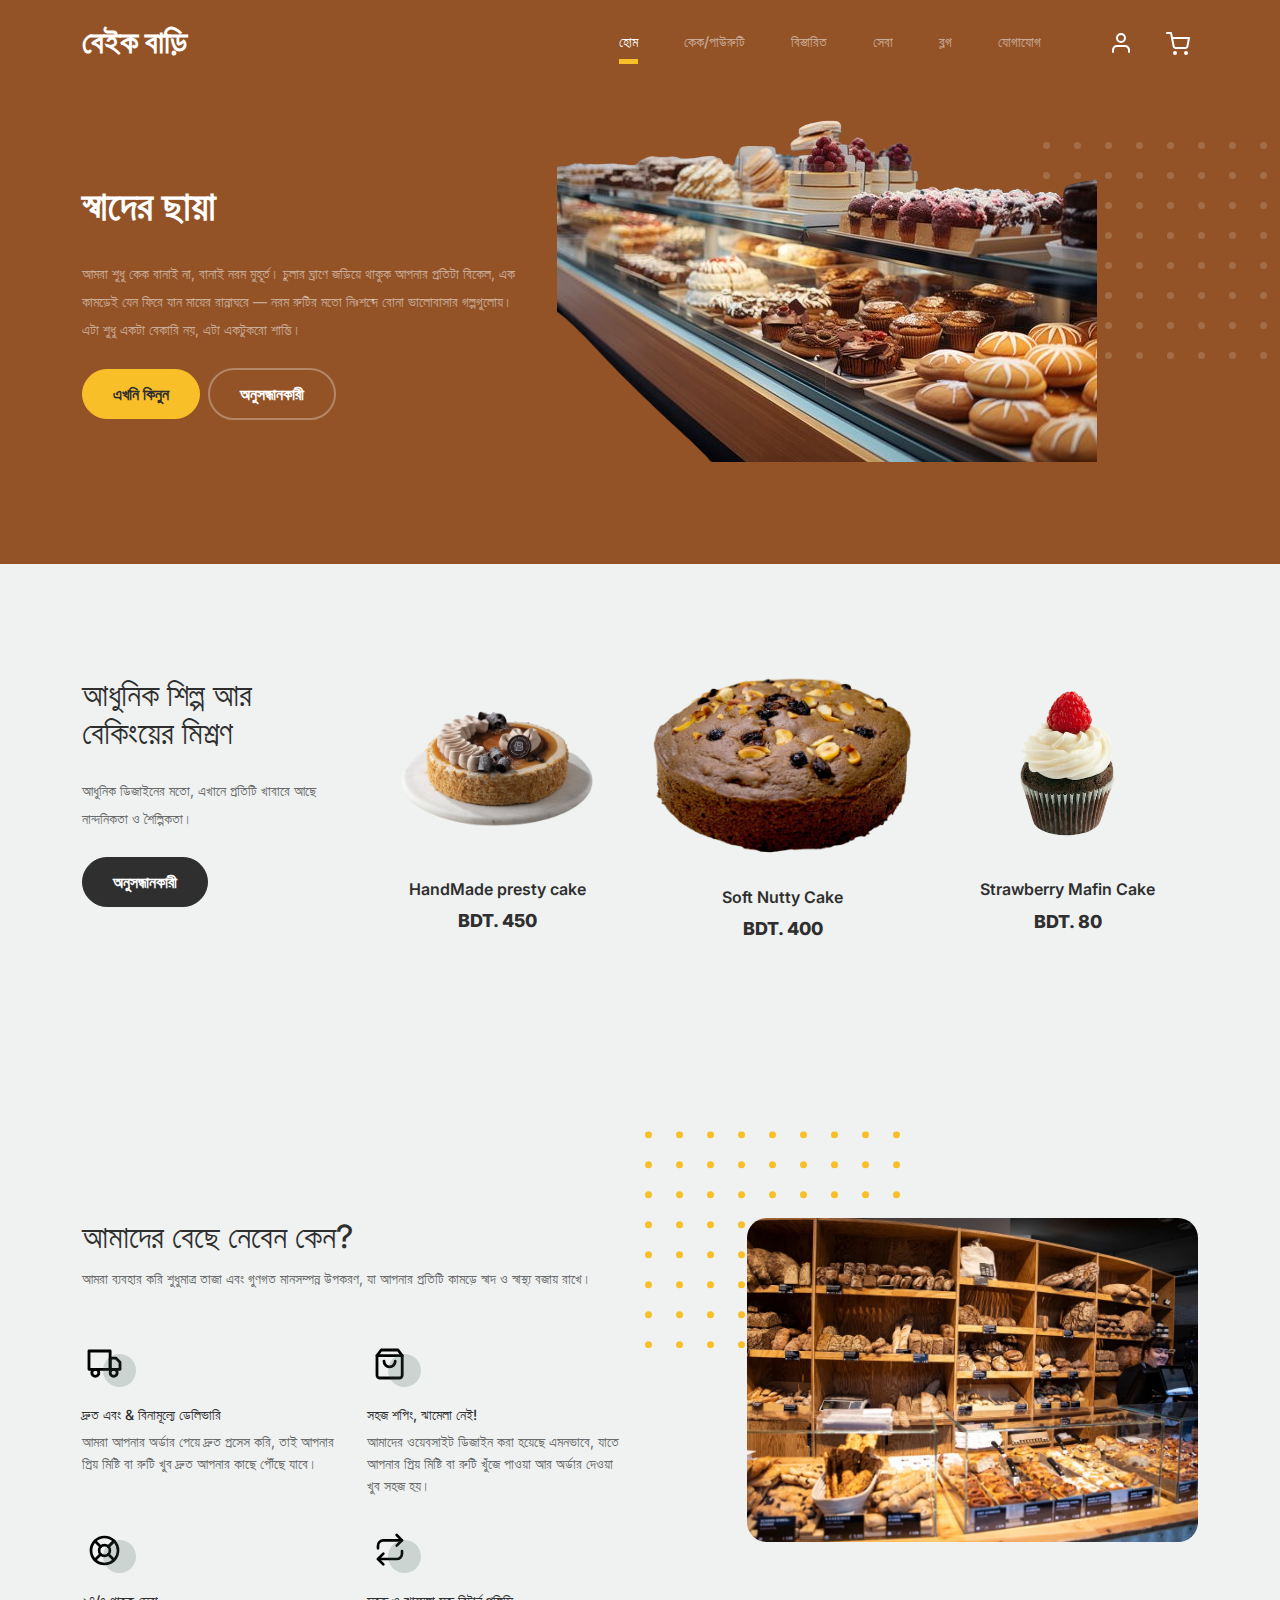
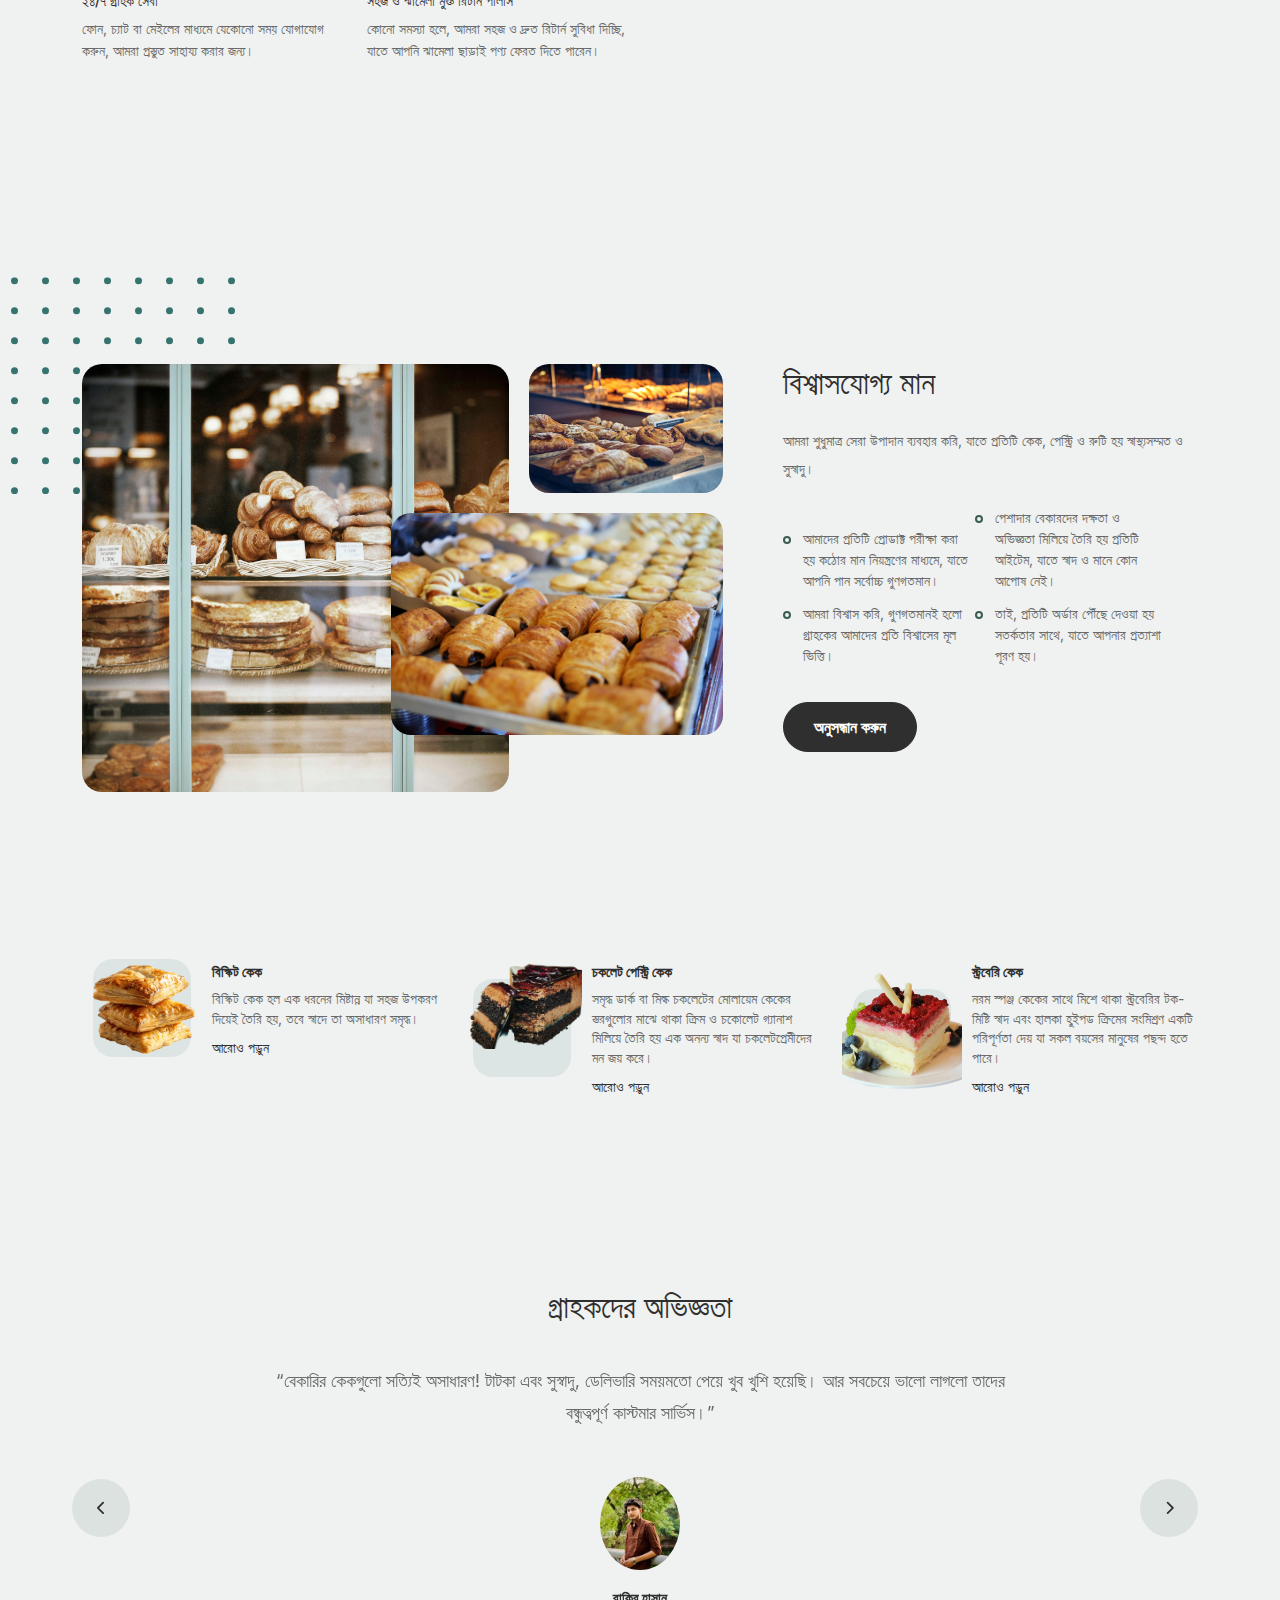
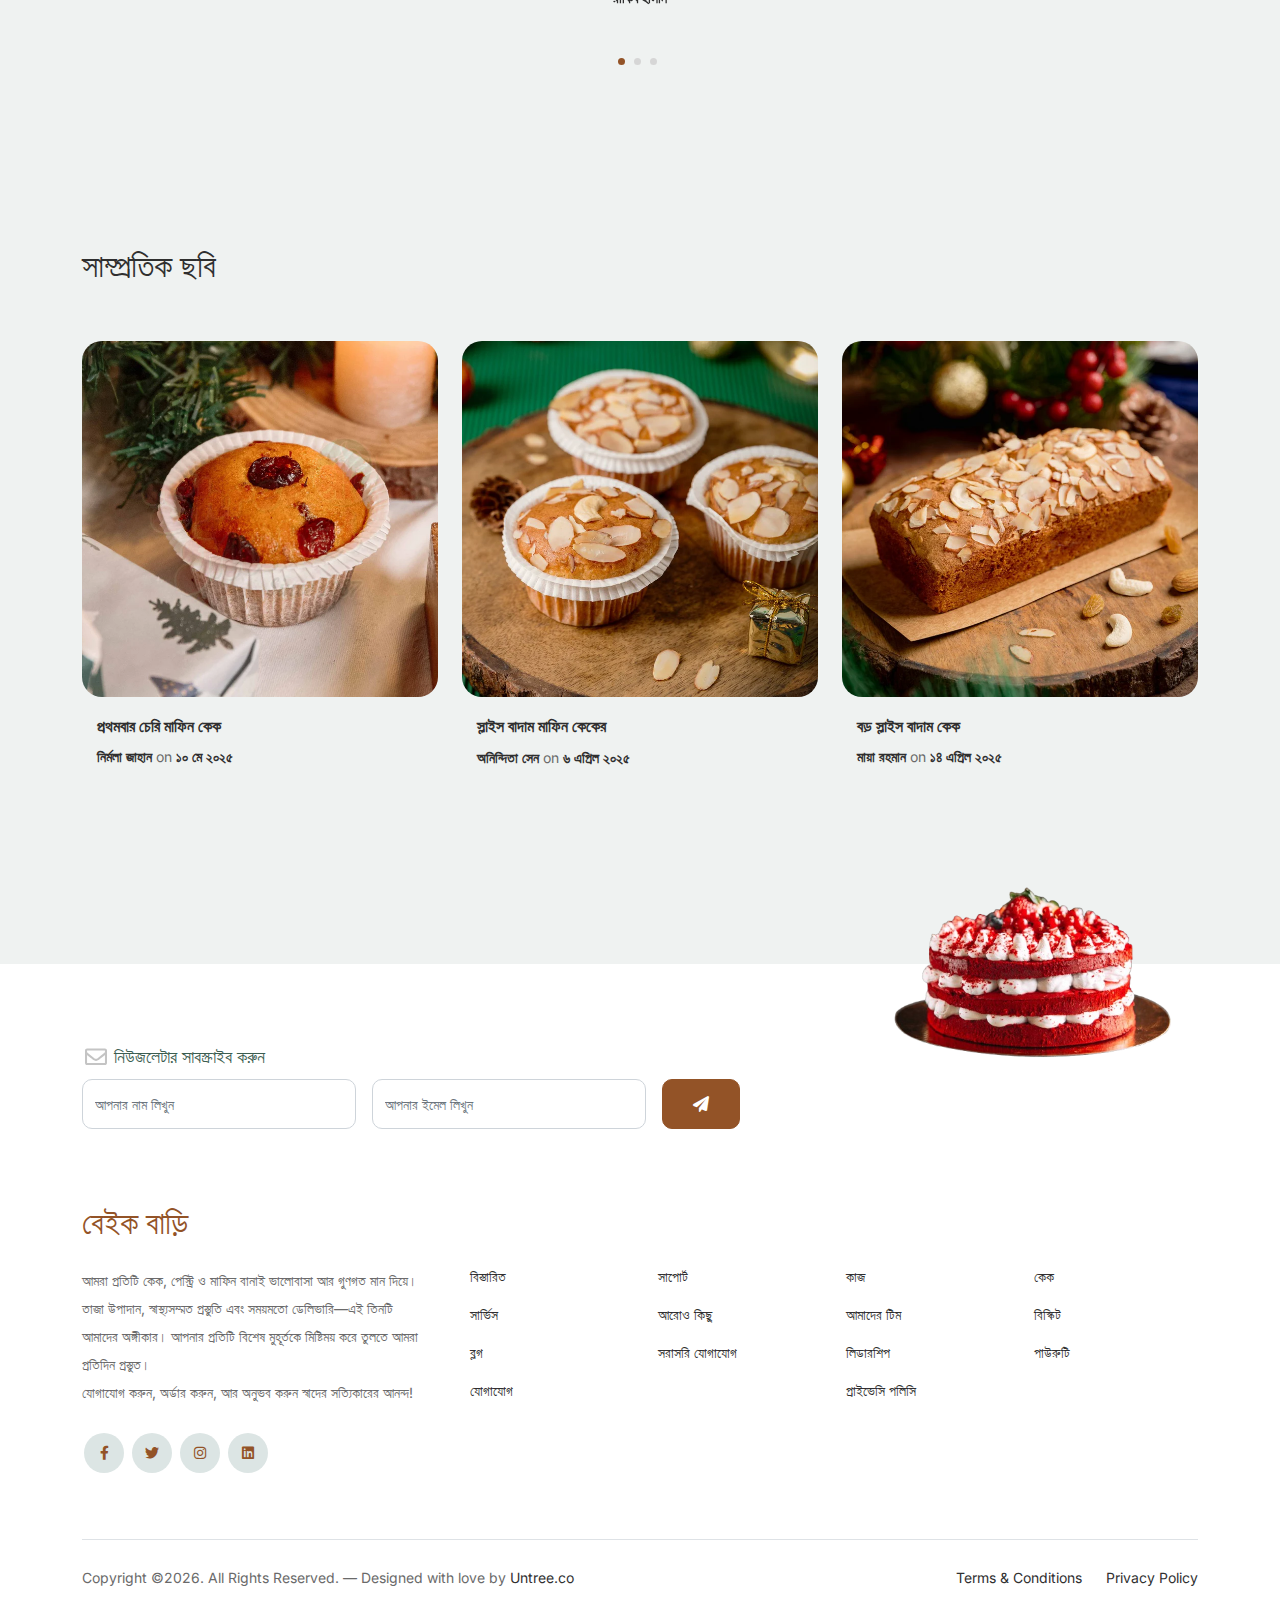
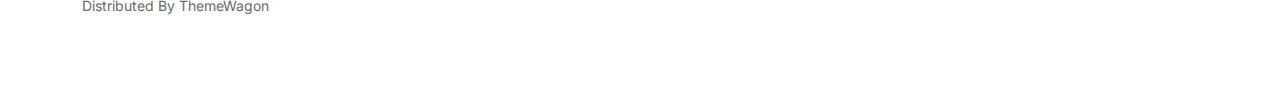
<file: index.html>
<!-- /*
* Bootstrap 5
* Template Name: Furni
* Template Author: Untree.co
* Template URI: https://untree.co/
* License: https://creativecommons.org/licenses/by/3.0/
*/ -->
<!doctype html>
<html lang="en">
<head>
  <meta charset="utf-8">
  <meta name="viewport" content="width=device-width, initial-scale=1, shrink-to-fit=no">
  <meta name="author" content="Untree.co">
  <link rel="shortcut icon" href="favicon.webp">

  <meta name="description" content="" />
  <meta name="keywords" content="bootstrap, bootstrap4" />

		<!-- Bootstrap CSS -->
		<link href="css/bootstrap.min.css" rel="stylesheet">
		<link href="https://cdnjs.cloudflare.com/ajax/libs/font-awesome/6.0.0-beta3/css/all.min.css" rel="stylesheet">
		<link href="css/tiny-slider.css" rel="stylesheet">
		<link href="css/style.css" rel="stylesheet">
		<title>বেইক বাড়ি </title>
	</head>

	<body>

		<!-- Start Header/Navigation -->
		<nav class="custom-navbar navbar navbar navbar-expand-md navbar-dark bg-dark" arial-label="Furni navigation bar">

			<div class="container">
				<a class="navbar-brand" href="index.html">বেইক বাড়ি<span></span></a>

				<button class="navbar-toggler" type="button" data-bs-toggle="collapse" data-bs-target="#navbarsFurni" aria-controls="navbarsFurni" aria-expanded="false" aria-label="Toggle navigation">
					<span class="navbar-toggler-icon"></span>
				</button>

				<div class="collapse navbar-collapse" id="navbarsFurni">
					<ul class="custom-navbar-nav navbar-nav ms-auto mb-2 mb-md-0">
						<li class="nav-item active">
							<a class="nav-link" href="index.html">হোম</a>
						</li>
						<li><a class="nav-link" href="shop.html">কেক/পাউরুটি</a></li>
						<li><a class="nav-link" href="about.html">বিস্তারিত</a></li>
						<li><a class="nav-link" href="services.html">সেবা</a></li>
						<li><a class="nav-link" href="blog.html">ব্লগ</a></li>
						<li><a class="nav-link" href="contact.html">যোগাযোগ</a></li>
					</ul>

					<ul class="custom-navbar-cta navbar-nav mb-2 mb-md-0 ms-5">
						<li><a class="nav-link" href="#"><img src="images/user.svg"></a></li>
						<li><a class="nav-link" href="cart.html"><img src="images/cart.svg"></a></li>
					</ul>
				</div>
			</div>
				
		</nav>
		<!-- End Header/Navigation -->

		<!-- Start Hero Section -->
			<div class="hero">
				<div class="container">
					<div class="row justify-content-between">
						<div class="col-lg-5">
							<div class="intro-excerpt">
								<h1>স্বাদের ছায়া  <span clsas="d-block"></span></h1>
								<p class="mb-4">আমরা শুধু কেক বানাই না, বানাই নরম মুহূর্ত।
চুলার ঘ্রাণে জড়িয়ে থাকুক আপনার প্রতিটা বিকেল,
এক কামড়েই যেন ফিরে যান মায়ের রান্নাঘরে —
নরম রুটির মতো নিঃশব্দে বোনা ভালোবাসার গল্পগুলোয়।
এটা শুধু একটা বেকারি নয়, এটা একটুকরো শান্তি।</p>
								<p><a href="" class="btn btn-secondary me-2">এখনি কিনুন</a><a href="#" class="btn btn-white-outline">অনুসন্ধানকারী</a></p>
							</div>
						</div>
						<div class="col-lg-7">
							<div class="hero-img-wrap">
								<img src="images/360_F_651107015_abLKrMusaJvqfk7lRa2XlS9cvP2V44pt-removebg-preview.png" class="img-fluid">
							</div>
						</div>
					</div>
				</div>
			</div>
		<!-- End Hero Section -->

		<!-- Start Product Section -->
		<div class="product-section">
			<div class="container">
				<div class="row">

					<!-- Start Column 1 -->
					<div class="col-md-12 col-lg-3 mb-5 mb-lg-0">
						<h2 class="mb-4 section-title">আধুনিক শিল্প আর বেকিংয়ের মিশ্রণ</h2>
						<p class="mb-4">আধুনিক ডিজাইনের মতো, এখানে প্রতিটি খাবারে আছে নান্দনিকতা ও শৈল্পিকতা। </p>
						<p><a href="shop.html" class="btn">অনুসন্ধানকারী</a></p>
					</div> 
					<!-- End Column 1 -->

					<!-- Start Column 2 -->
					<div class="col-12 col-md-4 col-lg-3 mb-5 mb-md-0">
						<a class="product-item" href="cart.html">
							<img src="images/product-1 (2).png" class="img-fluid product-thumbnail">
							<h3 class="product-title">HandMade presty cake</h3>
							<strong class="product-price">BDT. 450</strong>

							<span class="icon-cross">
								<img src="images/cross.svg" class="img-fluid">
							</span>
						</a>
					</div> 
					<!-- End Column 2 -->

					<!-- Start Column 3 -->
					<div class="col-12 col-md-4 col-lg-3 mb-5 mb-md-0">
						<a class="product-item" href="cart.html">
							<img src="images/product-2 (2).png" class="img-fluid product-thumbnail">
							<h3 class="product-title">Soft Nutty Cake</h3>
							<strong class="product-price">BDT. 400</strong>

							<span class="icon-cross">
								<img src="images/cross.svg" class="img-fluid">
							</span>
						</a>
					</div>
					<!-- End Column 3 -->

					<!-- Start Column 4 -->
					<div class="col-12 col-md-4 col-lg-3 mb-5 mb-md-0">
						<a class="product-item" href="cart.html">
							<img src="images/product-3 (2).png" class="img-fluid product-thumbnail">
							<h3 class="product-title">Strawberry Mafin Cake</h3>
							<strong class="product-price">BDT. 80</strong>

							<span class="icon-cross">
								<img src="images/cross.svg" class="img-fluid">
							</span>
						</a>
					</div>
					<!-- End Column 4 -->

				</div>
			</div>
		</div>
		<!-- End Product Section -->

		<!-- Start Why Choose Us Section -->
		<div class="why-choose-section">
			<div class="container">
				<div class="row justify-content-between">
					<div class="col-lg-6">
						<h2 class="section-title">আমাদের বেছে নেবেন কেন?</h2>
						<p>আমরা ব্যবহার করি শুধুমাত্র তাজা এবং গুণগত মানসম্পন্ন উপকরণ, যা আপনার প্রতিটি কামড়ে স্বাদ ও স্বাস্থ্য বজায় রাখে।</p>

						<div class="row my-5">
							<div class="col-6 col-md-6">
								<div class="feature">
									<div class="icon">
										<img src="images/truck.svg" alt="Image" class="imf-fluid">
									</div>
									<h3>দ্রুত এবং  &amp; বিনামূল্যে ডেলিভারি</h3>
									<p>আমরা আপনার অর্ডার পেয়ে দ্রুত প্রসেস করি, তাই আপনার প্রিয় মিষ্টি বা রুটি খুব দ্রুত আপনার কাছে পৌঁছে যাবে।</p>
								</div>
							</div>

							<div class="col-6 col-md-6">
								<div class="feature">
									<div class="icon">
										<img src="images/bag.svg" alt="Image" class="imf-fluid">
									</div>
									<h3>সহজ শপিং, ঝামেলা নেই!</h3>
									<p>আমাদের ওয়েবসাইট ডিজাইন করা হয়েছে এমনভাবে, যাতে আপনার প্রিয় মিষ্টি বা রুটি খুঁজে পাওয়া আর অর্ডার দেওয়া খুব সহজ হয়।</p>
								</div>
							</div>

							<div class="col-6 col-md-6">
								<div class="feature">
									<div class="icon">
										<img src="images/support.svg" alt="Image" class="imf-fluid">
									</div>
									<h3>২৪/৭ গ্রাহক সেবা</h3>
									<p>ফোন, চ্যাট বা মেইলের মাধ্যমে যেকোনো সময় যোগাযোগ করুন, আমরা প্রস্তুত সাহায্য করার জন্য।</p>
								</div>
							</div>

							<div class="col-6 col-md-6">
								<div class="feature">
									<div class="icon">
										<img src="images/return.svg" alt="Image" class="imf-fluid">
									</div>
									<h3> সহজ ও ঝামেলা মুক্ত রিটার্ন পলিসি</h3>
									<p>কোনো সমস্যা হলে, আমরা সহজ ও দ্রুত রিটার্ন সুবিধা দিচ্ছি, যাতে আপনি ঝামেলা ছাড়াই পণ্য ফেরত দিতে পারেন।</p>
								</div>
							</div>

						</div>
					</div>

					<div class="col-lg-5">
						<div class="img-wrap">
							<img src="images/why-choose-us.webp" alt="Image" class="img-fluid">
						</div>
					</div>

				</div>
			</div>
		</div>
		<!-- End Why Choose Us Section -->

		<!-- Start We Help Section -->
		<div class="we-help-section">
			<div class="container">
				<div class="row justify-content-between">
					<div class="col-lg-7 mb-5 mb-lg-0">
						<div class="imgs-grid">
							<div class="grid grid-1"><img src="images/img-grid-1.jpeg" alt="Untree.co"></div>
							<div class="grid grid-2"><img src="images/img-grid-2.jpg" alt="Untree.co"></div>
							<div class="grid grid-3"><img src="images/img-grid-3.jpeg" alt="Untree.co"></div>
						</div>
					</div>
					<div class="col-lg-5 ps-lg-5">
						<h2 class="section-title mb-4">বিশ্বাসযোগ্য মান</h2>
						<p>আমরা শুধুমাত্র সেরা উপাদান ব্যবহার করি, যাতে প্রতিটি কেক, পেস্ট্রি ও রুটি হয় স্বাস্থ্যসম্মত ও সুস্বাদু।</p>

						<ul class="list-unstyled custom-list my-4">
							<li>আমাদের প্রতিটি প্রোডাক্ট পরীক্ষা করা হয় কঠোর মান নিয়ন্ত্রণের মাধ্যমে, যাতে আপনি পান সর্বোচ্চ গুণগতমান।</li>
							<li>পেশাদার বেকারদের দক্ষতা ও অভিজ্ঞতা মিলিয়ে তৈরি হয় প্রতিটি আইটেম, যাতে স্বাদ ও মানে কোন আপোষ নেই।</li>
							<li>আমরা বিশ্বাস করি, গুণগতমানই হলো গ্রাহকের আমাদের প্রতি বিশ্বাসের মূল ভিত্তি।</li>
							<li>তাই, প্রতিটি অর্ডার পৌঁছে দেওয়া হয় সতর্কতার সাথে, যাতে আপনার প্রত্যাশা পূরণ হয়।</li>
						</ul>
						<p><a herf="#" class="btn">অনুসন্ধান করুন</a></p>
					</div>
				</div>
			</div>
		</div>
		<!-- End We Help Section -->

		<!-- Start Popular Product -->
		<div class="popular-product">
			<div class="container">
				<div class="row">

					<div class="col-12 col-md-6 col-lg-4 mb-4 mb-lg-0">
						<div class="product-item-sm d-flex">
							<div class="thumbnail">
								<img src="images/product-1.png" alt="Image" class="img-fluid">
							</div>
							<div class="pt-3">
								<h3> বিস্কিট কেক </h3>
								<p>বিস্কিট কেক হল এক ধরনের মিষ্টান্ন যা সহজ উপকরণ দিয়েই তৈরি হয়, তবে স্বাদে তা অসাধারণ সমৃদ্ধ। </p>
								<p><a href="#">আরোও পড়ুন</a></p>
							</div>
						</div>
					</div>

					<div class="col-12 col-md-6 col-lg-4 mb-4 mb-lg-0">
						<div class="product-item-sm d-flex">
							<div class="thumbnail">
								<img src="images/product-2.png" alt="Image" class="img-fluid">
							</div>
							<div class="pt-3">
								<h3>চকলেট পেস্ট্রি কেক</h3>
								<p>সমৃদ্ধ ডার্ক বা মিল্ক চকলেটের মোলায়েম কেকের স্তরগুলোর মাঝে থাকা ক্রিম ও চকোলেট গ্যানাশ মিলিয়ে তৈরি হয় এক অনন্য স্বাদ যা চকলেটপ্রেমীদের মন জয় করে।</p>
								<p><a href="#">আরোও পড়ুন</a></p>
							</div>
						</div>
					</div>

					<div class="col-12 col-md-6 col-lg-4 mb-4 mb-lg-0">
						<div class="product-item-sm d-flex">
							<div class="thumbnail">
								<img src="images/product-3.png" alt="Image" class="img-fluid">
							</div>
							<div class="pt-3">
								<h3>স্ট্রবেরি কেক </h3>
								<p>নরম স্পঞ্জ কেকের সাথে মিশে থাকা স্ট্রবেরির টক-মিষ্টি স্বাদ এবং হালকা হুইপড ক্রিমের সংমিশ্রণ একটি পরিপূর্ণতা দেয় যা সকল বয়সের মানুষের পছন্দ হতে পারে।</p>
								<p><a href="#">আরোও পড়ুন</a></p>
							</div>
						</div>
					</div>

				</div>
			</div>
		</div>
		<!-- End Popular Product -->

		<!-- Start Testimonial Slider -->
		<div class="testimonial-section">
			<div class="container">
				<div class="row">
					<div class="col-lg-7 mx-auto text-center">
						<h2 class="section-title">গ্রাহকদের অভিজ্ঞতা</h2>
					</div>
				</div>

				<div class="row justify-content-center">
					<div class="col-lg-12">
						<div class="testimonial-slider-wrap text-center">

							<div id="testimonial-nav">
								<span class="prev" data-controls="prev"><span class="fa fa-chevron-left"></span></span>
								<span class="next" data-controls="next"><span class="fa fa-chevron-right"></span></span>
							</div>

							<div class="testimonial-slider">
								
								<div class="item">
									<div class="row justify-content-center">
										<div class="col-lg-8 mx-auto">

											<div class="testimonial-block text-center">
												<blockquote class="mb-5">
													<p>&ldquo;বেকারির কেকগুলো সত্যিই অসাধারণ! টাটকা এবং সুস্বাদু, ডেলিভারি সময়মতো পেয়ে খুব খুশি হয়েছি। আর সবচেয়ে ভালো লাগলো তাদের বন্ধুত্বপূর্ণ কাস্টমার সার্ভিস।&rdquo;</p>
												</blockquote>

												<div class="author-info">
													<div class="author-pic">
														<img src="images/person-1.jpeg" alt="Maria Jones" class="img-fluid">
													</div>
													<h3 class="font-weight-bold"> রাকিব হাসান</h3>
													<span class="position d-block mb-3"></span>
												</div>
											</div>

										</div>
									</div>
								</div> 
								<!-- END item -->

								<div class="item">
									<div class="row justify-content-center">
										<div class="col-lg-8 mx-auto">

											<div class="testimonial-block text-center">
												<blockquote class="mb-5">
													<p>&ldquo;আমি স্ট্রবেরি কেক অর্ডার দিয়েছিলাম, স্বাদে এতটা মোলায়েম ও তাজা কাটা ফল কখনো পাইনি। এটা আমার পরিবারের সবাই পছন্দ করেছে।&rdquo;</p>
												</blockquote>

												<div class="author-info">
													<div class="author-pic">
														<img src="images/person-2.jpeg" alt="Maria Jones" class="img-fluid">
													</div>
													<h3 class="font-weight-bold">মেহজাবীন আক্তার</h3>
													<span class="position d-block mb-3"></span>
												</div>
											</div>

										</div>
									</div>
								</div> 
								<!-- END item -->

								<div class="item">
									<div class="row justify-content-center">
										<div class="col-lg-8 mx-auto">

											<div class="testimonial-block text-center">
												<blockquote class="mb-5">
													<p>&ldquo;বিস্কিট কেকটি আমার ছোট বোনের জন্মদিনে দিয়েছিলাম, সবাই প্রশংসা করেছে। সহজেই অর্ডার ও ডেলিভারি হওয়ায় অনেক সুবিধা হয়েছে।&rdquo;</p>
												</blockquote>

												<div class="author-info">
													<div class="author-pic">
														<img src="images/person-3.jpeg" alt="Maria Jones" class="img-fluid">
													</div>
													<h3 class="font-weight-bold">সাইফুল ইসলাম</h3>
													<span class="position d-block mb-3"></span>
												</div>
											</div>

										</div>
									</div>
								</div> 
								<!-- END item -->

							</div>

						</div>
					</div>
				</div>
			</div>
		</div>
		<!-- End Testimonial Slider -->

		<!-- Start Blog Section -->
		<div class="blog-section">
			<div class="container">
				<div class="row mb-5">
					<div class="col-md-6">
						<h2 class="section-title">সাম্প্রতিক ছবি</h2>
					</div>
					<div class="col-md-6 text-start text-md-end">
					
					</div>
				</div>

				<div class="row">

					<div class="col-12 col-sm-6 col-md-4 mb-4 mb-md-0">
						<div class="post-entry">
							<a href="#" class="post-thumbnail"><img src="images/post-1 (1).webp" alt="Image" class="img-fluid"></a>
							<div class="post-content-entry">
								<h3><a href="#">প্রথমবার চেরি মাফিন কেক</a></h3>
								<div class="meta">
									<span> <a href="#">নির্মলা জাহান</a></span> <span>on <a href="#">১০ মে ২০২৫</a></span>
								</div>
							</div>
						</div>
					</div>

					<div class="col-12 col-sm-6 col-md-4 mb-4 mb-md-0">
						<div class="post-entry">
							<a href="#" class="post-thumbnail"><img src="images/post-1 (2).webp" alt="Image" class="img-fluid"></a>
							<div class="post-content-entry">
								<h3><a href="#">স্লাইস বাদাম মাফিন কেকের</a></h3>
								<div class="meta">
									<span> <a href="#">অনিন্দিতা সেন</a></span> <span>on <a href="#">৬ এপ্রিল ২০২৫</a></span>
								</div>
							</div>
						</div>
					</div>

					<div class="col-12 col-sm-6 col-md-4 mb-4 mb-md-0">
						<div class="post-entry">
							<a href="#" class="post-thumbnail"><img src="images/post-1 (3).webp" alt="Image" class="img-fluid"></a>
							<div class="post-content-entry">
								<h3><a href="#">বড় স্লাইস বাদাম কেক </a></h3>
								<div class="meta">
									<span> <a href="#">মায়া রহমান</a></span> <span>on <a href="#">১৪ এপ্রিল ২০২৫</a></span>
								</div>
							</div>
						</div>
					</div>

				</div>
			</div>
		</div>
		<!-- End Blog Section -->	

		<!-- Start Footer Section -->
		<footer class="footer-section">
			<div class="container relative">

				<div class="sofa-img">
					<img src="images/dyud-listing-removebg-preview.png" alt="Image" class="img-fluid">
				</div>

				<div class="row">
					<div class="col-lg-8">
						<div class="subscription-form">
							<h3 class="d-flex align-items-center"><span class="me-1"><img src="images/envelope-outline.svg" alt="Image" class="img-fluid"></span><span>নিউজলেটার সাবস্ক্রাইব করুন</span></h3>

							<form action="#" class="row g-3">
								<div class="col-auto">
									<input type="text" class="form-control" placeholder="আপনার নাম লিখুন">
								</div>
								<div class="col-auto">
									<input type="email" class="form-control" placeholder="আপনার ইমেল লিখুন">
								</div>
								<div class="col-auto">
									<button class="btn btn-primary">
										<span class="fa fa-paper-plane"></span>
									</button>
								</div>
							</form>

						</div>
					</div>
				</div>

				<div class="row g-5 mb-5">
					<div class="col-lg-4">
						<div class="mb-4 footer-logo-wrap"><a href="#" class="footer-logo">বেইক বাড়ি<span></span></a></div>
						<p class="mb-4">আমরা প্রতিটি কেক, পেস্ট্রি ও মাফিন বানাই ভালোবাসা আর গুণগত মান দিয়ে। তাজা উপাদান, স্বাস্থ্যসম্মত প্রস্তুতি এবং সময়মতো ডেলিভারি—এই তিনটি আমাদের অঙ্গীকার। আপনার প্রতিটি বিশেষ মুহূর্তকে মিষ্টিময় করে তুলতে আমরা প্রতিদিন প্রস্তুত।<br>
যোগাযোগ করুন, অর্ডার করুন, আর অনুভব করুন স্বাদের সত্যিকারের আনন্দ!</p>

						<ul class="list-unstyled custom-social">
							<li><a href="#"><span class="fa fa-brands fa-facebook-f"></span></a></li>
							<li><a href="#"><span class="fa fa-brands fa-twitter"></span></a></li>
							<li><a href="#"><span class="fa fa-brands fa-instagram"></span></a></li>
							<li><a href="#"><span class="fa fa-brands fa-linkedin"></span></a></li>
						</ul>
					</div>

					<div class="col-lg-8">
						<div class="row links-wrap">
							<div class="col-6 col-sm-6 col-md-3">
								<ul class="list-unstyled">
									<li><a href="#">বিস্তারিত</a></li>
									<li><a href="#">সার্ভিস</a></li>
									<li><a href="#">ব্লগ</a></li>
									<li><a href="#">যোগাযোগ</a></li>
								</ul>
							</div>

							<div class="col-6 col-sm-6 col-md-3">
								<ul class="list-unstyled">
									<li><a href="#">সাপোর্ট</a></li>
									<li><a href="#">আরোও কিছু</a></li>
									<li><a href="#">সরাসরি যোগাযোগ</a></li>
								</ul>
							</div>

							<div class="col-6 col-sm-6 col-md-3">
								<ul class="list-unstyled">
									<li><a href="#">কাজ</a></li>
									<li><a href="#">আমাদের টিম</a></li>
									<li><a href="#">লিডারশিপ</a></li>
									<li><a href="#">প্রাইভেসি পলিসি</a></li>
								</ul>
							</div>

							<div class="col-6 col-sm-6 col-md-3">
								<ul class="list-unstyled">
									<li><a href="#">কেক</a></li>
									<li><a href="#">বিস্কিট</a></li>
									<li><a href="#">পাউরুটি</a></li>
								</ul>
							</div>
						</div>
					</div>

				</div>

				<div class="border-top copyright">
					<div class="row pt-4">
						<div class="col-lg-6">
							<p class="mb-2 text-center text-lg-start">Copyright &copy;<script>document.write(new Date().getFullYear());</script>. All Rights Reserved. &mdash; Designed with love by <a href="https://untree.co">Untree.co</a> Distributed By <a hreff="https://themewagon.com">ThemeWagon</a>  <!-- License information: https://untree.co/license/ -->
            </p>
						</div>

						<div class="col-lg-6 text-center text-lg-end">
							<ul class="list-unstyled d-inline-flex ms-auto">
								<li class="me-4"><a href="#">Terms &amp; Conditions</a></li>
								<li><a href="#">Privacy Policy</a></li>
							</ul>
						</div>

					</div>
				</div>

			</div>
		</footer>
		<!-- End Footer Section -->	


		<script src="js/bootstrap.bundle.min.js"></script>
		<script src="js/tiny-slider.js"></script>
		<script src="js/custom.js"></script>
	</body>

</html>
</file>
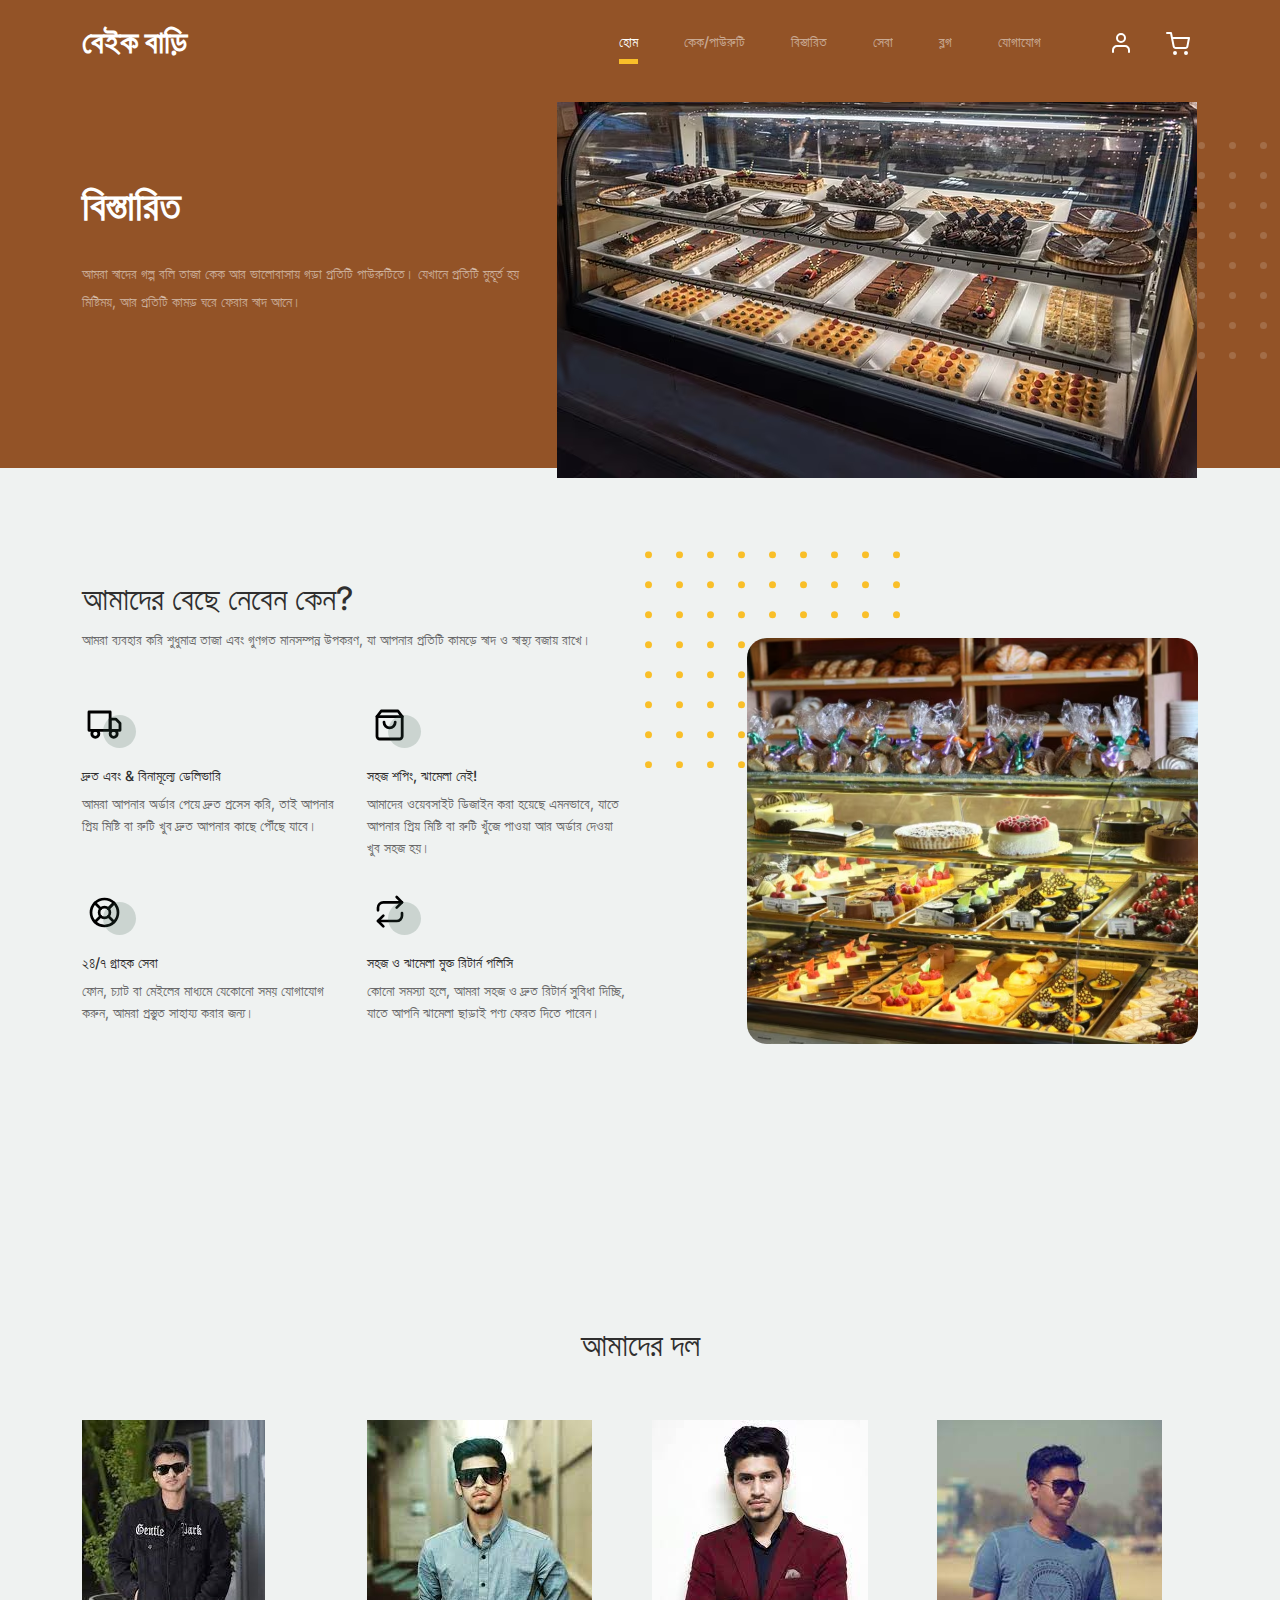
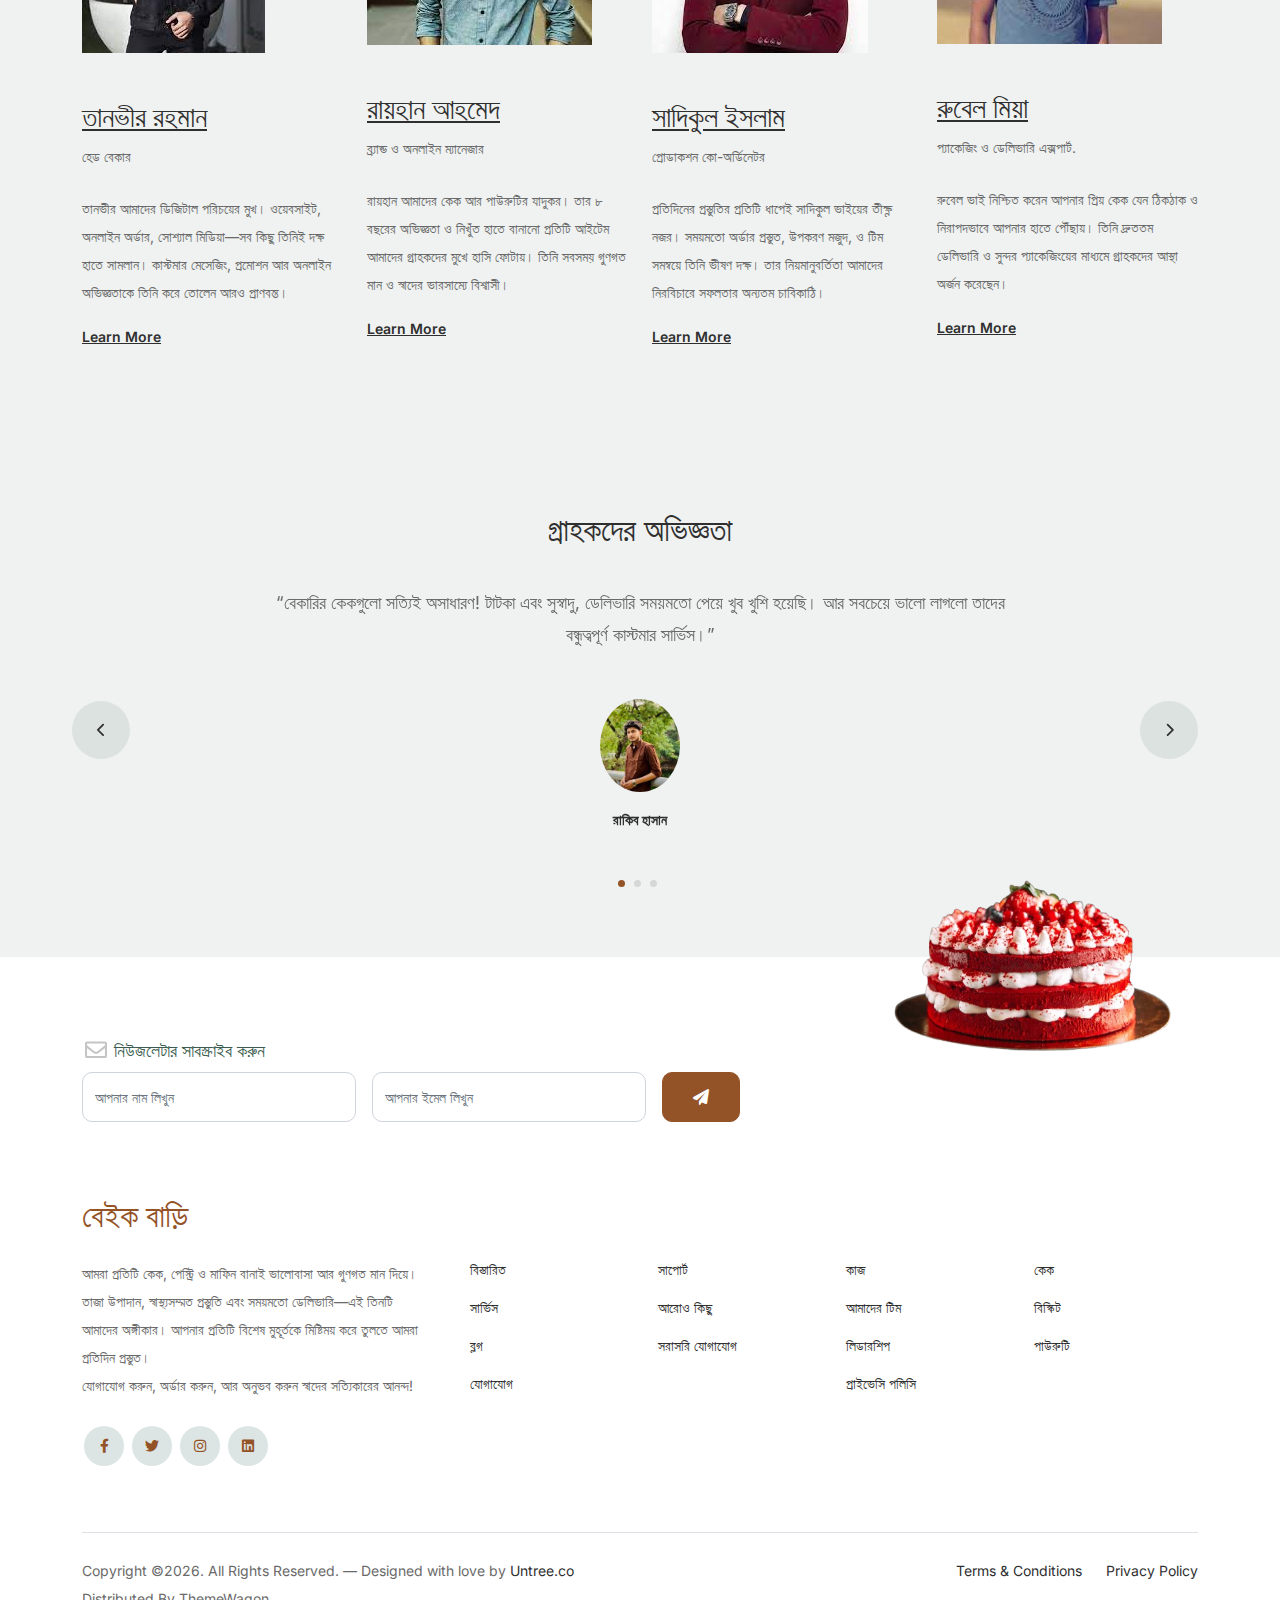
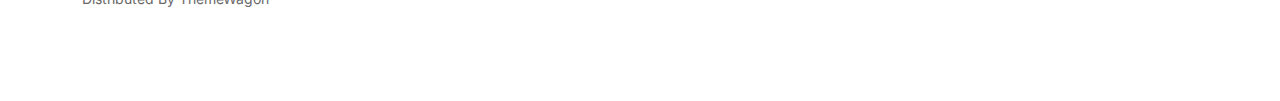
<file: about.html>
<!-- /*
* Bootstrap 5
* Template Name: Furni
* Template Author: Untree.co
* Template URI: https://untree.co/
* License: https://creativecommons.org/licenses/by/3.0/
*/ -->
<!doctype html>
<html lang="en">
<head>
  <meta charset="utf-8">
  <meta name="viewport" content="width=device-width, initial-scale=1, shrink-to-fit=no">
  <meta name="author" content="Untree.co">
  <link rel="shortcut icon" href="favicon.webp">

  <meta name="description" content="" />
  <meta name="keywords" content="bootstrap, bootstrap4" />

		<!-- Bootstrap CSS -->
		<link href="css/bootstrap.min.css" rel="stylesheet">
		<link href="https://cdnjs.cloudflare.com/ajax/libs/font-awesome/6.0.0-beta3/css/all.min.css" rel="stylesheet">
		<link href="css/tiny-slider.css" rel="stylesheet">
		<link href="css/style.css" rel="stylesheet">
		<title>বেইক বাড়ি</title>
	</head>

	<body>

		<!-- Start Header/Navigation -->
		<nav class="custom-navbar navbar navbar navbar-expand-md navbar-dark bg-dark" arial-label="Furni navigation bar">

			<div class="container">
				<a class="navbar-brand" href="index.html">বেইক বাড়ি<span></span></a>

				<button class="navbar-toggler" type="button" data-bs-toggle="collapse" data-bs-target="#navbarsFurni" aria-controls="navbarsFurni" aria-expanded="false" aria-label="Toggle navigation">
					<span class="navbar-toggler-icon"></span>
				</button>

				<div class="collapse navbar-collapse" id="navbarsFurni">
					<ul class="custom-navbar-nav navbar-nav ms-auto mb-2 mb-md-0">
						<li class="nav-item active">
							<a class="nav-link" href="index.html">হোম</a>
						</li>
						<li><a class="nav-link" href="shop.html">কেক/পাউরুটি</a></li>
						<li><a class="nav-link" href="about.html">বিস্তারিত</a></li>
						<li><a class="nav-link" href="services.html">সেবা</a></li>
						<li><a class="nav-link" href="blog.html">ব্লগ</a></li>
						<li><a class="nav-link" href="contact.html">যোগাযোগ</a></li>
					</ul>

					<ul class="custom-navbar-cta navbar-nav mb-2 mb-md-0 ms-5">
						<li><a class="nav-link" href="#"><img src="images/user.svg"></a></li>
						<li><a class="nav-link" href="cart.html"><img src="images/cart.svg"></a></li>
					</ul>
				</div>
			</div>
				
		</nav>
		<!-- End Header/Navigation -->

		<!-- Start Hero Section -->
			<div class="hero">
				<div class="container">
					<div class="row justify-content-between">
						<div class="col-lg-5">
							<div class="intro-excerpt">
								<h1>বিস্তারিত</h1>
								<p class="mb-4">আমরা স্বাদের গল্প বলি তাজা কেক আর ভালোবাসায় গড়া প্রতিটি পাউরুটিতে।
যেখানে প্রতিটি মুহূর্ত হয় মিষ্টিময়, আর প্রতিটি কামড় ঘরে ফেরার স্বাদ আনে।

</p>
							
							</div>
						</div>
						<div class="col-lg-7">
							<div class="hero-img-wrap">
								<img src="images/HERO-1.avif" class="img-fluid">
							</div>
						</div>
					</div>
				</div>
			</div>
		<!-- End Hero Section -->

		

		<!-- Start Why Choose Us Section -->
		<div class="why-choose-section">
			<div class="container">
				<div class="row justify-content-between align-items-center">
					<div class="col-lg-6">
						<h2 class="section-title">আমাদের বেছে নেবেন কেন?</h2>
						<p>আমরা ব্যবহার করি শুধুমাত্র তাজা এবং গুণগত মানসম্পন্ন উপকরণ, যা আপনার প্রতিটি কামড়ে স্বাদ ও স্বাস্থ্য বজায় রাখে।</p>

						<div class="row my-5">
							<div class="col-6 col-md-6">
								<div class="feature">
									<div class="icon">
										<img src="images/truck.svg" alt="Image" class="imf-fluid">
									</div>
									<h3>দ্রুত এবং  &amp; বিনামূল্যে ডেলিভারি</h3>
									<p>আমরা আপনার অর্ডার পেয়ে দ্রুত প্রসেস করি, তাই আপনার প্রিয় মিষ্টি বা রুটি খুব দ্রুত আপনার কাছে পৌঁছে যাবে।</p>
								</div>
							</div>

							<div class="col-6 col-md-6">
								<div class="feature">
									<div class="icon">
										<img src="images/bag.svg" alt="Image" class="imf-fluid">
									</div>
									<h3>সহজ শপিং, ঝামেলা নেই!</h3>
									<p>আমাদের ওয়েবসাইট ডিজাইন করা হয়েছে এমনভাবে, যাতে আপনার প্রিয় মিষ্টি বা রুটি খুঁজে পাওয়া আর অর্ডার দেওয়া খুব সহজ হয়।</p>
								</div>
							</div>

							<div class="col-6 col-md-6">
								<div class="feature">
									<div class="icon">
										<img src="images/support.svg" alt="Image" class="imf-fluid">
									</div>
									<h3>২৪/৭ গ্রাহক সেবা</h3>
									<p>ফোন, চ্যাট বা মেইলের মাধ্যমে যেকোনো সময় যোগাযোগ করুন, আমরা প্রস্তুত সাহায্য করার জন্য।</p>
								</div>
							</div>

							<div class="col-6 col-md-6">
								<div class="feature">
									<div class="icon">
										<img src="images/return.svg" alt="Image" class="imf-fluid">
									</div>
									<h3> সহজ ও ঝামেলা মুক্ত রিটার্ন পলিসি</h3>
									<p>কোনো সমস্যা হলে, আমরা সহজ ও দ্রুত রিটার্ন সুবিধা দিচ্ছি, যাতে আপনি ঝামেলা ছাড়াই পণ্য ফেরত দিতে পারেন।</p>
								</div>
							</div>

						</div>
					</div>

					<div class="col-lg-5">
						<div class="img-wrap">
							<img src="images/coorg-bake-house-bannerghatta-bangalore-cake-shops-eryavnx4eq.avif" alt="Image" class="img-fluid">
						</div>
					</div>

				</div>
			</div>
		</div>
		<!-- End Why Choose Us Section -->

		<!-- Start Team Section -->
		<div class="untree_co-section">
			<div class="container">

				<div class="row mb-5">
					<div class="col-lg-5 mx-auto text-center">
						<h2 class="section-title">আমাদের দল</h2>
					</div>
				</div>

				<div class="row">

					<!-- Start Column 1 -->
					<div class="col-12 col-md-6 col-lg-3 mb-5 mb-md-0">
						<img src="images/TEAM-1 (3).jpeg" class="img-fluid mb-5">
						<h3 clas><a href="#"><span class="">তানভীর </span> রহমান</a></h3>
            <span class="d-block position mb-4">হেড বেকার</span>
            <p>তানভীর আমাদের ডিজিটাল পরিচয়ের মুখ। ওয়েবসাইট, অনলাইন অর্ডার, সোশ্যাল মিডিয়া—সব কিছু তিনিই দক্ষ হাতে সামলান। কাস্টমার মেসেজিং, প্রমোশন আর অনলাইন অভিজ্ঞতাকে তিনি করে তোলেন আরও প্রাণবন্ত।</p>
            <p class="mb-0"><a href="#" class="more dark">Learn More <span class="icon-arrow_forward"></span></a></p>
					</div> 
					<!-- End Column 1 -->

					<!-- Start Column 2 -->
					<div class="col-12 col-md-6 col-lg-3 mb-5 mb-md-0">
						<img src="images/TEAM.jpeg" class="img-fluid mb-5">

						<h3 clas><a href="#"><span class="">রায়হান </span> আহমেদ</a></h3>
            <span class="d-block position mb-4">ব্র্যান্ড ও অনলাইন ম্যানেজার</span>
            <p>রায়হান আমাদের কেক আর পাউরুটির যাদুকর। তার ৮ বছরের অভিজ্ঞতা ও নিখুঁত হাতে বানানো প্রতিটি আইটেম আমাদের গ্রাহকদের মুখে হাসি ফোটায়। তিনি সবসময় গুণগত মান ও স্বাদের ভারসাম্যে বিশ্বাসী।</p>
            <p class="mb-0"><a href="#" class="more dark">Learn More <span class="icon-arrow_forward"></span></a></p>

					</div> 
					<!-- End Column 2 -->

					<!-- Start Column 3 -->
					<div class="col-12 col-md-6 col-lg-3 mb-5 mb-md-0">
						<img src="images/TEAM-1 (1).jpeg" class="img-fluid mb-5">
						<h3 clas><a href="#"><span class="">সাদিকুল  </span> ইসলাম</a></h3>
            <span class="d-block position mb-4">প্রোডাকশন কো-অর্ডিনেটর</span>
            <p>প্রতিদিনের প্রস্তুতির প্রতিটি ধাপেই সাদিকুল ভাইয়ের তীক্ষ্ণ নজর। সময়মতো অর্ডার প্রস্তুত, উপকরণ মজুদ, ও টিম সমন্বয়ে তিনি ভীষণ দক্ষ। তার নিয়মানুবর্তিতা আমাদের নিরবিচারে সফলতার অন্যতম চাবিকাঠি।

</p>
            <p class="mb-0"><a href="#" class="more dark">Learn More <span class="icon-arrow_forward"></span></a></p>
					</div> 
					<!-- End Column 3 -->

					<!-- Start Column 4 -->
					<div class="col-12 col-md-6 col-lg-3 mb-5 mb-md-0">
						<img src="images/TEAM-1 (2).jpeg" class="img-fluid mb-5">

						<h3 clas><a href="#"><span class=""> রুবেল   </span>মিয়া</a></h3>
            <span class="d-block position mb-4">প্যাকেজিং ও ডেলিভারি এক্সপার্ট.</span>
            <p>রুবেল ভাই নিশ্চিত করেন আপনার প্রিয় কেক যেন ঠিকঠাক ও নিরাপদভাবে আপনার হাতে পৌঁছায়। তিনি দ্রুততম ডেলিভারি ও সুন্দর প্যাকেজিংয়ের মাধ্যমে গ্রাহকদের আস্থা অর্জন করেছেন।</p>
            <p class="mb-0"><a href="#" class="more dark">Learn More <span class="icon-arrow_forward"></span></a></p>

          
					</div> 
					<!-- End Column 4 -->

					

				</div>
			</div>
		</div>
		<!-- End Team Section -->

		

		<!-- Start Testimonial Slider -->
		<div class="testimonial-section">
			<div class="container">
				<div class="row">
					<div class="col-lg-7 mx-auto text-center">
						<h2 class="section-title">গ্রাহকদের অভিজ্ঞতা</h2>
					</div>
				</div>

				<div class="row justify-content-center">
					<div class="col-lg-12">
						<div class="testimonial-slider-wrap text-center">

							<div id="testimonial-nav">
								<span class="prev" data-controls="prev"><span class="fa fa-chevron-left"></span></span>
								<span class="next" data-controls="next"><span class="fa fa-chevron-right"></span></span>
							</div>

							<div class="testimonial-slider">
								
								<div class="item">
									<div class="row justify-content-center">
										<div class="col-lg-8 mx-auto">

											<div class="testimonial-block text-center">
												<blockquote class="mb-5">
													<p>&ldquo;বেকারির কেকগুলো সত্যিই অসাধারণ! টাটকা এবং সুস্বাদু, ডেলিভারি সময়মতো পেয়ে খুব খুশি হয়েছি। আর সবচেয়ে ভালো লাগলো তাদের বন্ধুত্বপূর্ণ কাস্টমার সার্ভিস।&rdquo;</p>
												</blockquote>

												<div class="author-info">
													<div class="author-pic">
														<img src="images/person-1.jpeg" alt="Maria Jones" class="img-fluid">
													</div>
													<h3 class="font-weight-bold"> রাকিব হাসান</h3>
													<span class="position d-block mb-3"></span>
												</div>
											</div>

										</div>
									</div>
								</div> 
								<!-- END item -->

								<div class="item">
									<div class="row justify-content-center">
										<div class="col-lg-8 mx-auto">

											<div class="testimonial-block text-center">
												<blockquote class="mb-5">
													<p>&ldquo;আমি স্ট্রবেরি কেক অর্ডার দিয়েছিলাম, স্বাদে এতটা মোলায়েম ও তাজা কাটা ফল কখনো পাইনি। এটা আমার পরিবারের সবাই পছন্দ করেছে।&rdquo;</p>
												</blockquote>

												<div class="author-info">
													<div class="author-pic">
														<img src="images/person-2.jpeg" alt="Maria Jones" class="img-fluid">
													</div>
													<h3 class="font-weight-bold">মেহজাবীন আক্তার</h3>
													<span class="position d-block mb-3"></span>
												</div>
											</div>

										</div>
									</div>
								</div> 
								<!-- END item -->

								<div class="item">
									<div class="row justify-content-center">
										<div class="col-lg-8 mx-auto">

											<div class="testimonial-block text-center">
												<blockquote class="mb-5">
													<p>&ldquo;বিস্কিট কেকটি আমার ছোট বোনের জন্মদিনে দিয়েছিলাম, সবাই প্রশংসা করেছে। সহজেই অর্ডার ও ডেলিভারি হওয়ায় অনেক সুবিধা হয়েছে।&rdquo;</p>
												</blockquote>

												<div class="author-info">
													<div class="author-pic">
														<img src="images/person-3.jpeg" alt="Maria Jones" class="img-fluid">
													</div>
													<h3 class="font-weight-bold">সাইফুল ইসলাম</h3>
													<span class="position d-block mb-3"></span>
												</div>
											</div>

										</div>
									</div>
								</div> 
								<!-- END item -->

							</div>

						</div>
					</div>
				</div>
			</div>
		</div>
		<!-- End Testimonial Slider -->

		

		<!-- Start Footer Section -->
		<footer class="footer-section">
			<div class="container relative">

				<div class="sofa-img">
					<img src="images/dyud-listing-removebg-preview.png" alt="Image" class="img-fluid">
				</div>

				<div class="row">
					<div class="col-lg-8">
						<div class="subscription-form">
							<h3 class="d-flex align-items-center"><span class="me-1"><img src="images/envelope-outline.svg" alt="Image" class="img-fluid"></span><span>নিউজলেটার সাবস্ক্রাইব করুন</span></h3>

							<form action="#" class="row g-3">
								<div class="col-auto">
									<input type="text" class="form-control" placeholder="আপনার নাম লিখুন">
								</div>
								<div class="col-auto">
									<input type="email" class="form-control" placeholder="আপনার ইমেল লিখুন">
								</div>
								<div class="col-auto">
									<button class="btn btn-primary">
										<span class="fa fa-paper-plane"></span>
									</button>
								</div>
							</form>

						</div>
					</div>
				</div>

				<div class="row g-5 mb-5">
					<div class="col-lg-4">
						<div class="mb-4 footer-logo-wrap"><a href="#" class="footer-logo">বেইক বাড়ি<span></span></a></div>
						<p class="mb-4">আমরা প্রতিটি কেক, পেস্ট্রি ও মাফিন বানাই ভালোবাসা আর গুণগত মান দিয়ে। তাজা উপাদান, স্বাস্থ্যসম্মত প্রস্তুতি এবং সময়মতো ডেলিভারি—এই তিনটি আমাদের অঙ্গীকার। আপনার প্রতিটি বিশেষ মুহূর্তকে মিষ্টিময় করে তুলতে আমরা প্রতিদিন প্রস্তুত।<br>
যোগাযোগ করুন, অর্ডার করুন, আর অনুভব করুন স্বাদের সত্যিকারের আনন্দ!</p>

						<ul class="list-unstyled custom-social">
							<li><a href="#"><span class="fa fa-brands fa-facebook-f"></span></a></li>
							<li><a href="#"><span class="fa fa-brands fa-twitter"></span></a></li>
							<li><a href="#"><span class="fa fa-brands fa-instagram"></span></a></li>
							<li><a href="#"><span class="fa fa-brands fa-linkedin"></span></a></li>
						</ul>
					</div>

					<div class="col-lg-8">
						<div class="row links-wrap">
							<div class="col-6 col-sm-6 col-md-3">
								<ul class="list-unstyled">
									<li><a href="#">বিস্তারিত</a></li>
									<li><a href="#">সার্ভিস</a></li>
									<li><a href="#">ব্লগ</a></li>
									<li><a href="#">যোগাযোগ</a></li>
								</ul>
							</div>

							<div class="col-6 col-sm-6 col-md-3">
								<ul class="list-unstyled">
									<li><a href="#">সাপোর্ট</a></li>
									<li><a href="#">আরোও কিছু</a></li>
									<li><a href="#">সরাসরি যোগাযোগ</a></li>
								</ul>
							</div>

							<div class="col-6 col-sm-6 col-md-3">
								<ul class="list-unstyled">
									<li><a href="#">কাজ</a></li>
									<li><a href="#">আমাদের টিম</a></li>
									<li><a href="#">লিডারশিপ</a></li>
									<li><a href="#">প্রাইভেসি পলিসি</a></li>
								</ul>
							</div>

							<div class="col-6 col-sm-6 col-md-3">
								<ul class="list-unstyled">
									<li><a href="#">কেক</a></li>
									<li><a href="#">বিস্কিট</a></li>
									<li><a href="#">পাউরুটি</a></li>
								</ul>
							</div>
						</div>
					</div>

				</div>

				<div class="border-top copyright">
					<div class="row pt-4">
						<div class="col-lg-6">
							<p class="mb-2 text-center text-lg-start">Copyright &copy;<script>document.write(new Date().getFullYear());</script>. All Rights Reserved. &mdash; Designed with love by <a href="https://untree.co">Untree.co</a> Distributed By <a hreff="https://themewagon.com">ThemeWagon</a>  <!-- License information: https://untree.co/license/ -->
            </p>
						</div>

						<div class="col-lg-6 text-center text-lg-end">
							<ul class="list-unstyled d-inline-flex ms-auto">
								<li class="me-4"><a href="#">Terms &amp; Conditions</a></li>
								<li><a href="#">Privacy Policy</a></li>
							</ul>
						</div>

					</div>
				</div>

			</div>
		</footer>
		<!-- End Footer Section -->	


		<script src="js/bootstrap.bundle.min.js"></script>
		<script src="js/tiny-slider.js"></script>
		<script src="js/custom.js"></script>
	</body>

</html>
</file>
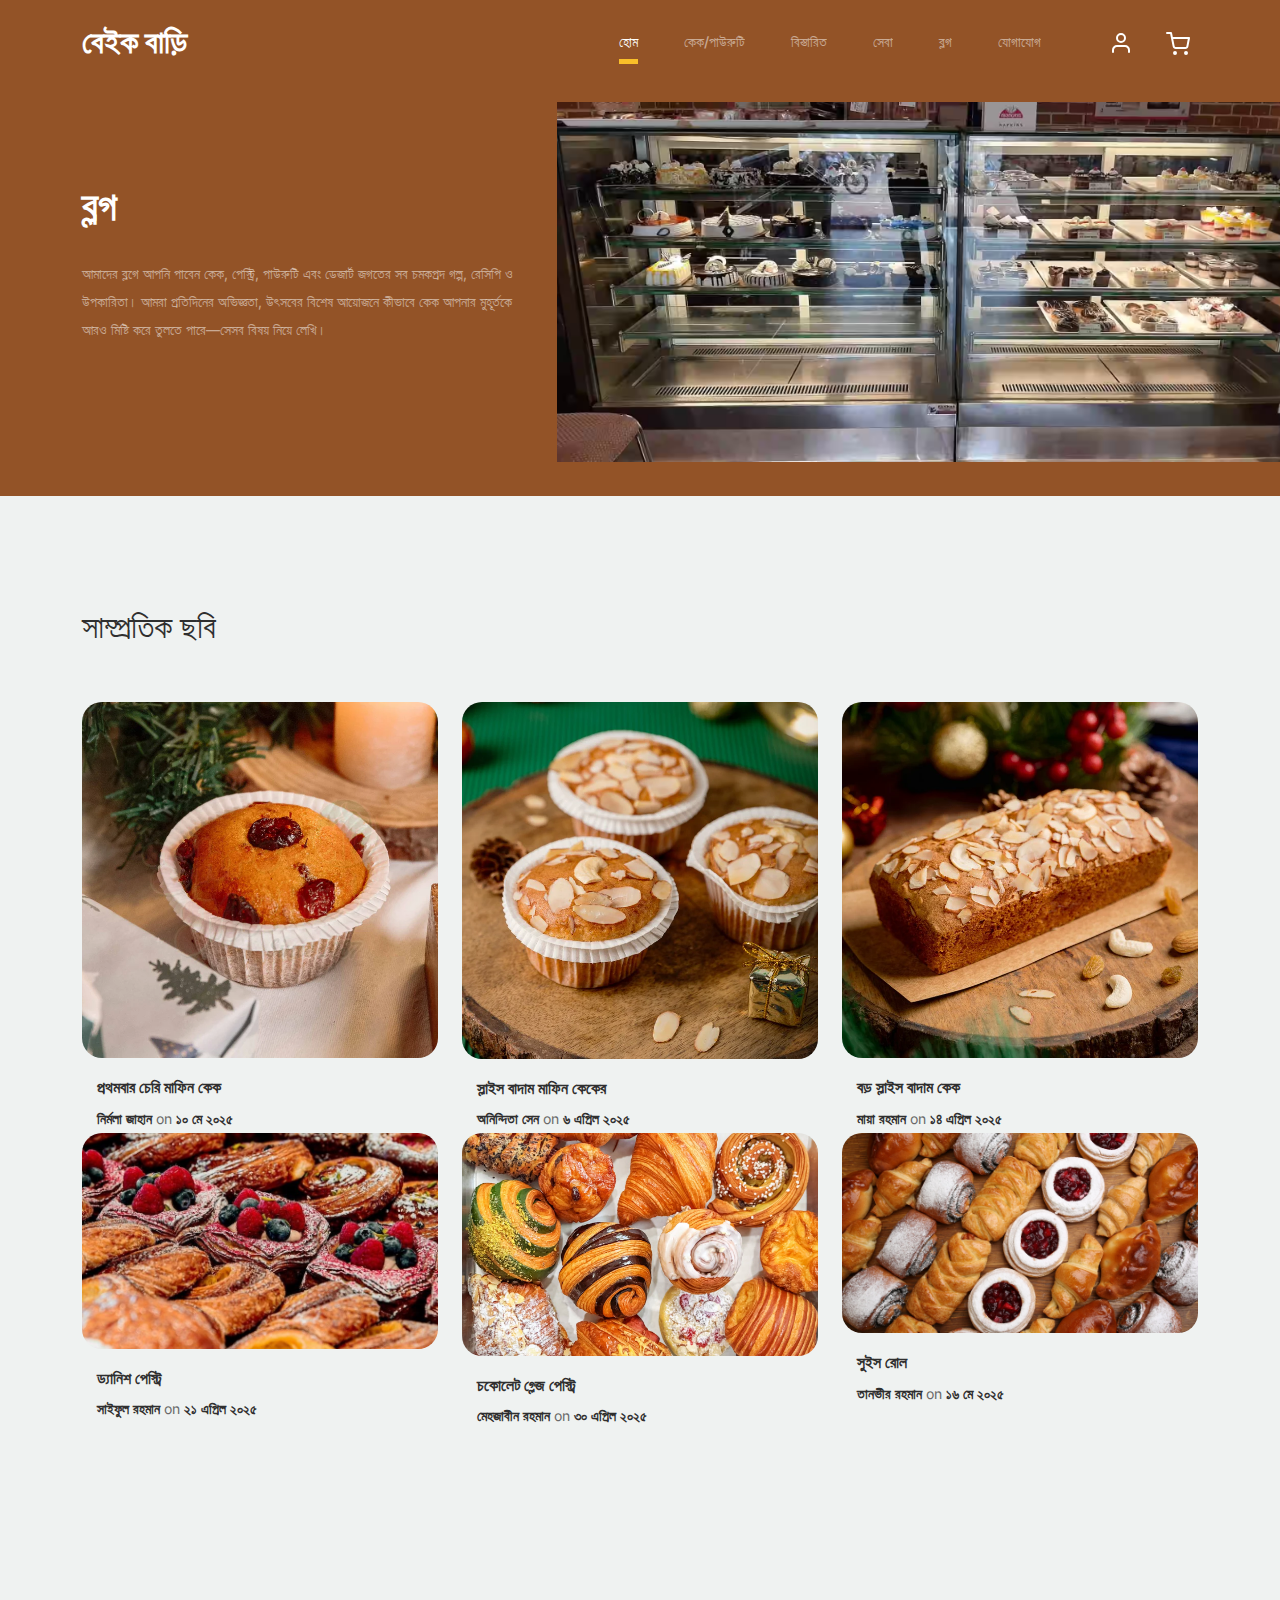
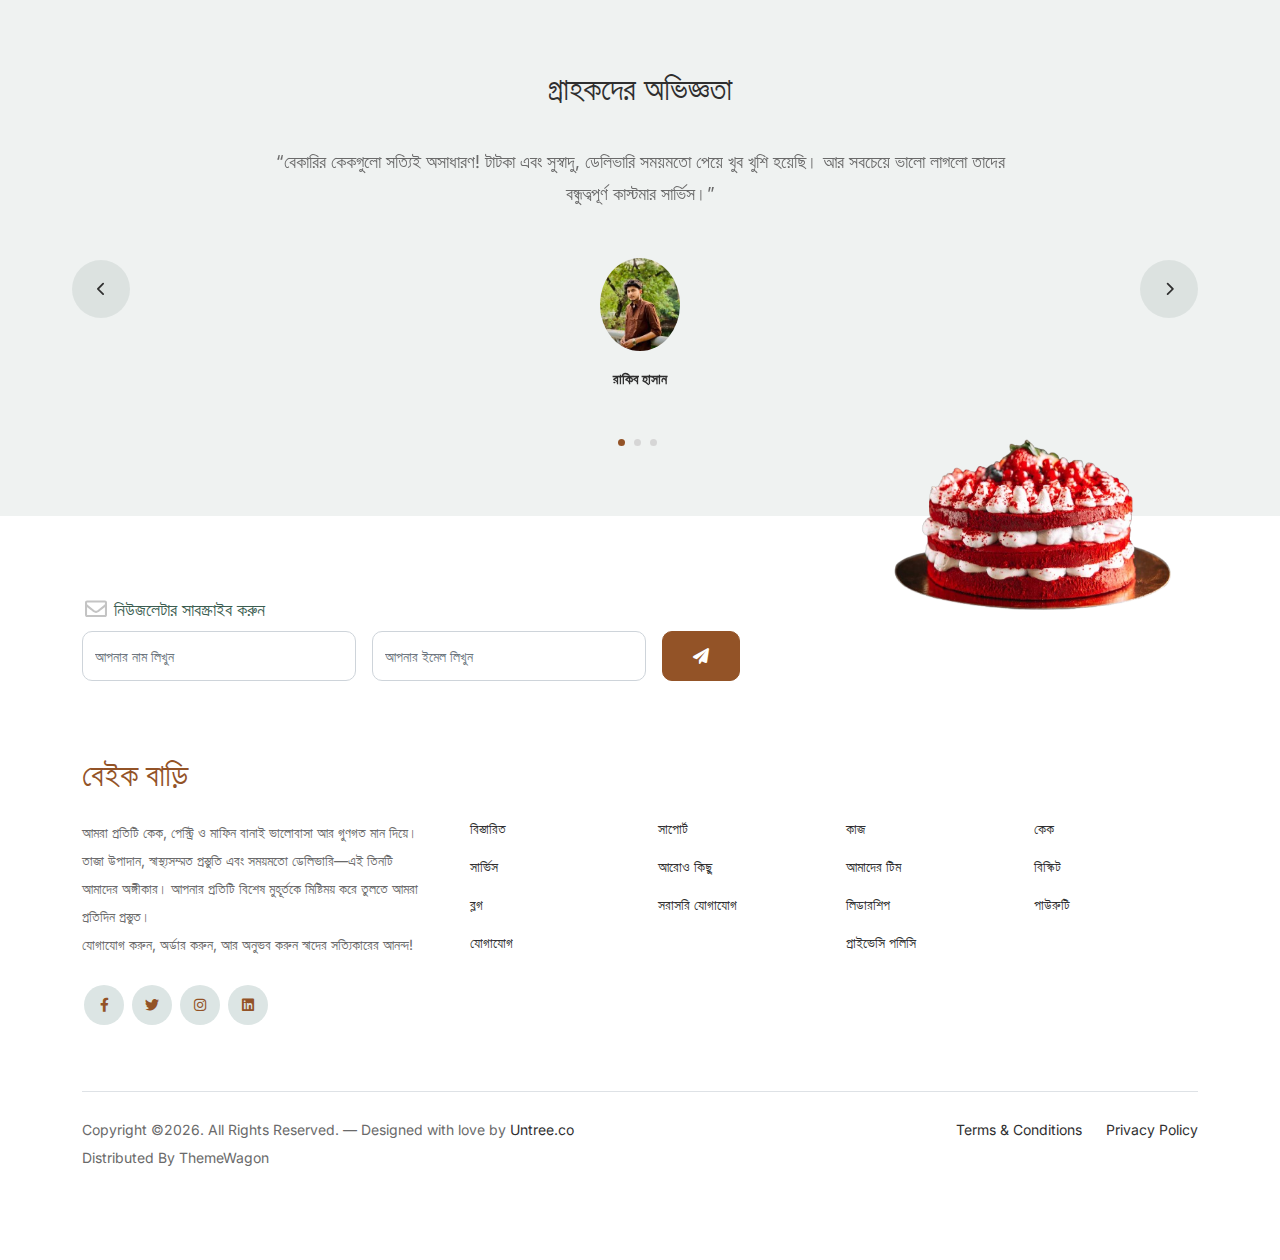
<file: blog.html>
<!-- /*
* Bootstrap 5
* Template Name: Furni
* Template Author: Untree.co
* Template URI: https://untree.co/
* License: https://creativecommons.org/licenses/by/3.0/
*/ -->
<!doctype html>
<html lang="en">
<head>
  <meta charset="utf-8">
  <meta name="viewport" content="width=device-width, initial-scale=1, shrink-to-fit=no">
  <meta name="author" content="Untree.co">
  <link rel="shortcut icon" href="favicon.webp">

  <meta name="description" content="" />
  <meta name="keywords" content="bootstrap, bootstrap4" />

		<!-- Bootstrap CSS -->
		<link href="css/bootstrap.min.css" rel="stylesheet">
		<link href="https://cdnjs.cloudflare.com/ajax/libs/font-awesome/6.0.0-beta3/css/all.min.css" rel="stylesheet">
		<link href="css/tiny-slider.css" rel="stylesheet">
		<link href="css/style.css" rel="stylesheet">
		<title>বেইক বাড়ি </title>
	</head>

	<body>

		<!-- Start Header/Navigation -->
		<nav class="custom-navbar navbar navbar navbar-expand-md navbar-dark bg-dark" arial-label="Furni navigation bar">

			<div class="container">
				<a class="navbar-brand" href="index.html">বেইক বাড়ি<span></span></a>

				<button class="navbar-toggler" type="button" data-bs-toggle="collapse" data-bs-target="#navbarsFurni" aria-controls="navbarsFurni" aria-expanded="false" aria-label="Toggle navigation">
					<span class="navbar-toggler-icon"></span>
				</button>

				<div class="collapse navbar-collapse" id="navbarsFurni">
					<ul class="custom-navbar-nav navbar-nav ms-auto mb-2 mb-md-0">
						<li class="nav-item active">
							<a class="nav-link" href="index.html">হোম</a>
						</li>
						<li><a class="nav-link" href="shop.html">কেক/পাউরুটি</a></li>
						<li><a class="nav-link" href="about.html">বিস্তারিত</a></li>
						<li><a class="nav-link" href="services.html">সেবা</a></li>
						<li><a class="nav-link" href="blog.html">ব্লগ</a></li>
						<li><a class="nav-link" href="contact.html">যোগাযোগ</a></li>
					</ul>

					<ul class="custom-navbar-cta navbar-nav mb-2 mb-md-0 ms-5">
						<li><a class="nav-link" href="#"><img src="images/user.svg"></a></li>
						<li><a class="nav-link" href="cart.html"><img src="images/cart.svg"></a></li>
					</ul>
				</div>
			</div>
				
		</nav>
		<!-- End Header/Navigation -->

		<!-- Start Hero Section -->
			<div class="hero">
				<div class="container">
					<div class="row justify-content-between">
						<div class="col-lg-5">
							<div class="intro-excerpt">
								<h1>ব্লগ</h1>
								<p class="mb-4">আমাদের ব্লগে আপনি পাবেন কেক, পেস্ট্রি, পাউরুটি এবং ডেজার্ট জগতের সব চমকপ্রদ গল্প, রেসিপি ও উপকারিতা।
আমরা প্রতিদিনের অভিজ্ঞতা, উৎসবের বিশেষ আয়োজনে কীভাবে কেক আপনার মুহূর্তকে আরও মিষ্টি করে তুলতে পারে—সেসব বিষয় নিয়ে লেখি।</p>
								
							</div>
						</div>
						<div class="col-lg-7">
							<div class="hero-img-wrap">
								<img src="images/hero-2.avif" class="img-fluid">
							</div>
						</div>
					</div>
				</div>
			</div>
		<!-- End Hero Section -->

		

		<!-- Start Blog Section -->
		<div class="blog-section">
			<div class="container">
				<div class="row mb-5">
					<div class="col-md-6">
						<h2 class="section-title">সাম্প্রতিক ছবি</h2>
					</div>
					<div class="col-md-6 text-start text-md-end">
					
					</div>
				</div>

				<div class="row">

					<div class="col-12 col-sm-6 col-md-4 mb-4 mb-md-0">
						<div class="post-entry">
							<a href="#" class="post-thumbnail"><img src="images/post-1 (1).webp" alt="Image" class="img-fluid"></a>
							<div class="post-content-entry">
								<h3><a href="#">প্রথমবার চেরি মাফিন কেক</a></h3>
								<div class="meta">
									<span> <a href="#">নির্মলা জাহান</a></span> <span>on <a href="#">১০ মে ২০২৫</a></span>
								</div>
							</div>
						</div>
					</div>

					<div class="col-12 col-sm-6 col-md-4 mb-4 mb-md-0">
						<div class="post-entry">
							<a href="#" class="post-thumbnail"><img src="images/post-1 (2).webp" alt="Image" class="img-fluid"></a>
							<div class="post-content-entry">
								<h3><a href="#">স্লাইস বাদাম মাফিন কেকের</a></h3>
								<div class="meta">
									<span> <a href="#">অনিন্দিতা সেন</a></span> <span>on <a href="#">৬ এপ্রিল ২০২৫</a></span>
								</div>
							</div>
						</div>
					</div>

					<div class="col-12 col-sm-6 col-md-4 mb-4 mb-md-0">
						<div class="post-entry">
							<a href="#" class="post-thumbnail"><img src="images/post-1 (3).webp" alt="Image" class="img-fluid"></a>
							<div class="post-content-entry">
								<h3><a href="#">বড় স্লাইস বাদাম কেক </a></h3>
								<div class="meta">
									<span> <a href="#">মায়া রহমান</a></span> <span>on <a href="#">১৪ এপ্রিল ২০২৫</a></span>
								</div>
							</div>
						</div>
					</div><br>

					<div class="col-12 col-sm-6 col-md-4 mb-4 mb-md-0">
						<div class="post-entry">
							<a href="#" class="post-thumbnail"><img src="images/post-4.jpg" alt="Image" class="img-fluid"></a>
							<div class="post-content-entry">
								<h3><a href="#">ড্যানিশ পেস্ট্রি </a></h3>
								<div class="meta">
									<span> <a href="#">সাইফুল রহমান</a></span> <span>on <a href="#">২১ এপ্রিল ২০২৫</a></span>
								</div>
							</div>
						</div>
					</div>

					<div class="col-12 col-sm-6 col-md-4 mb-4 mb-md-0">
						<div class="post-entry">
							<a href="#" class="post-thumbnail"><img src="images/post-5.jpg" alt="Image" class="img-fluid"></a>
							<div class="post-content-entry">
								<h3><a href="#">চকোলেট গ্লেজ পেস্ট্রি </a></h3>
								<div class="meta">
									<span> <a href="#">মেহজাবীন রহমান</a></span> <span>on <a href="#">৩০ এপ্রিল ২০২৫</a></span>
								</div>
							</div>
						</div>
					</div>

					<div class="col-12 col-sm-6 col-md-4 mb-4 mb-md-0">
						<div class="post-entry">
							<a href="#" class="post-thumbnail"><img src="images/post-6.jpg" alt="Image" class="img-fluid"></a>
							<div class="post-content-entry">
								<h3><a href="#">সুইস রোল </a></h3>
								<div class="meta">
									<span> <a href="#">তানভীর রহমান</a></span> <span>on <a href="#">১৬ মে ২০২৫</a></span>
								</div>
							</div>
						</div>
					</div>

				</div>
			</div>
		</div>
		<!-- End Blog Section -->	

		

		<!-- Start Testimonial Slider -->
		<div class="testimonial-section">
			<div class="container">
				<div class="row">
					<div class="col-lg-7 mx-auto text-center">
						<h2 class="section-title">গ্রাহকদের অভিজ্ঞতা</h2>
					</div>
				</div>

				<div class="row justify-content-center">
					<div class="col-lg-12">
						<div class="testimonial-slider-wrap text-center">

							<div id="testimonial-nav">
								<span class="prev" data-controls="prev"><span class="fa fa-chevron-left"></span></span>
								<span class="next" data-controls="next"><span class="fa fa-chevron-right"></span></span>
							</div>

							<div class="testimonial-slider">
								
								<div class="item">
									<div class="row justify-content-center">
										<div class="col-lg-8 mx-auto">

											<div class="testimonial-block text-center">
												<blockquote class="mb-5">
													<p>&ldquo;বেকারির কেকগুলো সত্যিই অসাধারণ! টাটকা এবং সুস্বাদু, ডেলিভারি সময়মতো পেয়ে খুব খুশি হয়েছি। আর সবচেয়ে ভালো লাগলো তাদের বন্ধুত্বপূর্ণ কাস্টমার সার্ভিস।&rdquo;</p>
												</blockquote>

												<div class="author-info">
													<div class="author-pic">
														<img src="images/person-1.jpeg" alt="Maria Jones" class="img-fluid">
													</div>
													<h3 class="font-weight-bold"> রাকিব হাসান</h3>
													<span class="position d-block mb-3"></span>
												</div>
											</div>

										</div>
									</div>
								</div> 
								<!-- END item -->

								<div class="item">
									<div class="row justify-content-center">
										<div class="col-lg-8 mx-auto">

											<div class="testimonial-block text-center">
												<blockquote class="mb-5">
													<p>&ldquo;আমি স্ট্রবেরি কেক অর্ডার দিয়েছিলাম, স্বাদে এতটা মোলায়েম ও তাজা কাটা ফল কখনো পাইনি। এটা আমার পরিবারের সবাই পছন্দ করেছে।&rdquo;</p>
												</blockquote>

												<div class="author-info">
													<div class="author-pic">
														<img src="images/person-2.jpeg" alt="Maria Jones" class="img-fluid">
													</div>
													<h3 class="font-weight-bold">মেহজাবীন আক্তার</h3>
													<span class="position d-block mb-3"></span>
												</div>
											</div>

										</div>
									</div>
								</div> 
								<!-- END item -->

								<div class="item">
									<div class="row justify-content-center">
										<div class="col-lg-8 mx-auto">

											<div class="testimonial-block text-center">
												<blockquote class="mb-5">
													<p>&ldquo;বিস্কিট কেকটি আমার ছোট বোনের জন্মদিনে দিয়েছিলাম, সবাই প্রশংসা করেছে। সহজেই অর্ডার ও ডেলিভারি হওয়ায় অনেক সুবিধা হয়েছে।&rdquo;</p>
												</blockquote>

												<div class="author-info">
													<div class="author-pic">
														<img src="images/person-3.jpeg" alt="Maria Jones" class="img-fluid">
													</div>
													<h3 class="font-weight-bold">সাইফুল ইসলাম</h3>
													<span class="position d-block mb-3"></span>
												</div>
											</div>

										</div>
									</div>
								</div> 
								<!-- END item -->

							</div>

						</div>
					</div>
				</div>
			</div>
		</div>
		<!-- End Testimonial Slider -->

		

		<!-- Start Footer Section -->
		<footer class="footer-section">
			<div class="container relative">

				<div class="sofa-img">
					<img src="images/dyud-listing-removebg-preview.png" alt="Image" class="img-fluid">
				</div>

				<div class="row">
					<div class="col-lg-8">
						<div class="subscription-form">
							<h3 class="d-flex align-items-center"><span class="me-1"><img src="images/envelope-outline.svg" alt="Image" class="img-fluid"></span><span>নিউজলেটার সাবস্ক্রাইব করুন</span></h3>

							<form action="#" class="row g-3">
								<div class="col-auto">
									<input type="text" class="form-control" placeholder="আপনার নাম লিখুন">
								</div>
								<div class="col-auto">
									<input type="email" class="form-control" placeholder="আপনার ইমেল লিখুন">
								</div>
								<div class="col-auto">
									<button class="btn btn-primary">
										<span class="fa fa-paper-plane"></span>
									</button>
								</div>
							</form>

						</div>
					</div>
				</div>

				<div class="row g-5 mb-5">
					<div class="col-lg-4">
						<div class="mb-4 footer-logo-wrap"><a href="#" class="footer-logo">বেইক বাড়ি<span></span></a></div>
						<p class="mb-4">আমরা প্রতিটি কেক, পেস্ট্রি ও মাফিন বানাই ভালোবাসা আর গুণগত মান দিয়ে। তাজা উপাদান, স্বাস্থ্যসম্মত প্রস্তুতি এবং সময়মতো ডেলিভারি—এই তিনটি আমাদের অঙ্গীকার। আপনার প্রতিটি বিশেষ মুহূর্তকে মিষ্টিময় করে তুলতে আমরা প্রতিদিন প্রস্তুত।<br>
যোগাযোগ করুন, অর্ডার করুন, আর অনুভব করুন স্বাদের সত্যিকারের আনন্দ!</p>

						<ul class="list-unstyled custom-social">
							<li><a href="#"><span class="fa fa-brands fa-facebook-f"></span></a></li>
							<li><a href="#"><span class="fa fa-brands fa-twitter"></span></a></li>
							<li><a href="#"><span class="fa fa-brands fa-instagram"></span></a></li>
							<li><a href="#"><span class="fa fa-brands fa-linkedin"></span></a></li>
						</ul>
					</div>

					<div class="col-lg-8">
						<div class="row links-wrap">
							<div class="col-6 col-sm-6 col-md-3">
								<ul class="list-unstyled">
									<li><a href="#">বিস্তারিত</a></li>
									<li><a href="#">সার্ভিস</a></li>
									<li><a href="#">ব্লগ</a></li>
									<li><a href="#">যোগাযোগ</a></li>
								</ul>
							</div>

							<div class="col-6 col-sm-6 col-md-3">
								<ul class="list-unstyled">
									<li><a href="#">সাপোর্ট</a></li>
									<li><a href="#">আরোও কিছু</a></li>
									<li><a href="#">সরাসরি যোগাযোগ</a></li>
								</ul>
							</div>

							<div class="col-6 col-sm-6 col-md-3">
								<ul class="list-unstyled">
									<li><a href="#">কাজ</a></li>
									<li><a href="#">আমাদের টিম</a></li>
									<li><a href="#">লিডারশিপ</a></li>
									<li><a href="#">প্রাইভেসি পলিসি</a></li>
								</ul>
							</div>

							<div class="col-6 col-sm-6 col-md-3">
								<ul class="list-unstyled">
									<li><a href="#">কেক</a></li>
									<li><a href="#">বিস্কিট</a></li>
									<li><a href="#">পাউরুটি</a></li>
								</ul>
							</div>
						</div>
					</div>

				</div>

				<div class="border-top copyright">
					<div class="row pt-4">
						<div class="col-lg-6">
							<p class="mb-2 text-center text-lg-start">Copyright &copy;<script>document.write(new Date().getFullYear());</script>. All Rights Reserved. &mdash; Designed with love by <a href="https://untree.co">Untree.co</a> Distributed By <a hreff="https://themewagon.com">ThemeWagon</a>  <!-- License information: https://untree.co/license/ -->
            </p>
						</div>

						<div class="col-lg-6 text-center text-lg-end">
							<ul class="list-unstyled d-inline-flex ms-auto">
								<li class="me-4"><a href="#">Terms &amp; Conditions</a></li>
								<li><a href="#">Privacy Policy</a></li>
							</ul>
						</div>

					</div>
				</div>

			</div>
		</footer>
		<!-- End Footer Section -->	


		<script src="js/bootstrap.bundle.min.js"></script>
		<script src="js/tiny-slider.js"></script>
		<script src="js/custom.js"></script>
	</body>

</html>
</file>
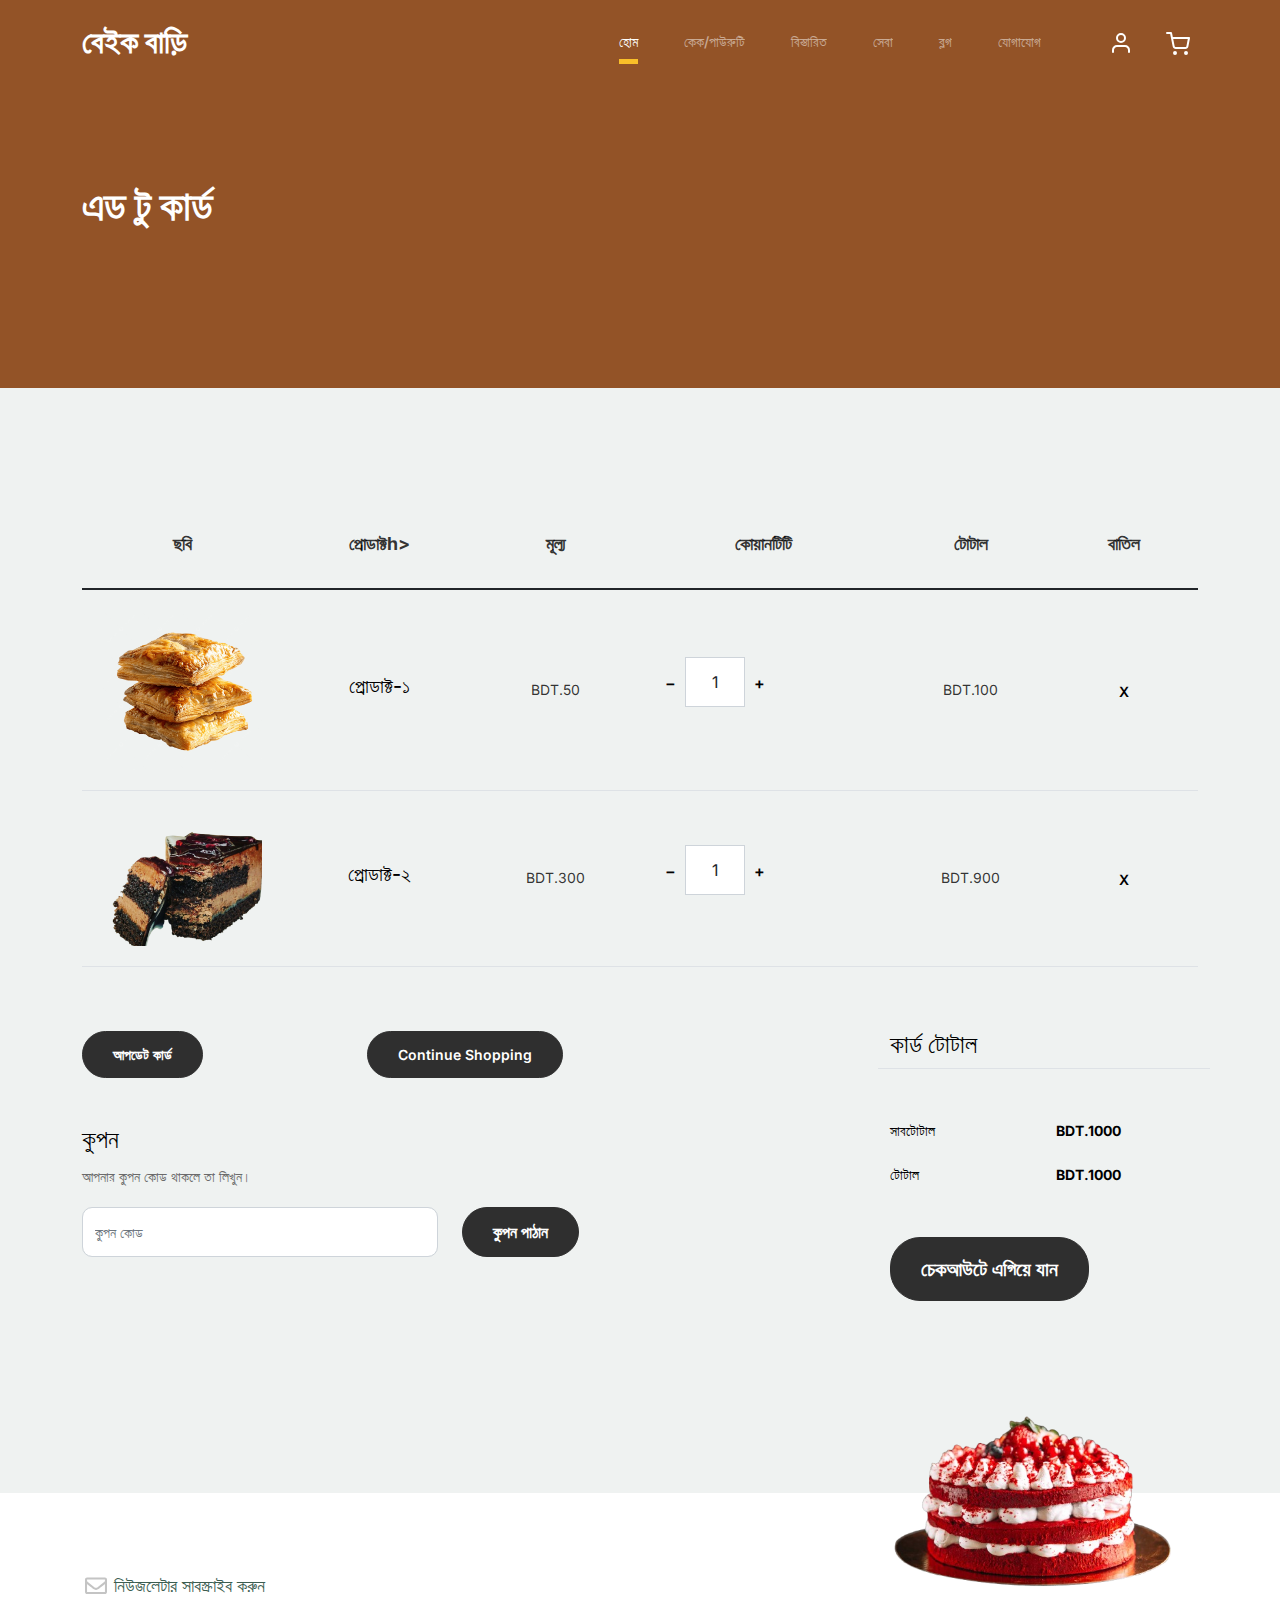
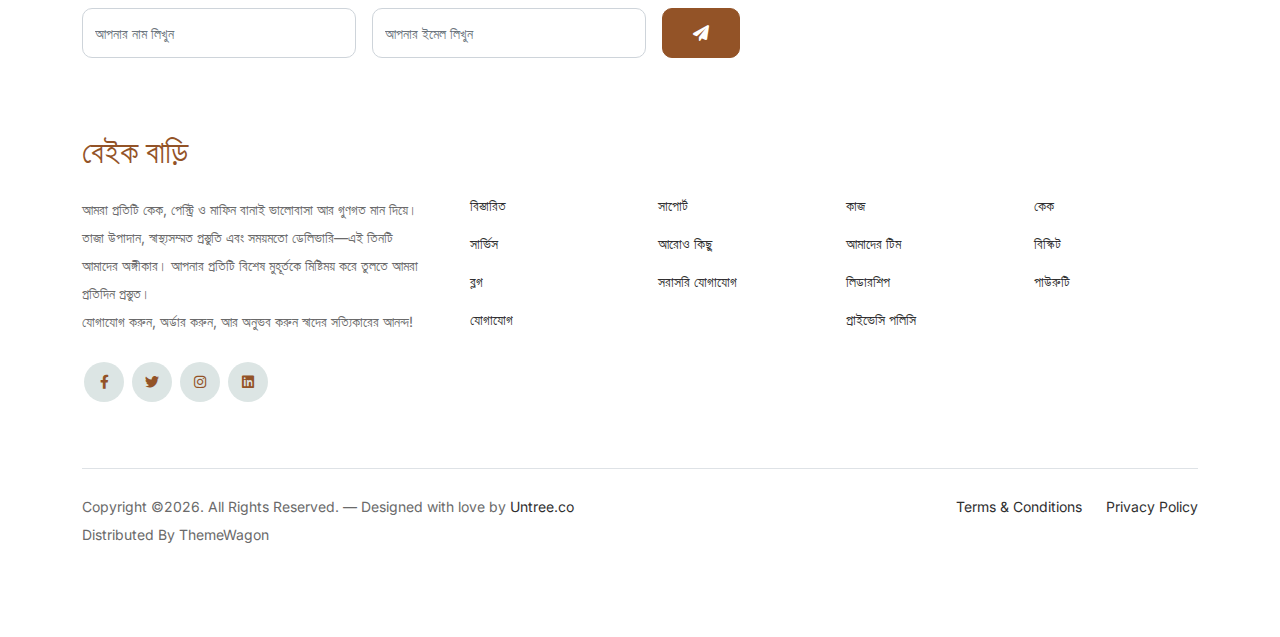
<file: cart.html>
<!-- /*
* Bootstrap 5
* Template Name: Furni
* Template Author: Untree.co
* Template URI: https://untree.co/
* License: https://creativecommons.org/licenses/by/3.0/
*/ -->
<!doctype html>
<html lang="en">
<head>
  <meta charset="utf-8">
  <meta name="viewport" content="width=device-width, initial-scale=1, shrink-to-fit=no">
  <meta name="author" content="Untree.co">
  <link rel="shortcut icon" href="favicon.webp">

  <meta name="description" content="" />
  <meta name="keywords" content="bootstrap, bootstrap4" />

		<!-- Bootstrap CSS -->
		<link href="css/bootstrap.min.css" rel="stylesheet">
		<link href="https://cdnjs.cloudflare.com/ajax/libs/font-awesome/6.0.0-beta3/css/all.min.css" rel="stylesheet">
		<link href="css/tiny-slider.css" rel="stylesheet">
		<link href="css/style.css" rel="stylesheet">
		<title>বেইক বাড়ি </title>
	</head>

	<body>

		<!-- Start Header/Navigation -->
		<nav class="custom-navbar navbar navbar navbar-expand-md navbar-dark bg-dark" arial-label="Furni navigation bar">

			<div class="container">
				<a class="navbar-brand" href="index.html">বেইক বাড়ি<span></span></a>

				<button class="navbar-toggler" type="button" data-bs-toggle="collapse" data-bs-target="#navbarsFurni" aria-controls="navbarsFurni" aria-expanded="false" aria-label="Toggle navigation">
					<span class="navbar-toggler-icon"></span>
				</button>

				<div class="collapse navbar-collapse" id="navbarsFurni">
					<ul class="custom-navbar-nav navbar-nav ms-auto mb-2 mb-md-0">
						<li class="nav-item active">
							<a class="nav-link" href="index.html">হোম</a>
						</li>
						<li><a class="nav-link" href="shop.html">কেক/পাউরুটি</a></li>
						<li><a class="nav-link" href="about.html">বিস্তারিত</a></li>
						<li><a class="nav-link" href="services.html">সেবা</a></li>
						<li><a class="nav-link" href="blog.html">ব্লগ</a></li>
						<li><a class="nav-link" href="contact.html">যোগাযোগ</a></li>
					</ul>

					<ul class="custom-navbar-cta navbar-nav mb-2 mb-md-0 ms-5">
						<li><a class="nav-link" href="#"><img src="images/user.svg"></a></li>
						<li><a class="nav-link" href="cart.html"><img src="images/cart.svg"></a></li>
					</ul>
				</div>
			</div>
				
		</nav>
		<!-- End Header/Navigation -->

		<!-- Start Hero Section -->
			<div class="hero">
				<div class="container">
					<div class="row justify-content-between">
						<div class="col-lg-5">
							<div class="intro-excerpt">
								<h1>এড টু কার্ড</h1>
							</div>
						</div>
						<div class="col-lg-7">
							
						</div>
					</div>
				</div>
			</div>
		<!-- End Hero Section -->

		

		<div class="untree_co-section before-footer-section">
            <div class="container">
              <div class="row mb-5">
                <form class="col-md-12" method="post">
                  <div class="site-blocks-table">
                    <table class="table">
                      <thead>
                        <tr>
                          <th class="product-thumbnail">ছবি</th>
                          <th class="product-name">প্রোডাক্টh>
                          <th class="product-price">মূল্য</th>
                          <th class="product-quantity">কোয়ানটিটি</th>
                          <th class="product-total">টোটাল</th>
                          <th class="product-remove">বাতিল</th>
                        </tr>
                      </thead>
                      <tbody>
                        <tr>
                          <td class="product-thumbnail">
                            <img src="images/product-1.png" alt="Image" class="img-fluid">
                          </td>
                          <td class="product-name">
                            <h2 class="h5 text-black">প্রোডাক্ট-১</h2>
                          </td>
                          <td>BDT.50</td>
                          <td>
                            <div class="input-group mb-3 d-flex align-items-center quantity-container" style="max-width: 120px;">
                              <div class="input-group-prepend">
                                <button class="btn btn-outline-black decrease" type="button">&minus;</button>
                              </div>
                              <input type="text" class="form-control text-center quantity-amount" value="1" placeholder="" aria-label="Example text with button addon" aria-describedby="button-addon1">
                              <div class="input-group-append">
                                <button class="btn btn-outline-black increase" type="button">&plus;</button>
                              </div>
                            </div>
        
                          </td>
                          <td>BDT.100</td>
                          <td><a href="#" class="btn btn-black btn-sm">X</a></td>
                        </tr>
        
                        <tr>
                          <td class="product-thumbnail">
                            <img src="images/product-2.png" alt="Image" class="img-fluid">
                          </td>
                          <td class="product-name">
                            <h2 class="h5 text-black">প্রোডাক্ট-২</h2>
                          </td>
                          <td>BDT.300</td>
                          <td>
                            <div class="input-group mb-3 d-flex align-items-center quantity-container" style="max-width: 120px;">
                              <div class="input-group-prepend">
                                <button class="btn btn-outline-black decrease" type="button">&minus;</button>
                              </div>
                              <input type="text" class="form-control text-center quantity-amount" value="1" placeholder="" aria-label="Example text with button addon" aria-describedby="button-addon1">
                              <div class="input-group-append">
                                <button class="btn btn-outline-black increase" type="button">&plus;</button>
                              </div>
                            </div>
        
                          </td>
                          <td>BDT.900</td>
                          <td><a href="#" class="btn btn-black btn-sm">X</a></td>
                        </tr>
                      </tbody>
                    </table>
                  </div>
                </form>
              </div>
        
              <div class="row">
                <div class="col-md-6">
                  <div class="row mb-5">
                    <div class="col-md-6 mb-3 mb-md-0">
                      <button class="btn btn-black btn-sm btn-block">আপডেট কার্ড</button>
                    </div>
                    <div class="col-md-6">
                      <button class="btn btn-outline-black btn-sm btn-block">Continue Shopping</button>
                    </div>
                  </div>
                  <div class="row">
                    <div class="col-md-12">
                      <label class="text-black h4" for="coupon">কুপন</label>
                      <p>আপনার কুপন কোড থাকলে তা লিখুন।</p>
                    </div>
                    <div class="col-md-8 mb-3 mb-md-0">
                      <input type="text" class="form-control py-3" id="coupon" placeholder="কুপন কোড">
                    </div>
                    <div class="col-md-4">
                      <button class="btn btn-black">কুপন পাঠান</button>
                    </div>
                  </div>
                </div>
                <div class="col-md-6 pl-5">
                  <div class="row justify-content-end">
                    <div class="col-md-7">
                      <div class="row">
                        <div class="col-md-12 text-right border-bottom mb-5">
                          <h3 class="text-black h4 text-uppercase">কার্ড টোটাল</h3>
                        </div>
                      </div>
                      <div class="row mb-3">
                        <div class="col-md-6">
                          <span class="text-black">সাবটোটাল</span>
                        </div>
                        <div class="col-md-6 text-right">
                          <strong class="text-black">BDT.1000</strong>
                        </div>
                      </div>
                      <div class="row mb-5">
                        <div class="col-md-6">
                          <span class="text-black">টোটাল</span>
                        </div>
                        <div class="col-md-6 text-right">
                          <strong class="text-black">BDT.1000</strong>
                        </div>
                      </div>
        
                      <div class="row">
                        <div class="col-md-12">
                          <button class="btn btn-black btn-lg py-3 btn-block" onclick="window.location='checkout.html'">চেকআউটে এগিয়ে যান</button>
                        </div>
                      </div>
                    </div>
                  </div>
                </div>
              </div>
            </div>
          </div>
		

		<!-- Start Footer Section -->
		<footer class="footer-section">
			<div class="container relative">

				<div class="sofa-img">
					<img src="images/dyud-listing-removebg-preview.png" alt="Image" class="img-fluid">
				</div>

				<div class="row">
					<div class="col-lg-8">
						<div class="subscription-form">
							<h3 class="d-flex align-items-center"><span class="me-1"><img src="images/envelope-outline.svg" alt="Image" class="img-fluid"></span><span>নিউজলেটার সাবস্ক্রাইব করুন</span></h3>

							<form action="#" class="row g-3">
								<div class="col-auto">
									<input type="text" class="form-control" placeholder="আপনার নাম লিখুন">
								</div>
								<div class="col-auto">
									<input type="email" class="form-control" placeholder="আপনার ইমেল লিখুন">
								</div>
								<div class="col-auto">
									<button class="btn btn-primary">
										<span class="fa fa-paper-plane"></span>
									</button>
								</div>
							</form>

						</div>
					</div>
				</div>

				<div class="row g-5 mb-5">
					<div class="col-lg-4">
						<div class="mb-4 footer-logo-wrap"><a href="#" class="footer-logo">বেইক বাড়ি<span></span></a></div>
						<p class="mb-4">আমরা প্রতিটি কেক, পেস্ট্রি ও মাফিন বানাই ভালোবাসা আর গুণগত মান দিয়ে। তাজা উপাদান, স্বাস্থ্যসম্মত প্রস্তুতি এবং সময়মতো ডেলিভারি—এই তিনটি আমাদের অঙ্গীকার। আপনার প্রতিটি বিশেষ মুহূর্তকে মিষ্টিময় করে তুলতে আমরা প্রতিদিন প্রস্তুত।<br>
যোগাযোগ করুন, অর্ডার করুন, আর অনুভব করুন স্বাদের সত্যিকারের আনন্দ!</p>

						<ul class="list-unstyled custom-social">
							<li><a href="#"><span class="fa fa-brands fa-facebook-f"></span></a></li>
							<li><a href="#"><span class="fa fa-brands fa-twitter"></span></a></li>
							<li><a href="#"><span class="fa fa-brands fa-instagram"></span></a></li>
							<li><a href="#"><span class="fa fa-brands fa-linkedin"></span></a></li>
						</ul>
					</div>

					<div class="col-lg-8">
						<div class="row links-wrap">
							<div class="col-6 col-sm-6 col-md-3">
								<ul class="list-unstyled">
									<li><a href="#">বিস্তারিত</a></li>
									<li><a href="#">সার্ভিস</a></li>
									<li><a href="#">ব্লগ</a></li>
									<li><a href="#">যোগাযোগ</a></li>
								</ul>
							</div>

							<div class="col-6 col-sm-6 col-md-3">
								<ul class="list-unstyled">
									<li><a href="#">সাপোর্ট</a></li>
									<li><a href="#">আরোও কিছু</a></li>
									<li><a href="#">সরাসরি যোগাযোগ</a></li>
								</ul>
							</div>

							<div class="col-6 col-sm-6 col-md-3">
								<ul class="list-unstyled">
									<li><a href="#">কাজ</a></li>
									<li><a href="#">আমাদের টিম</a></li>
									<li><a href="#">লিডারশিপ</a></li>
									<li><a href="#">প্রাইভেসি পলিসি</a></li>
								</ul>
							</div>

							<div class="col-6 col-sm-6 col-md-3">
								<ul class="list-unstyled">
									<li><a href="#">কেক</a></li>
									<li><a href="#">বিস্কিট</a></li>
									<li><a href="#">পাউরুটি</a></li>
								</ul>
							</div>
						</div>
					</div>

				</div>

				<div class="border-top copyright">
					<div class="row pt-4">
						<div class="col-lg-6">
							<p class="mb-2 text-center text-lg-start">Copyright &copy;<script>document.write(new Date().getFullYear());</script>. All Rights Reserved. &mdash; Designed with love by <a href="https://untree.co">Untree.co</a> Distributed By <a hreff="https://themewagon.com">ThemeWagon</a>  <!-- License information: https://untree.co/license/ -->
            </p>
						</div>

						<div class="col-lg-6 text-center text-lg-end">
							<ul class="list-unstyled d-inline-flex ms-auto">
								<li class="me-4"><a href="#">Terms &amp; Conditions</a></li>
								<li><a href="#">Privacy Policy</a></li>
							</ul>
						</div>

					</div>
				</div>

			</div>
		</footer>
		<!-- End Footer Section -->	


		<script src="js/bootstrap.bundle.min.js"></script>
		<script src="js/tiny-slider.js"></script>
		<script src="js/custom.js"></script>
	</body>

</html>
</file>
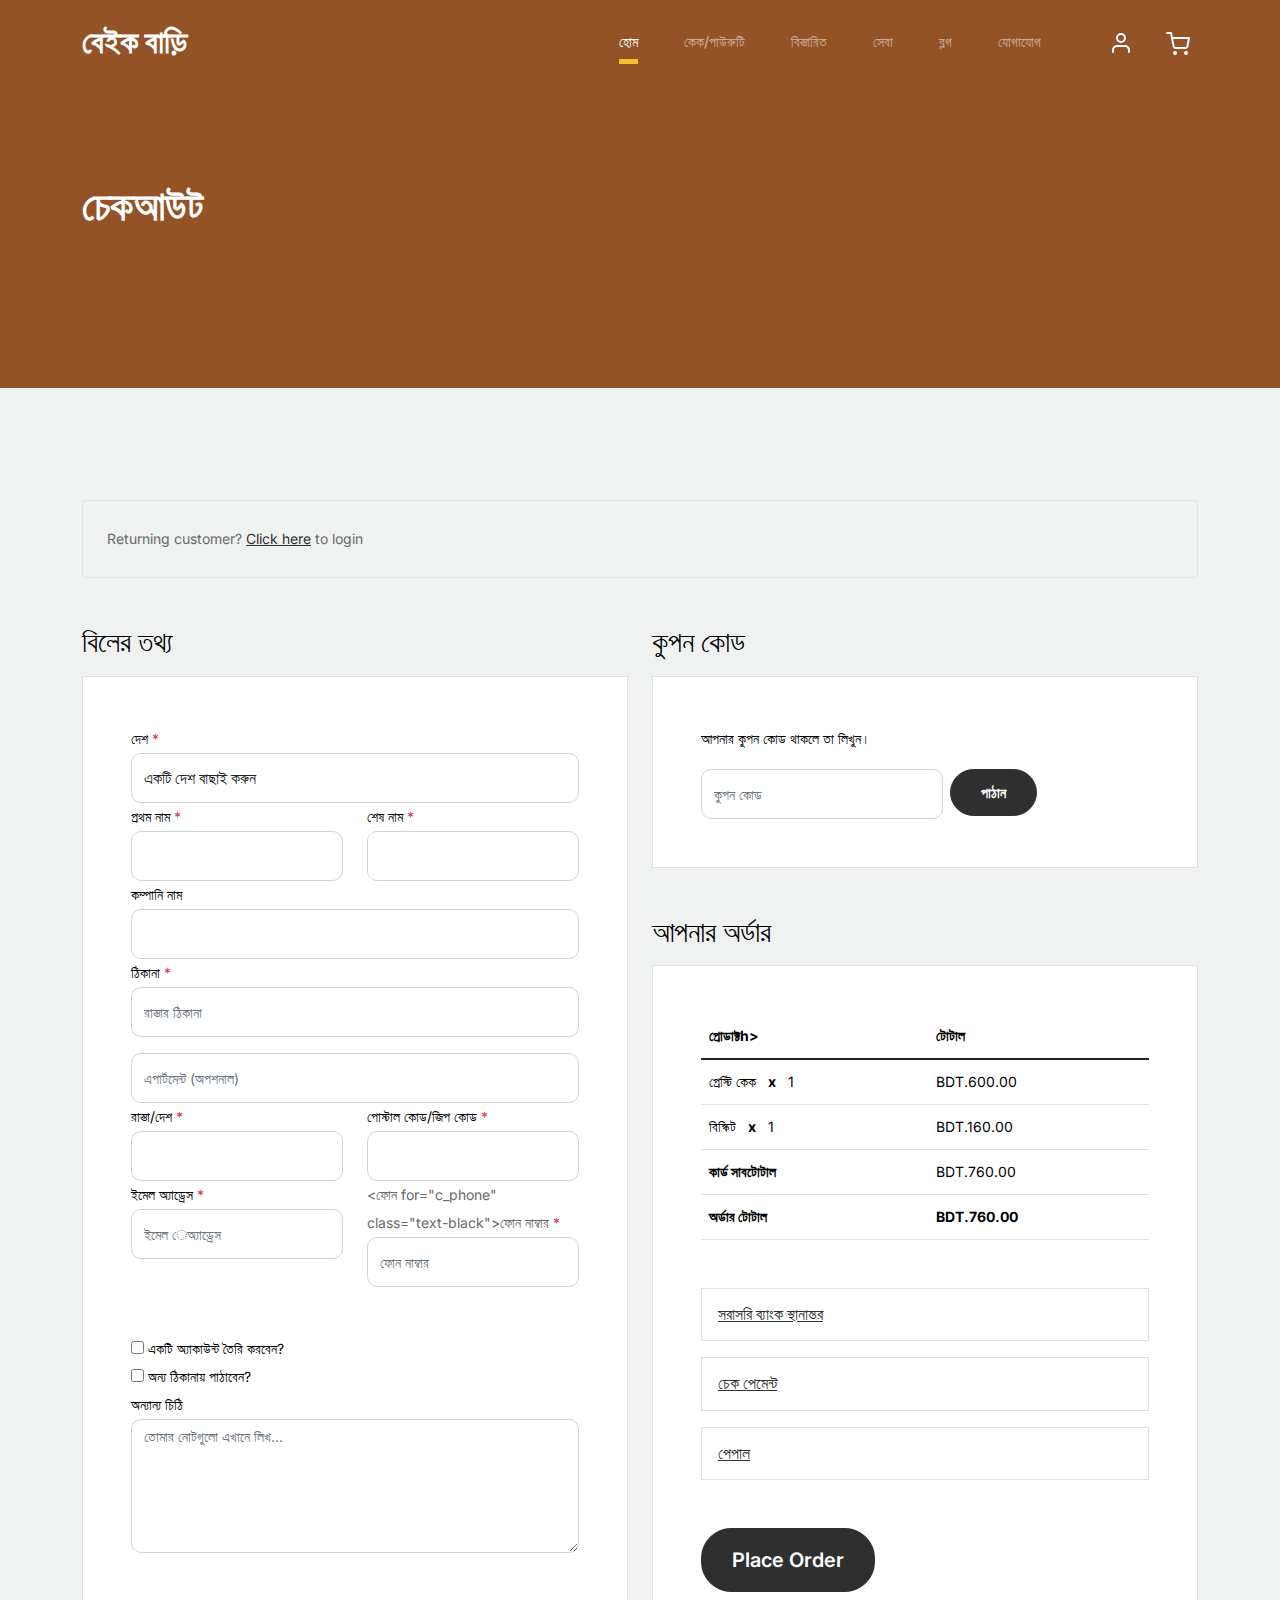
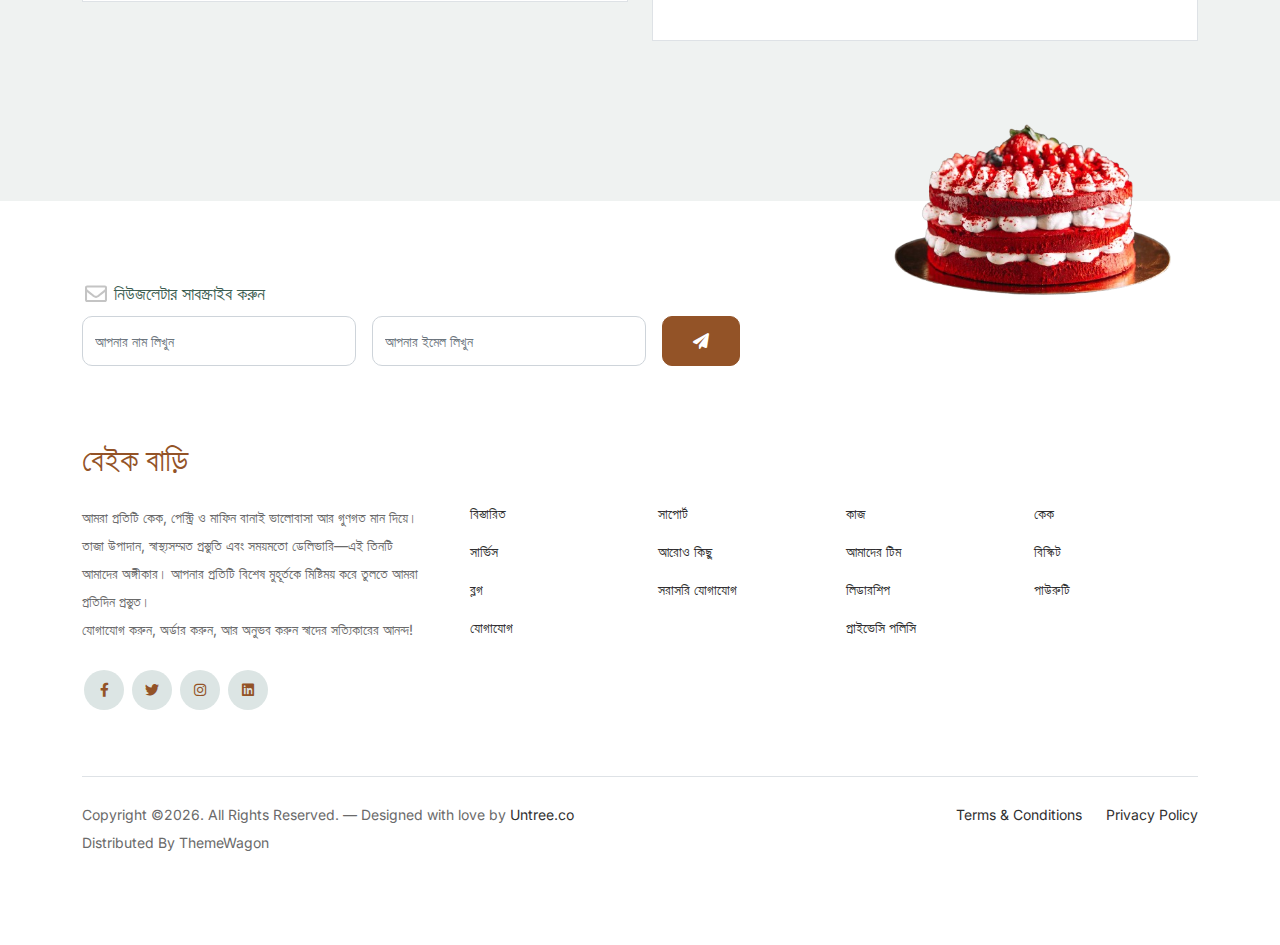
<file: checkout.html>
<!-- /*
* Bootstrap 5
* Template Name: Furni
* Template Author: Untree.co
* Template URI: https://untree.co/
* License: https://creativecommons.org/licenses/by/3.0/
*/ -->
<!doctype html>
<html lang="en">
<head>
  <meta charset="utf-8">
  <meta name="viewport" content="width=device-width, initial-scale=1, shrink-to-fit=no">
  <meta name="author" content="Untree.co">
  <link rel="shortcut icon" href="favicon.webp">

  <meta name="description" content="" />
  <meta name="keywords" content="bootstrap, bootstrap4" />

		<!-- Bootstrap CSS -->
		<link href="css/bootstrap.min.css" rel="stylesheet">
		<link href="https://cdnjs.cloudflare.com/ajax/libs/font-awesome/6.0.0-beta3/css/all.min.css" rel="stylesheet">
		<link href="css/tiny-slider.css" rel="stylesheet">
		<link href="css/style.css" rel="stylesheet">
		<title>বেইক বাড়ি </title>
	</head>

	<body>

		<!-- Start Header/Navigation -->
		<nav class="custom-navbar navbar navbar navbar-expand-md navbar-dark bg-dark" arial-label="Furni navigation bar">

			<div class="container">
				<a class="navbar-brand" href="index.html">বেইক বাড়ি<span></span></a>

				<button class="navbar-toggler" type="button" data-bs-toggle="collapse" data-bs-target="#navbarsFurni" aria-controls="navbarsFurni" aria-expanded="false" aria-label="Toggle navigation">
					<span class="navbar-toggler-icon"></span>
				</button>

				<div class="collapse navbar-collapse" id="navbarsFurni">
					<ul class="custom-navbar-nav navbar-nav ms-auto mb-2 mb-md-0">
						<li class="nav-item active">
							<a class="nav-link" href="index.html">হোম</a>
						</li>
						<li><a class="nav-link" href="shop.html">কেক/পাউরুটি</a></li>
						<li><a class="nav-link" href="about.html">বিস্তারিত</a></li>
						<li><a class="nav-link" href="services.html">সেবা</a></li>
						<li><a class="nav-link" href="blog.html">ব্লগ</a></li>
						<li><a class="nav-link" href="contact.html">যোগাযোগ</a></li>
					</ul>

					<ul class="custom-navbar-cta navbar-nav mb-2 mb-md-0 ms-5">
						<li><a class="nav-link" href="#"><img src="images/user.svg"></a></li>
						<li><a class="nav-link" href="cart.html"><img src="images/cart.svg"></a></li>
					</ul>
				</div>
			</div>
				
		</nav>
		<!-- End Header/Navigation -->

		<!-- Start Hero Section -->
			<div class="hero">
				<div class="container">
					<div class="row justify-content-between">
						<div class="col-lg-5">
							<div class="intro-excerpt">
								<h1>চেকআউট</h1>
							</div>
						</div>
						<div class="col-lg-7">
							
						</div>
					</div>
				</div>
			</div>
		<!-- End Hero Section -->

		<div class="untree_co-section">
		    <div class="container">
		      <div class="row mb-5">
		        <div class="col-md-12">
		          <div class="border p-4 rounded" role="alert">
		            Returning customer? <a href="#">Click here</a> to login
		          </div>
		        </div>
		      </div>
		      <div class="row">
		        <div class="col-md-6 mb-5 mb-md-0">
		          <h2 class="h3 mb-3 text-black">বিলের তথ্য</h2>
		          <div class="p-3 p-lg-5 border bg-white">
		            <div class="form-group">
		              <label for="c_country" class="text-black">দেশ <span class="text-danger">*</span></label>
		              <select id="c_country" class="form-control">
		                <option value="1">একটি দেশ বাছাই করুন</option>    
		                <option value="2">বাংলাদেশ</option>    
		                <option value="3">আলগিরা</option>    
		                <option value="4">আফগানিস্তান</option>    
		                <option value="5">ঘনা</option>    
		                <option value="6">আলবেনিয়া</option>    
		                <option value="7">বাহরাইন</option>    
		                <option value="8">কলোম্বিয়া</option>    
		                <option value="9">ডোমেশিয়ার রিপাবলিক</option>    
		              </select>
		            </div>
		            <div class="form-group row">
		              <div class="col-md-6">
		                <label for="c_fname" class="text-black">প্রথম নাম <span class="text-danger">*</span></label>
		                <input type="text" class="form-control" id="c_fname" name="c_fname">
		              </div>
		              <div class="col-md-6">
		                <label for="c_lname" class="text-black">শেষ নাম <span class="text-danger">*</span></label>
		                <input type="text" class="form-control" id="c_lname" name="c_lname">
		              </div>
		            </div>

		            <div class="form-group row">
		              <div class="col-md-12">
		                <label for="c_companyname" class="text-black">কম্পানি নাম </label>
		                <input type="text" class="form-control" id="c_companyname" name="c_companyname">
		              </div>
		            </div>

		            <div class="form-group row">
		              <div class="col-md-12">
		                <label for="c_address" class="text-black">ঠিকানা <span class="text-danger">*</span></label>
		                <input type="text" class="form-control" id="c_address" name="c_address" placeholder="রাস্তার ঠিকানা">
		              </div>
		            </div>

		            <div class="form-group mt-3">
		              <input type="text" class="form-control" placeholder="এপার্টমেন্ট (অপশনাল)">
		            </div>

		            <div class="form-group row">
		              <div class="col-md-6">
		                <label for="c_state_country" class="text-black">রাস্তা/দেশ <span class="text-danger">*</span></label>
		                <input type="text" class="form-control" id="c_state_country" name="c_state_country">
		              </div>
		              <div class="col-md-6">
		                <label for="c_postal_zip" class="text-black">পোস্টাল কোড/জিপ কোড <span class="text-danger">*</span></label>
		                <input type="text" class="form-control" id="c_postal_zip" name="c_postal_zip">
		              </div>
		            </div>

		            <div class="form-group row mb-5">
		              <div class="col-md-6">
		                <label for="c_email_address" class="text-black">ইমেল অ্যাড্রেস <span class="text-danger">*</span></label>
		                <input type="text" class="form-control" id="c_email_address" name="c_email_address" placeholder="ইমেল েঅ্যাড্রেস">
		              </div>
		              <div class="col-md-6">
		                <ফোন for="c_phone" class="text-black">ফোন নাম্বার <span class="text-danger">*</span></label>
		                <input type="text" class="form-control" id="c_phone" name="c_phone" placeholder="ফোন নাম্বার">
		              </div>
		            </div>

		            <div class="form-group">
		              <label for="c_create_account" class="text-black" data-bs-toggle="collapse" href="#create_an_account" role="button" aria-expanded="false" aria-controls="create_an_account"><input type="checkbox" value="1" id="c_create_account"> একটি অ্যাকাউন্ট তৈরি করবেন?</label>
		              <div class="collapse" id="create_an_account">
		                <div class="py-2 mb-4">
		                  <p class="mb-3">নীচের তথ্য প্রবেশ করে একটি অ্যাকাউন্ট তৈরি করুন। আপনি যদি একজন প্রত্যাবর্তনকারী গ্রাহক হন তবে দয়া করে পৃষ্ঠার শীর্ষে লগইন করুন।</p>
		                  <div class="form-group">
		                    <label for="c_account_password" class="text-black">Account Password</label>
		                    <input type="email" class="form-control" id="c_account_password" name="c_account_password" placeholder="">
		                  </div>
		                </div>
		              </div>
		            </div>


		            <div class="form-group">
		              <label for="c_ship_different_address" class="text-black" data-bs-toggle="collapse" href="#ship_different_address" role="button" aria-expanded="false" aria-controls="ship_different_address"><input type="checkbox" value="1" id="c_ship_different_address"> অন্য ঠিকানায় পাঠাবেন?</label>
		              <div class="collapse" id="ship_different_address">
		                <div class="py-2">

		                  <div class="form-group">
		                    <label for="c_diff_country" class="text-black">দেশ <span class="text-danger">*</span></label>
		                    <select id="c_diff_country" class="form-control">
		                     <option value="1">একটি দেশ বাছাই করুন</option>    
		                <option value="2">বাংলাদেশ</option>    
		                <option value="3">আলগিরা</option>    
		                <option value="4">আফগানিস্তান</option>    
		                <option value="5">ঘনা</option>    
		                <option value="6">আলবেনিয়া</option>    
		                <option value="7">বাহরাইন</option>    
		                <option value="8">কলোম্বিয়া</option>    
		                <option value="9">ডোমেশিয়ার রিপাবলিক</option>      
		                    </select>
		                  </div>


		                  <div class="form-group row">
		                    <div class="col-md-6">
		                      <label for="c_diff_fname" class="text-black">প্রথম নাম <span class="text-danger">*</span></label>
		                      <input type="text" class="form-control" id="c_diff_fname" name="c_diff_fname">
		                    </div>
		                    <div class="col-md-6">
		                      <label for="c_diff_lname" class="text-black">শেষ নাম <span class="text-danger">*</span></label>
		                      <input type="text" class="form-control" id="c_diff_lname" name="c_diff_lname">
		                    </div>
		                  </div>

		                  <div class="form-group row">
		                    <div class="col-md-12">
		                      <label for="c_diff_companyname" class="text-black">কম্পানির নাম </label>
		                      <input type="text" class="form-control" id="c_diff_companyname" name="c_diff_companyname">
		                    </div>
		                  </div>

		                  <div class="form-group row  mb-3">
		                    <div class="col-md-12">
		                      <label for="c_diff_address" class="text-black">ঠিকানা <span class="text-danger">*</span></label>
		                      <input type="text" class="form-control" id="c_diff_address" name="c_diff_address" placeholder="রাস্তার নাম">
		                    </div>
		                  </div>

		                  <div class="form-group">
		                    <input type="text" class="form-control" placeholder="এপার্টমেন্ট (অপশনাল)">
		                  </div>

		                  <div class="form-group row">
		                    <div class="col-md-6">
		                      <label for="c_diff_state_country" class="text-black">রাস্তা/দেশ <span class="text-danger">*</span></label>
		                      <input type="text" class="form-control" id="c_diff_state_country" name="c_diff_state_country">
		                    </div>
		                    <div class="col-md-6">
		                      <label for="c_diff_postal_zip" class="text-black">পোস্টাল কোড/জিপ কোড<span class="text-danger">*</span></label>
		                      <input type="text" class="form-control" id="c_diff_postal_zip" name="c_diff_postal_zip">
		                    </div>
		                  </div>

		                  <div class="form-group row mb-5">
		                    <div class="col-md-6">
		                      <label for="c_diff_email_address" class="text-black">ইমেল অ্যাড্রেস <span class="text-danger">*</span></label>
		                      <input type="text" class="form-control" id="c_diff_email_address" name="c_diff_email_address" placeholder="ইমেল অ্যাড্রেস">
		                    </div>
		                    <div class="col-md-6">
		                      <label for="c_diff_phone" class="text-black">ফোন নম্বর <span class="text-danger">*</span></label>
		                      <input type="text" class="form-control" id="c_diff_phone" name="c_diff_phone" placeholder="ফোন নম্বর">
		                    </div>
		                  </div>

		                </div>

		              </div>
		            </div>

		            <div class="form-group">
		              <label for="c_order_notes" class="text-black">অন্যান্য চিঠি</label>
		              <textarea name="c_order_notes" id="c_order_notes" cols="30" rows="5" class="form-control" placeholder="তোমার নোটগুলো এখানে লিখ..."></textarea>
		            </div>

		          </div>
		        </div>
		        <div class="col-md-6">

		          <div class="row mb-5">
		            <div class="col-md-12">
		              <h2 class="h3 mb-3 text-black">কুপন কোড</h2>
		              <div class="p-3 p-lg-5 border bg-white">

		                <label for="c_code" class="text-black mb-3">আপনার কুপন কোড থাকলে তা লিখুন।</label>
		                <div class="input-group w-75 couponcode-wrap">
		                  <input type="text" class="form-control me-2" id="c_code" placeholder="কুপন কোড" aria-label="Coupon Code" aria-describedby="button-addon2">
		                  <div class="input-group-append">
		                    <button class="btn btn-black btn-sm" type="button" id="button-addon2">পাঠান</button>
		                  </div>
		                </div>

		              </div>
		            </div>
		          </div>

		          <div class="row mb-5">
		            <div class="col-md-12">
		              <h2 class="h3 mb-3 text-black">আপনার অর্ডার</h2>
		              <div class="p-3 p-lg-5 border bg-white">
		                <table class="table site-block-order-table mb-5">
		                  <thead>
		                    <th>প্রোডাক্টh>
		                    <th>টোটাল</th>
		                  </thead>
		                  <tbody>
		                    <tr>
		                      <td>প্রেস্টি কেক <strong class="mx-2">x</strong> 1</td>
		                      <td>BDT.600.00</td>
		                    </tr>
		                    <tr>
		                      <td>বিস্কিট <strong class="mx-2">x</strong>   1</td>
		                      <td>BDT.160.00</td>
		                    </tr>
		                    <tr>
		                      <td class="text-black font-weight-bold"><strong>কার্ড সাবটোটাল</strong></td>
		                      <td class="text-black">BDT.760.00</td>
		                    </tr>
		                    <tr>
		                      <td class="text-black font-weight-bold"><strong>অর্ডার টোটাল</strong></td>
		                      <td class="text-black font-weight-bold"><strong>BDT.760.00</strong></td>
		                    </tr>
		                  </tbody>
		                </table>

		                <div class="border p-3 mb-3">
		                  <h3 class="h6 mb-0"><a class="d-block" data-bs-toggle="collapse" href="#collapsebank" role="button" aria-expanded="false" aria-controls="collapsebank">সরাসরি ব্যাংক স্থানান্তর</a></h3>

		                  <div class="collapse" id="collapsebank">
		                    <div class="py-2">
		                      <p class="mb-0">আপনার পেমেন্ট সরাসরি আমাদের ব্যাংক অ্যাকাউন্টে করুন। অনুগ্রহ করে আপনার অর্ডার আইডি পেমেন্ট রেফারেন্স হিসেবে ব্যবহার করুন। আমাদের অ্যাকাউন্টে টাকা জমা না হওয়া পর্যন্ত আপনার অর্ডার পাঠানো হবে না।

সরাসরি আমাদের ব্যাংক অ্যাকাউন্টে টাকা জমা না হওয়া পর্যন্ত আপনার অর্ডার পাঠানো হবে না।

সরাসরি আমাদের ব্যাংক অ্যাকাউন্টে টাকা জমা না হওয়া পর্যন্ত আপনার অর্ডার পাঠানো হবে না।

পেমেন্ট সরাসরি আমাদের ব্যাংক অ্যাকাউন্টে করুন। পেমেন্ট রেফারেন্স হিসেবে আপনার অর্ডার আইডি ব্যবহার করুন। আমাদের অ্যাকাউন্টে টাকা জমা না হওয়া পর্যন্ত আপনার অর্ডার পাঠানো হবে না।</p>
		                    </div>
		                  </div>
		                </div>

		                <div class="border p-3 mb-3">
		                  <h3 class="h6 mb-0"><a class="d-block" data-bs-toggle="collapse" href="#collapsecheque" role="button" aria-expanded="false" aria-controls="collapsecheque">চেক পেমেন্ট</a></h3>

		                  <div class="collapse" id="collapsecheque">
		                    <div class="py-2">
		                      <p class="mb-0">আপনার পেমেন্ট সরাসরি আমাদের ব্যাংক অ্যাকাউন্টে করুন। অনুগ্রহ করে আপনার অর্ডার আইডি পেমেন্ট রেফারেন্স হিসেবে ব্যবহার করুন। আমাদের অ্যাকাউন্টে টাকা জমা না হওয়া পর্যন্ত আপনার অর্ডার পাঠানো হবে না।

সরাসরি আমাদের ব্যাংক অ্যাকাউন্টে টাকা জমা না হওয়া পর্যন্ত আপনার অর্ডার পাঠানো হবে না।

সরাসরি আমাদের ব্যাংক অ্যাকাউন্টে টাকা জমা না হওয়া পর্যন্ত আপনার অর্ডার পাঠানো হবে না।

পেমেন্ট সরাসরি আমাদের ব্যাংক অ্যাকাউন্টে করুন। পেমেন্ট রেফারেন্স হিসেবে আপনার অর্ডার আইডি ব্যবহার করুন। আমাদের অ্যাকাউন্টে টাকা জমা না হওয়া পর্যন্ত আপনার অর্ডার পাঠানো হবে না।</p>
		                    </div>
		                  </div>
		                </div>

		                <div class="border p-3 mb-5">
		                  <h3 class="h6 mb-0"><a class="d-block" data-bs-toggle="collapse" href="#collapsepaypal" role="button" aria-expanded="false" aria-controls="collapsepaypal">পেপাল</a></h3>

		                  <div class="collapse" id="collapsepaypal">
		                    <div class="py-2">
		                      <p class="mb-0">আপনার পেমেন্ট সরাসরি আমাদের ব্যাংক অ্যাকাউন্টে করুন। অনুগ্রহ করে আপনার অর্ডার আইডি পেমেন্ট রেফারেন্স হিসেবে ব্যবহার করুন। আমাদের অ্যাকাউন্টে টাকা জমা না হওয়া পর্যন্ত আপনার অর্ডার পাঠানো হবে না।

সরাসরি আমাদের ব্যাংক অ্যাকাউন্টে টাকা জমা না হওয়া পর্যন্ত আপনার অর্ডার পাঠানো হবে না।

সরাসরি আমাদের ব্যাংক অ্যাকাউন্টে টাকা জমা না হওয়া পর্যন্ত আপনার অর্ডার পাঠানো হবে না।

পেমেন্ট সরাসরি আমাদের ব্যাংক অ্যাকাউন্টে করুন। পেমেন্ট রেফারেন্স হিসেবে আপনার অর্ডার আইডি ব্যবহার করুন। আমাদের অ্যাকাউন্টে টাকা জমা না হওয়া পর্যন্ত আপনার অর্ডার পাঠানো হবে না।</p>
		                    </div>
		                  </div>
		                </div>

		                <div class="form-group">
		                  <button class="btn btn-black btn-lg py-3 btn-block" onclick="window.location='thankyou.html'">Place Order</button>
		                </div>

		              </div>
		            </div>
		          </div>

		        </div>
		      </div>
		      <!-- </form> -->
		    </div>
		  </div>

		<!-- Start Footer Section -->
		<footer class="footer-section">
			<div class="container relative">

				<div class="sofa-img">
					<img src="images/dyud-listing-removebg-preview.png" alt="Image" class="img-fluid">
				</div>

				<div class="row">
					<div class="col-lg-8">
						<div class="subscription-form">
							<h3 class="d-flex align-items-center"><span class="me-1"><img src="images/envelope-outline.svg" alt="Image" class="img-fluid"></span><span>নিউজলেটার সাবস্ক্রাইব করুন</span></h3>

							<form action="#" class="row g-3">
								<div class="col-auto">
									<input type="text" class="form-control" placeholder="আপনার নাম লিখুন">
								</div>
								<div class="col-auto">
									<input type="email" class="form-control" placeholder="আপনার ইমেল লিখুন">
								</div>
								<div class="col-auto">
									<button class="btn btn-primary">
										<span class="fa fa-paper-plane"></span>
									</button>
								</div>
							</form>

						</div>
					</div>
				</div>

				<div class="row g-5 mb-5">
					<div class="col-lg-4">
						<div class="mb-4 footer-logo-wrap"><a href="#" class="footer-logo">বেইক বাড়ি<span></span></a></div>
						<p class="mb-4">আমরা প্রতিটি কেক, পেস্ট্রি ও মাফিন বানাই ভালোবাসা আর গুণগত মান দিয়ে। তাজা উপাদান, স্বাস্থ্যসম্মত প্রস্তুতি এবং সময়মতো ডেলিভারি—এই তিনটি আমাদের অঙ্গীকার। আপনার প্রতিটি বিশেষ মুহূর্তকে মিষ্টিময় করে তুলতে আমরা প্রতিদিন প্রস্তুত।<br>
যোগাযোগ করুন, অর্ডার করুন, আর অনুভব করুন স্বাদের সত্যিকারের আনন্দ!</p>

						<ul class="list-unstyled custom-social">
							<li><a href="#"><span class="fa fa-brands fa-facebook-f"></span></a></li>
							<li><a href="#"><span class="fa fa-brands fa-twitter"></span></a></li>
							<li><a href="#"><span class="fa fa-brands fa-instagram"></span></a></li>
							<li><a href="#"><span class="fa fa-brands fa-linkedin"></span></a></li>
						</ul>
					</div>

					<div class="col-lg-8">
						<div class="row links-wrap">
							<div class="col-6 col-sm-6 col-md-3">
								<ul class="list-unstyled">
									<li><a href="#">বিস্তারিত</a></li>
									<li><a href="#">সার্ভিস</a></li>
									<li><a href="#">ব্লগ</a></li>
									<li><a href="#">যোগাযোগ</a></li>
								</ul>
							</div>

							<div class="col-6 col-sm-6 col-md-3">
								<ul class="list-unstyled">
									<li><a href="#">সাপোর্ট</a></li>
									<li><a href="#">আরোও কিছু</a></li>
									<li><a href="#">সরাসরি যোগাযোগ</a></li>
								</ul>
							</div>

							<div class="col-6 col-sm-6 col-md-3">
								<ul class="list-unstyled">
									<li><a href="#">কাজ</a></li>
									<li><a href="#">আমাদের টিম</a></li>
									<li><a href="#">লিডারশিপ</a></li>
									<li><a href="#">প্রাইভেসি পলিসি</a></li>
								</ul>
							</div>

							<div class="col-6 col-sm-6 col-md-3">
								<ul class="list-unstyled">
									<li><a href="#">কেক</a></li>
									<li><a href="#">বিস্কিট</a></li>
									<li><a href="#">পাউরুটি</a></li>
								</ul>
							</div>
						</div>
					</div>

				</div>

				<div class="border-top copyright">
					<div class="row pt-4">
						<div class="col-lg-6">
							<p class="mb-2 text-center text-lg-start">Copyright &copy;<script>document.write(new Date().getFullYear());</script>. All Rights Reserved. &mdash; Designed with love by <a href="https://untree.co">Untree.co</a> Distributed By <a hreff="https://themewagon.com">ThemeWagon</a>  <!-- License information: https://untree.co/license/ -->
            </p>
						</div>

						<div class="col-lg-6 text-center text-lg-end">
							<ul class="list-unstyled d-inline-flex ms-auto">
								<li class="me-4"><a href="#">Terms &amp; Conditions</a></li>
								<li><a href="#">Privacy Policy</a></li>
							</ul>
						</div>

					</div>
				</div>

			</div>
		</footer>
		<!-- End Footer Section -->	


		<script src="js/bootstrap.bundle.min.js"></script>
		<script src="js/tiny-slider.js"></script>
		<script src="js/custom.js"></script>
	</body>

</html>
</file>
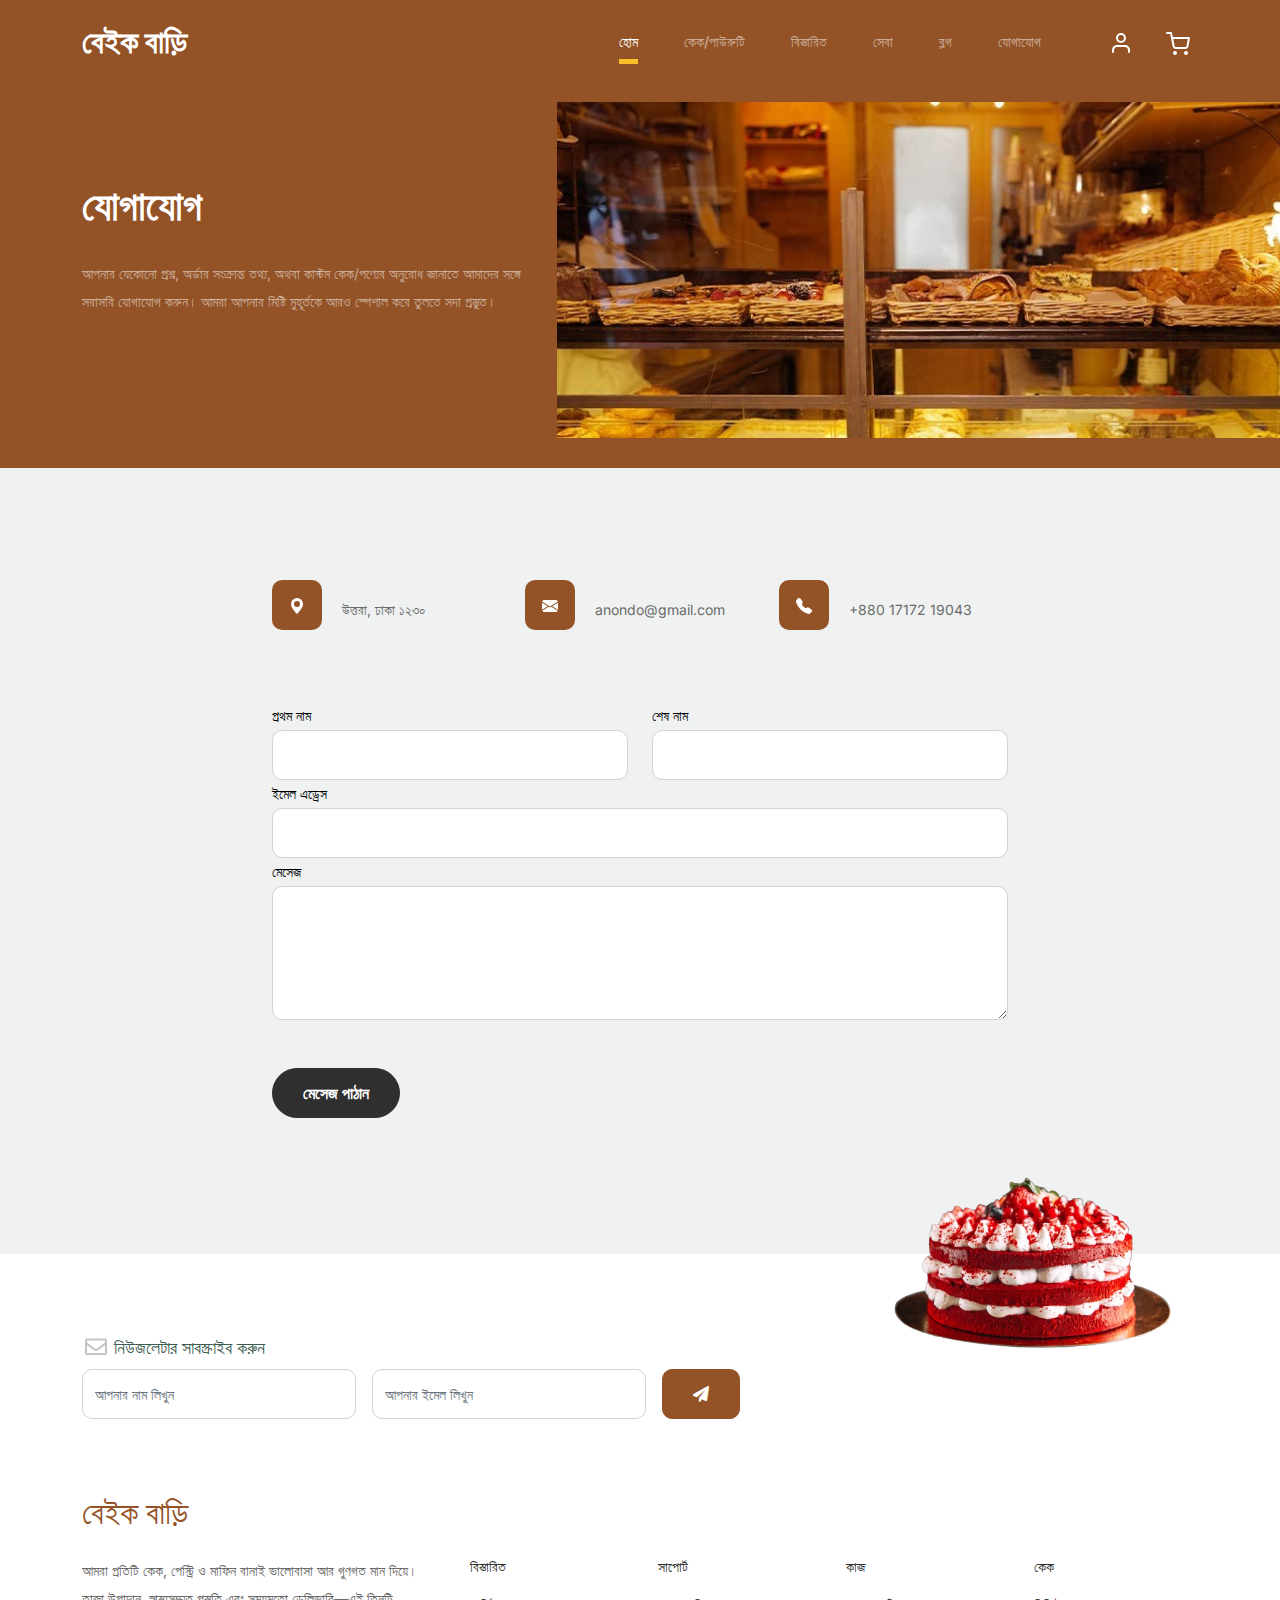
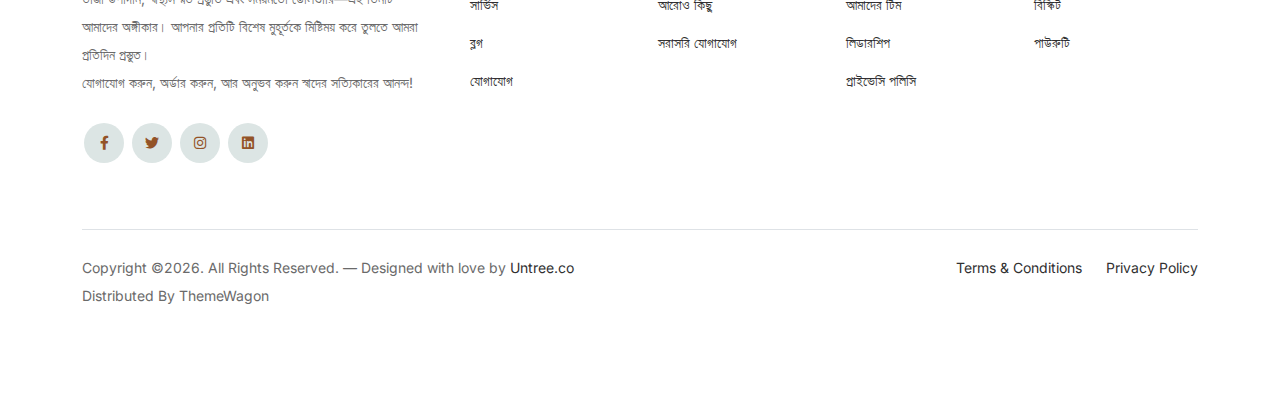
<file: contact.html>
<!-- /*
* Bootstrap 5
* Template Name: Furni
* Template Author: Untree.co
* Template URI: https://untree.co/
* License: https://creativecommons.org/licenses/by/3.0/
*/ -->
<!doctype html>
<html lang="en">
<head>
  <meta charset="utf-8">
  <meta name="viewport" content="width=device-width, initial-scale=1, shrink-to-fit=no">
  <meta name="author" content="Untree.co">
  <link rel="shortcut icon" href="favicon.webp">

  <meta name="description" content="" />
  <meta name="keywords" content="bootstrap, bootstrap4" />

		<!-- Bootstrap CSS -->
		<link href="css/bootstrap.min.css" rel="stylesheet">
		<link href="https://cdnjs.cloudflare.com/ajax/libs/font-awesome/6.0.0-beta3/css/all.min.css" rel="stylesheet">
		<link href="css/tiny-slider.css" rel="stylesheet">
		<link href="css/style.css" rel="stylesheet">
		<title>বেইক বাড়ি </title>
	</head>

	<body>

		<!-- Start Header/Navigation -->
		<nav class="custom-navbar navbar navbar navbar-expand-md navbar-dark bg-dark" arial-label="Furni navigation bar">

			<div class="container">
				<a class="navbar-brand" href="index.html">বেইক বাড়ি<span></span></a>

				<button class="navbar-toggler" type="button" data-bs-toggle="collapse" data-bs-target="#navbarsFurni" aria-controls="navbarsFurni" aria-expanded="false" aria-label="Toggle navigation">
					<span class="navbar-toggler-icon"></span>
				</button>

				<div class="collapse navbar-collapse" id="navbarsFurni">
					<ul class="custom-navbar-nav navbar-nav ms-auto mb-2 mb-md-0">
						<li class="nav-item active">
							<a class="nav-link" href="index.html">হোম</a>
						</li>
						<li><a class="nav-link" href="shop.html">কেক/পাউরুটি</a></li>
						<li><a class="nav-link" href="about.html">বিস্তারিত</a></li>
						<li><a class="nav-link" href="services.html">সেবা</a></li>
						<li><a class="nav-link" href="blog.html">ব্লগ</a></li>
						<li><a class="nav-link" href="contact.html">যোগাযোগ</a></li>
					</ul>

					<ul class="custom-navbar-cta navbar-nav mb-2 mb-md-0 ms-5">
						<li><a class="nav-link" href="#"><img src="images/user.svg"></a></li>
						<li><a class="nav-link" href="cart.html"><img src="images/cart.svg"></a></li>
					</ul>
				</div>
			</div>
				
		</nav>
		<!-- End Header/Navigation -->

		<!-- Start Hero Section -->
			<div class="hero">
				<div class="container">
					<div class="row justify-content-between">
						<div class="col-lg-5">
							<div class="intro-excerpt">
								<h1>যোগাযোগ</h1>
								<p class="mb-4">আপনার যেকোনো প্রশ্ন, অর্ডার সংক্রান্ত তথ্য, অথবা কাস্টম কেক/পণ্যের অনুরোধ জানাতে আমাদের সঙ্গে সরাসরি যোগাযোগ করুন। আমরা আপনার মিষ্টি মুহূর্তকে আরও স্পেশাল করে তুলতে সদা প্রস্তুত।</p>
								
							</div>
						</div>
						<div class="col-lg-7">
							<div class="hero-img-wrap">
								<img src="images/hero-3.jpg" class="img-fluid">
							</div>
						</div>
					</div>
				</div>
			</div>
		<!-- End Hero Section -->

		
		<!-- Start Contact Form -->
		<div class="untree_co-section">
      <div class="container">

        <div class="block">
          <div class="row justify-content-center">


            <div class="col-md-8 col-lg-8 pb-4">


              <div class="row mb-5">
                <div class="col-lg-4">
                  <div  class="service no-shadow align-items-center link horizontal d-flex active" data-aos="fade-left" data-aos-delay="0">
                    <div class="service-icon color-1 mb-4">
                      <svg xmlns="http://www.w3.org/2000/svg" width="16" height="16" fill="currentColor" class="bi bi-geo-alt-fill" viewBox="0 0 16 16">
                        <path d="M8 16s6-5.686 6-10A6 6 0 0 0 2 6c0 4.314 6 10 6 10zm0-7a3 3 0 1 1 0-6 3 3 0 0 1 0 6z"/>
                      </svg>
                    </div> <!-- /.icon -->
                    <div class="service-contents">
                      <p>উত্তরা, ঢাকা ১২৩০</p>
                    </div> <!-- /.service-contents-->
                  </div> <!-- /.service -->
                </div>

                <div class="col-lg-4">
                  <div  class="service no-shadow align-items-center link horizontal d-flex active" data-aos="fade-left" data-aos-delay="0">
                    <div class="service-icon color-1 mb-4">
                      <svg xmlns="http://www.w3.org/2000/svg" width="16" height="16" fill="currentColor" class="bi bi-envelope-fill" viewBox="0 0 16 16">
                        <path d="M.05 3.555A2 2 0 0 1 2 2h12a2 2 0 0 1 1.95 1.555L8 8.414.05 3.555zM0 4.697v7.104l5.803-3.558L0 4.697zM6.761 8.83l-6.57 4.027A2 2 0 0 0 2 14h12a2 2 0 0 0 1.808-1.144l-6.57-4.027L8 9.586l-1.239-.757zm3.436-.586L16 11.801V4.697l-5.803 3.546z"/>
                      </svg>
                    </div> <!-- /.icon -->
                    <div class="service-contents">
                      <p>anondo@gmail.com</p>
                    </div> <!-- /.service-contents-->
                  </div> <!-- /.service -->
                </div>

                <div class="col-lg-4">
                  <div  class="service no-shadow align-items-center link horizontal d-flex active" data-aos="fade-left" data-aos-delay="0">
                    <div class="service-icon color-1 mb-4">
                      <svg xmlns="http://www.w3.org/2000/svg" width="16" height="16" fill="currentColor" class="bi bi-telephone-fill" viewBox="0 0 16 16">
                        <path fill-rule="evenodd" d="M1.885.511a1.745 1.745 0 0 1 2.61.163L6.29 2.98c.329.423.445.974.315 1.494l-.547 2.19a.678.678 0 0 0 .178.643l2.457 2.457a.678.678 0 0 0 .644.178l2.189-.547a1.745 1.745 0 0 1 1.494.315l2.306 1.794c.829.645.905 1.87.163 2.611l-1.034 1.034c-.74.74-1.846 1.065-2.877.702a18.634 18.634 0 0 1-7.01-4.42 18.634 18.634 0 0 1-4.42-7.009c-.362-1.03-.037-2.137.703-2.877L1.885.511z"/>
                      </svg>
                    </div> <!-- /.icon -->
                    <div class="service-contents">
                      <p>+880 17172 19043</p>
                    </div> <!-- /.service-contents-->
                  </div> <!-- /.service -->
                </div>
              </div>

              <form>
                <div class="row">
                  <div class="col-6">
                    <div class="form-group">
                      <label class="text-black" for="fname">প্রথম নাম</label>
                      <input type="text" class="form-control" id="fname">
                    </div>
                  </div>
                  <div class="col-6">
                    <div class="form-group">
                      <label class="text-black" for="lname">শেষ নাম</label>
                      <input type="text" class="form-control" id="lname">
                    </div>
                  </div>
                </div>
                <div class="form-group">
                  <label class="text-black" for="email">ইমেল এড্রেস</label>
                  <input type="email" class="form-control" id="email">
                </div>

                <div class="form-group mb-5">
                  <label class="text-black" for="message">মেসেজ</label>
                  <textarea name="" class="form-control" id="message" cols="30" rows="5"></textarea>
                </div>

                <button type="submit" class="btn btn-primary-hover-outline">মেসেজ পাঠান</button>
              </form>

            </div>

          </div>

        </div>

      </div>


    </div>
  </div>

  <!-- End Contact Form -->

		

		<!-- Start Footer Section -->
		<footer class="footer-section">
			<div class="container relative">

				<div class="sofa-img">
					<img src="images/dyud-listing-removebg-preview.png" alt="Image" class="img-fluid">
				</div>

				<div class="row">
					<div class="col-lg-8">
						<div class="subscription-form">
							<h3 class="d-flex align-items-center"><span class="me-1"><img src="images/envelope-outline.svg" alt="Image" class="img-fluid"></span><span>নিউজলেটার সাবস্ক্রাইব করুন</span></h3>

							<form action="#" class="row g-3">
								<div class="col-auto">
									<input type="text" class="form-control" placeholder="আপনার নাম লিখুন">
								</div>
								<div class="col-auto">
									<input type="email" class="form-control" placeholder="আপনার ইমেল লিখুন">
								</div>
								<div class="col-auto">
									<button class="btn btn-primary">
										<span class="fa fa-paper-plane"></span>
									</button>
								</div>
							</form>

						</div>
					</div>
				</div>

				<div class="row g-5 mb-5">
					<div class="col-lg-4">
						<div class="mb-4 footer-logo-wrap"><a href="#" class="footer-logo">বেইক বাড়ি<span></span></a></div>
						<p class="mb-4">আমরা প্রতিটি কেক, পেস্ট্রি ও মাফিন বানাই ভালোবাসা আর গুণগত মান দিয়ে। তাজা উপাদান, স্বাস্থ্যসম্মত প্রস্তুতি এবং সময়মতো ডেলিভারি—এই তিনটি আমাদের অঙ্গীকার। আপনার প্রতিটি বিশেষ মুহূর্তকে মিষ্টিময় করে তুলতে আমরা প্রতিদিন প্রস্তুত।<br>
যোগাযোগ করুন, অর্ডার করুন, আর অনুভব করুন স্বাদের সত্যিকারের আনন্দ!</p>

						<ul class="list-unstyled custom-social">
							<li><a href="#"><span class="fa fa-brands fa-facebook-f"></span></a></li>
							<li><a href="#"><span class="fa fa-brands fa-twitter"></span></a></li>
							<li><a href="#"><span class="fa fa-brands fa-instagram"></span></a></li>
							<li><a href="#"><span class="fa fa-brands fa-linkedin"></span></a></li>
						</ul>
					</div>

					<div class="col-lg-8">
						<div class="row links-wrap">
							<div class="col-6 col-sm-6 col-md-3">
								<ul class="list-unstyled">
									<li><a href="#">বিস্তারিত</a></li>
									<li><a href="#">সার্ভিস</a></li>
									<li><a href="#">ব্লগ</a></li>
									<li><a href="#">যোগাযোগ</a></li>
								</ul>
							</div>

							<div class="col-6 col-sm-6 col-md-3">
								<ul class="list-unstyled">
									<li><a href="#">সাপোর্ট</a></li>
									<li><a href="#">আরোও কিছু</a></li>
									<li><a href="#">সরাসরি যোগাযোগ</a></li>
								</ul>
							</div>

							<div class="col-6 col-sm-6 col-md-3">
								<ul class="list-unstyled">
									<li><a href="#">কাজ</a></li>
									<li><a href="#">আমাদের টিম</a></li>
									<li><a href="#">লিডারশিপ</a></li>
									<li><a href="#">প্রাইভেসি পলিসি</a></li>
								</ul>
							</div>

							<div class="col-6 col-sm-6 col-md-3">
								<ul class="list-unstyled">
									<li><a href="#">কেক</a></li>
									<li><a href="#">বিস্কিট</a></li>
									<li><a href="#">পাউরুটি</a></li>
								</ul>
							</div>
						</div>
					</div>

				</div>

				<div class="border-top copyright">
					<div class="row pt-4">
						<div class="col-lg-6">
							<p class="mb-2 text-center text-lg-start">Copyright &copy;<script>document.write(new Date().getFullYear());</script>. All Rights Reserved. &mdash; Designed with love by <a href="https://untree.co">Untree.co</a> Distributed By <a hreff="https://themewagon.com">ThemeWagon</a>  <!-- License information: https://untree.co/license/ -->
            </p>
						</div>

						<div class="col-lg-6 text-center text-lg-end">
							<ul class="list-unstyled d-inline-flex ms-auto">
								<li class="me-4"><a href="#">Terms &amp; Conditions</a></li>
								<li><a href="#">Privacy Policy</a></li>
							</ul>
						</div>

					</div>
				</div>

			</div>
		</footer>
		<!-- End Footer Section -->	


		<script src="js/bootstrap.bundle.min.js"></script>
		<script src="js/tiny-slider.js"></script>
		<script src="js/custom.js"></script>
	</body>

</html>
</file>
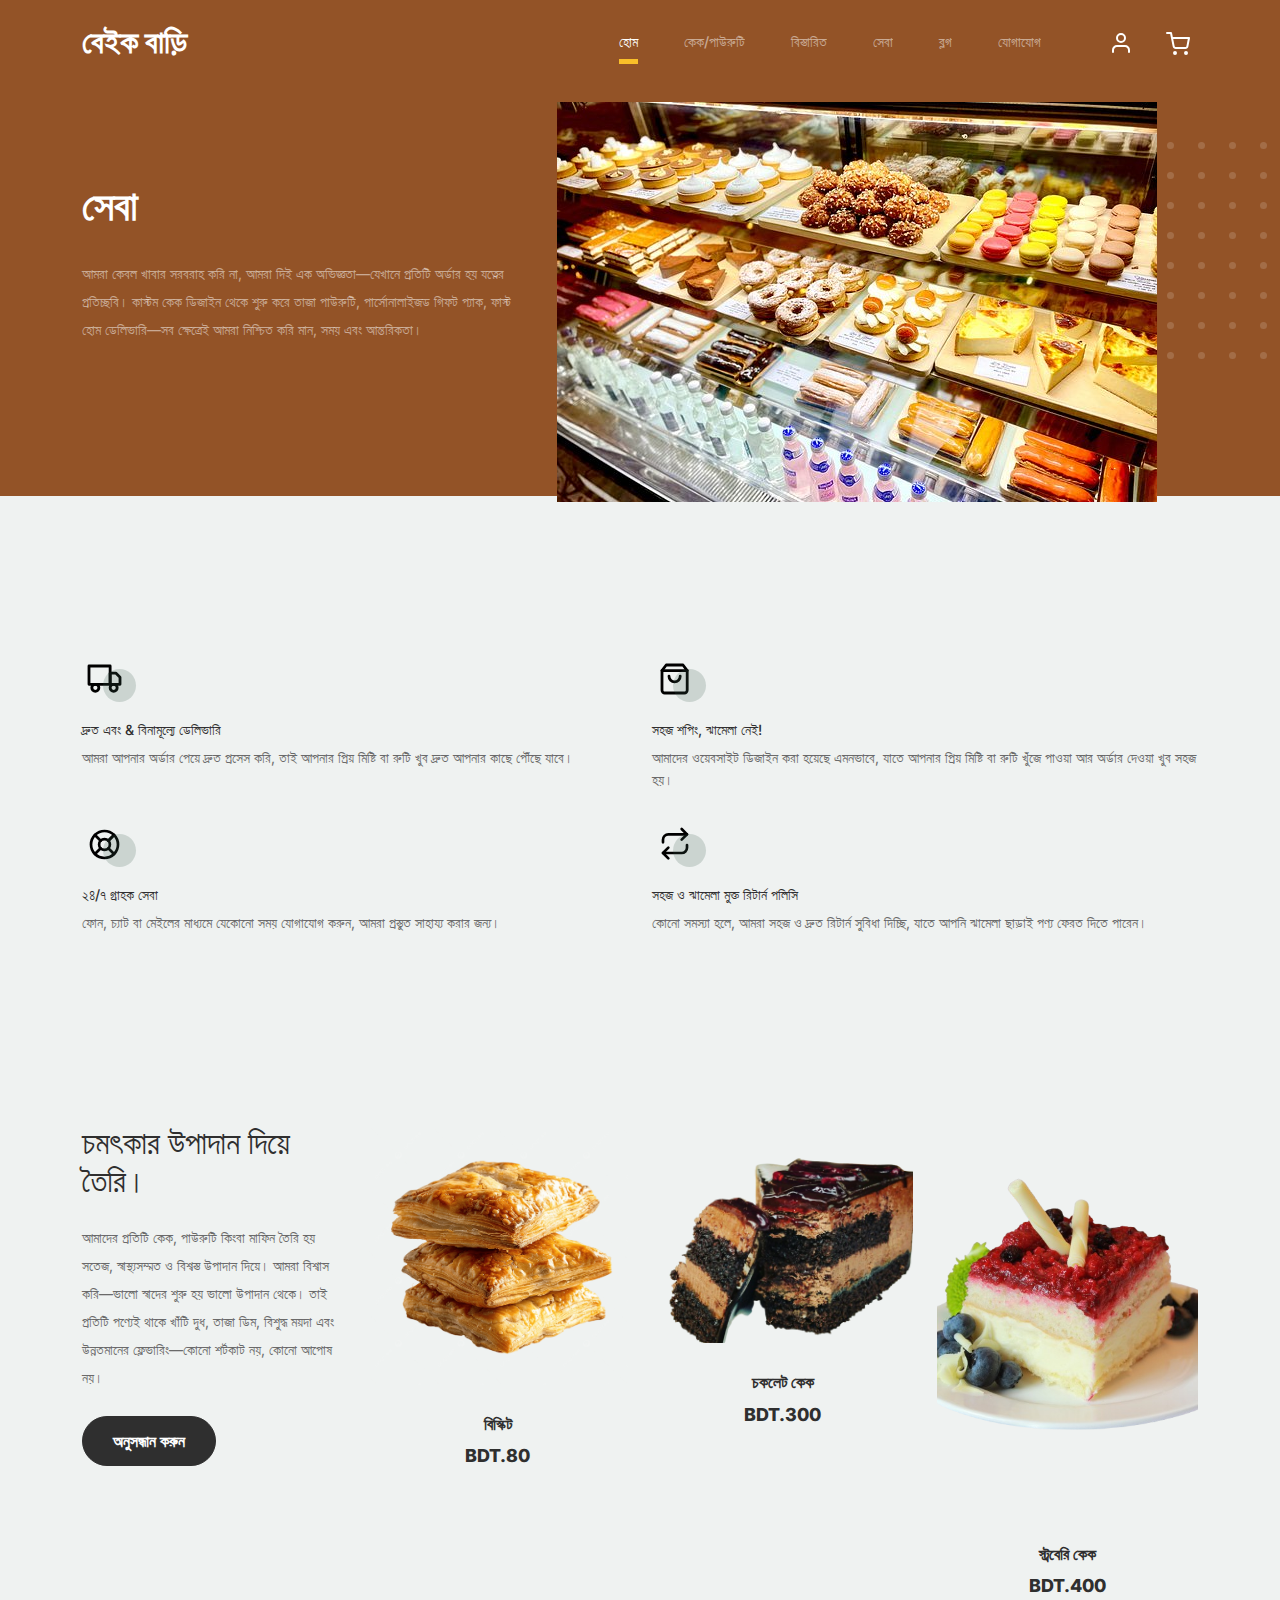
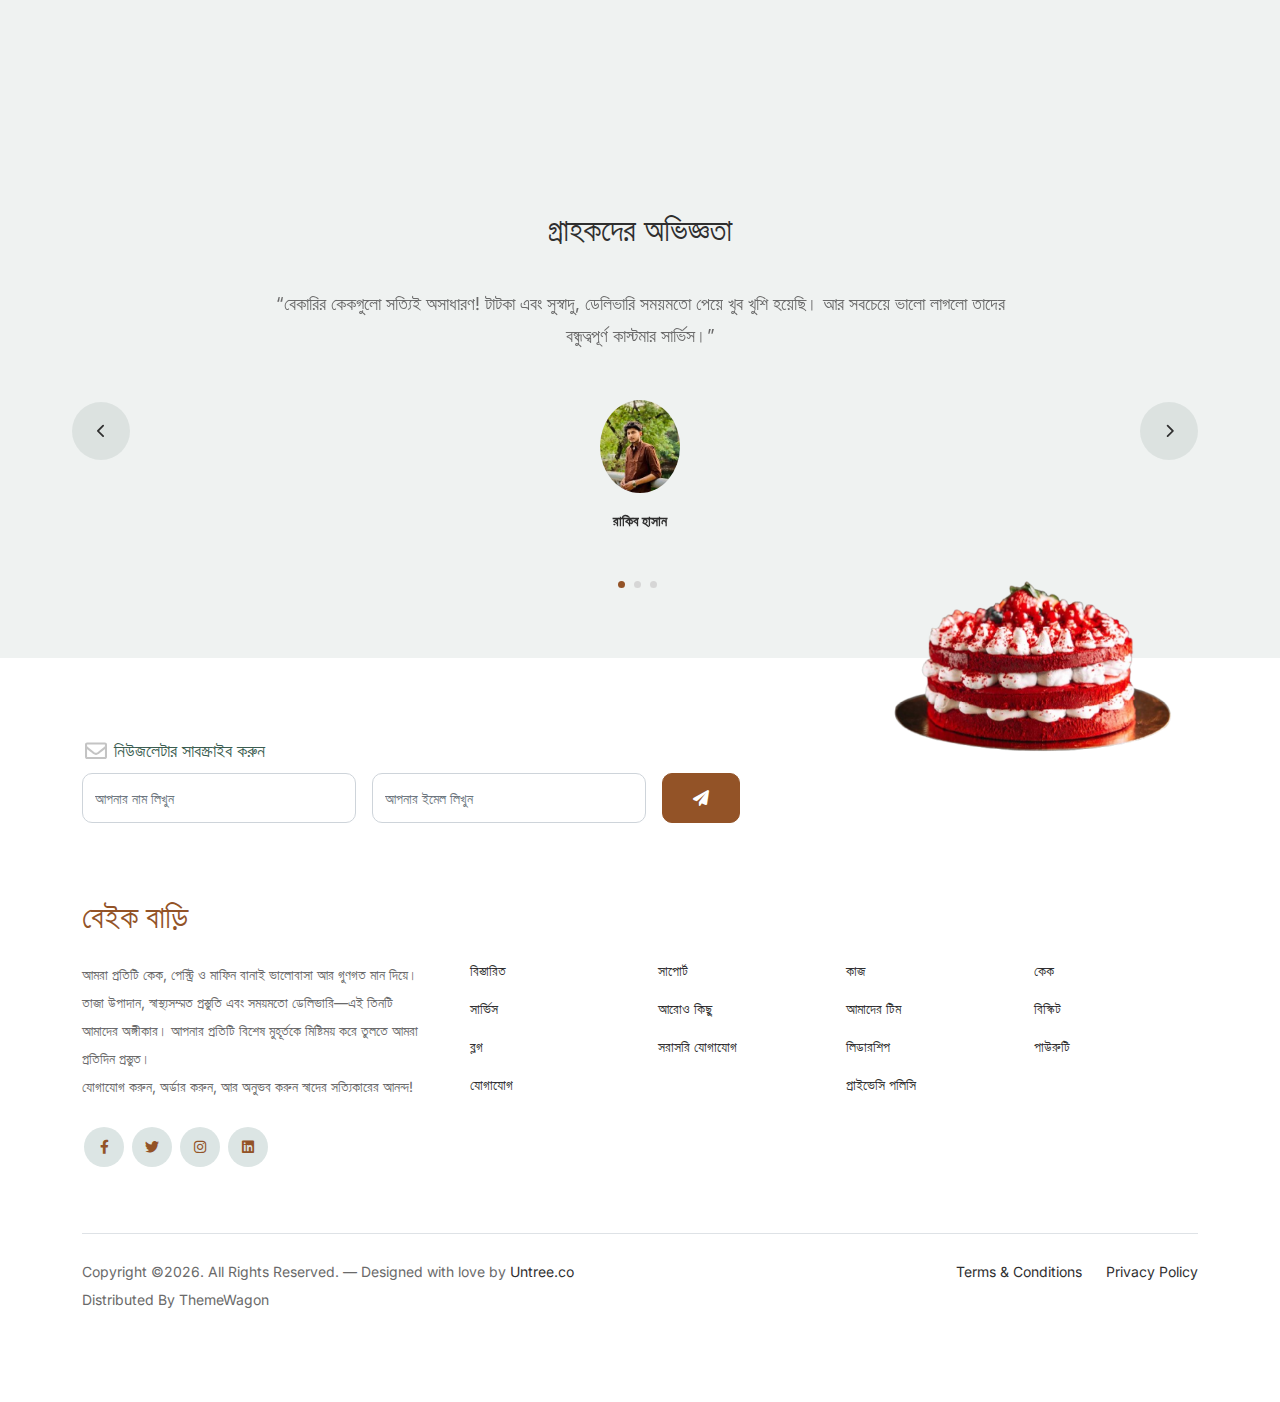
<file: services.html>
<!-- /*
* Bootstrap 5
* Template Name: Furni
* Template Author: Untree.co
* Template URI: https://untree.co/
* License: https://creativecommons.org/licenses/by/3.0/
*/ -->
<!doctype html>
<html lang="en">
<head>
  <meta charset="utf-8">
  <meta name="viewport" content="width=device-width, initial-scale=1, shrink-to-fit=no">
  <meta name="author" content="Untree.co">
  <link rel="shortcut icon" href="favicon.webp">

  <meta name="description" content="" />
  <meta name="keywords" content="bootstrap, bootstrap4" />

		<!-- Bootstrap CSS -->
		<link href="css/bootstrap.min.css" rel="stylesheet">
		<link href="https://cdnjs.cloudflare.com/ajax/libs/font-awesome/6.0.0-beta3/css/all.min.css" rel="stylesheet">
		<link href="css/tiny-slider.css" rel="stylesheet">
		<link href="css/style.css" rel="stylesheet">
		<title>বেইক বাড়ি </title>
	</head>

	<body>

		<!-- Start Header/Navigation -->
		<nav class="custom-navbar navbar navbar navbar-expand-md navbar-dark bg-dark" arial-label="Furni navigation bar">

			<div class="container">
				<a class="navbar-brand" href="index.html">বেইক বাড়ি<span></span></a>

				<button class="navbar-toggler" type="button" data-bs-toggle="collapse" data-bs-target="#navbarsFurni" aria-controls="navbarsFurni" aria-expanded="false" aria-label="Toggle navigation">
					<span class="navbar-toggler-icon"></span>
				</button>

				<div class="collapse navbar-collapse" id="navbarsFurni">
					<ul class="custom-navbar-nav navbar-nav ms-auto mb-2 mb-md-0">
						<li class="nav-item active">
							<a class="nav-link" href="index.html">হোম</a>
						</li>
						<li><a class="nav-link" href="shop.html">কেক/পাউরুটি</a></li>
						<li><a class="nav-link" href="about.html">বিস্তারিত</a></li>
						<li><a class="nav-link" href="services.html">সেবা</a></li>
						<li><a class="nav-link" href="blog.html">ব্লগ</a></li>
						<li><a class="nav-link" href="contact.html">যোগাযোগ</a></li>
					</ul>

					<ul class="custom-navbar-cta navbar-nav mb-2 mb-md-0 ms-5">
						<li><a class="nav-link" href="#"><img src="images/user.svg"></a></li>
						<li><a class="nav-link" href="cart.html"><img src="images/cart.svg"></a></li>
					</ul>
				</div>
			</div>
				
		</nav>
		<!-- End Header/Navigation -->

		<!-- Start Hero Section -->
			<div class="hero">
				<div class="container">
					<div class="row justify-content-between">
						<div class="col-lg-5">
							<div class="intro-excerpt">
								<h1>সেবা</h1>
								<p class="mb-4">আমরা কেবল খাবার সরবরাহ করি না, আমরা দিই এক অভিজ্ঞতা—যেখানে প্রতিটি অর্ডার হয় যত্নের প্রতিচ্ছবি। কাস্টম কেক ডিজাইন থেকে শুরু করে তাজা পাউরুটি, পার্সোনালাইজড গিফট প্যাক, ফাস্ট হোম ডেলিভারি—সব ক্ষেত্রেই আমরা নিশ্চিত করি মান, সময় এবং আন্তরিকতা।</p>
								
							</div>
						</div>
						<div class="col-lg-7">
							<div class="hero-img-wrap">
								<img src="images/hero.jpg" class="img-fluid">
							</div>
						</div>
					</div>
				</div>
			</div>
		<!-- End Hero Section -->

		

		<!-- Start Why Choose Us Section -->
		<div class="why-choose-section">
			<div class="container">
				
				
					<div class="row my-5">
							<div class="col-6 col-md-6">
								<div class="feature">
									<div class="icon">
										<img src="images/truck.svg" alt="Image" class="imf-fluid">
									</div>
									<h3>দ্রুত এবং  &amp; বিনামূল্যে ডেলিভারি</h3>
									<p>আমরা আপনার অর্ডার পেয়ে দ্রুত প্রসেস করি, তাই আপনার প্রিয় মিষ্টি বা রুটি খুব দ্রুত আপনার কাছে পৌঁছে যাবে।</p>
								</div>
							</div>

							<div class="col-6 col-md-6">
								<div class="feature">
									<div class="icon">
										<img src="images/bag.svg" alt="Image" class="imf-fluid">
									</div>
									<h3>সহজ শপিং, ঝামেলা নেই!</h3>
									<p>আমাদের ওয়েবসাইট ডিজাইন করা হয়েছে এমনভাবে, যাতে আপনার প্রিয় মিষ্টি বা রুটি খুঁজে পাওয়া আর অর্ডার দেওয়া খুব সহজ হয়।</p>
								</div>
							</div>

							<div class="col-6 col-md-6">
								<div class="feature">
									<div class="icon">
										<img src="images/support.svg" alt="Image" class="imf-fluid">
									</div>
									<h3>২৪/৭ গ্রাহক সেবা</h3>
									<p>ফোন, চ্যাট বা মেইলের মাধ্যমে যেকোনো সময় যোগাযোগ করুন, আমরা প্রস্তুত সাহায্য করার জন্য।</p>
								</div>
							</div>

							<div class="col-6 col-md-6">
								<div class="feature">
									<div class="icon">
										<img src="images/return.svg" alt="Image" class="imf-fluid">
									</div>
									<h3> সহজ ও ঝামেলা মুক্ত রিটার্ন পলিসি</h3>
									<p>কোনো সমস্যা হলে, আমরা সহজ ও দ্রুত রিটার্ন সুবিধা দিচ্ছি, যাতে আপনি ঝামেলা ছাড়াই পণ্য ফেরত দিতে পারেন।</p>
								</div>
							</div>

						</div>
			
			</div>
		</div>
		<!-- End Why Choose Us Section -->

		<!-- Start Product Section -->
		<div class="product-section pt-0">
			<div class="container">
				<div class="row">

					<!-- Start Column 1 -->
					<div class="col-md-12 col-lg-3 mb-5 mb-lg-0">
						<h2 class="mb-4 section-title">চমৎকার উপাদান দিয়ে তৈরি।</h2>
						<p class="mb-4">আমাদের প্রতিটি কেক, পাউরুটি কিংবা মাফিন তৈরি হয় সতেজ, স্বাস্থ্যসম্মত ও বিশ্বস্ত উপাদান দিয়ে। আমরা বিশ্বাস করি—ভালো স্বাদের শুরু হয় ভালো উপাদান থেকে। তাই প্রতিটি পণ্যেই থাকে খাঁটি দুধ, তাজা ডিম, বিশুদ্ধ ময়দা এবং উন্নতমানের ফ্লেভারিং—কোনো শর্টকাট নয়, কোনো আপোষ নয়।  </p>
						<p><a href="#" class="btn">অনুসন্ধান ‍করুন</a></p>
					</div> 
					<!-- End Column 1 -->

					<!-- Start Column 2 -->
					<div class="col-12 col-md-4 col-lg-3 mb-5 mb-md-0">
						<a class="product-item" href="#">
							<img src="images/product-1.png" class="img-fluid product-thumbnail">
							<h3 class="product-title">বিস্কিট</h3>
							<strong class="product-price">BDT.80</strong>

							<span class="icon-cross">
								<img src="images/cross.svg" class="img-fluid">
							</span>
						</a>
					</div> 
					<!-- End Column 2 -->

					<!-- Start Column 3 -->
					<div class="col-12 col-md-4 col-lg-3 mb-5 mb-md-0">
						<a class="product-item" href="#">
							<img src="images/product-2.png" class="img-fluid product-thumbnail">
							<h3 class="product-title">চকলেট কেক</h3>
							<strong class="product-price">BDT.300</strong>

							<span class="icon-cross">
								<img src="images/cross.svg" class="img-fluid">
							</span>
						</a>
					</div>
					<!-- End Column 3 -->

					<!-- Start Column 4 -->
					<div class="col-12 col-md-4 col-lg-3 mb-5 mb-md-0">
						<a class="product-item" href="#">
							<img src="images/product-3.png" class="img-fluid product-thumbnail">
							<h3 class="product-title">স্ট্রবেরি কেক</h3>
							<strong class="product-price">BDT.400</strong>

							<span class="icon-cross">
								<img src="images/cross.svg" class="img-fluid">
							</span>
						</a>
					</div>
					<!-- End Column 4 -->

				</div>
			</div>
		</div>
		<!-- End Product Section -->

		

		<!-- Start Testimonial Slider -->
		<div class="testimonial-section">
			<div class="container">
				<div class="row">
					<div class="col-lg-7 mx-auto text-center">
						<h2 class="section-title">গ্রাহকদের অভিজ্ঞতা</h2>
					</div>
				</div>

				<div class="row justify-content-center">
					<div class="col-lg-12">
						<div class="testimonial-slider-wrap text-center">

							<div id="testimonial-nav">
								<span class="prev" data-controls="prev"><span class="fa fa-chevron-left"></span></span>
								<span class="next" data-controls="next"><span class="fa fa-chevron-right"></span></span>
							</div>

							<div class="testimonial-slider">
								
								<div class="item">
									<div class="row justify-content-center">
										<div class="col-lg-8 mx-auto">

											<div class="testimonial-block text-center">
												<blockquote class="mb-5">
													<p>&ldquo;বেকারির কেকগুলো সত্যিই অসাধারণ! টাটকা এবং সুস্বাদু, ডেলিভারি সময়মতো পেয়ে খুব খুশি হয়েছি। আর সবচেয়ে ভালো লাগলো তাদের বন্ধুত্বপূর্ণ কাস্টমার সার্ভিস।&rdquo;</p>
												</blockquote>

												<div class="author-info">
													<div class="author-pic">
														<img src="images/person-1.jpeg" alt="Maria Jones" class="img-fluid">
													</div>
													<h3 class="font-weight-bold"> রাকিব হাসান</h3>
													<span class="position d-block mb-3"></span>
												</div>
											</div>

										</div>
									</div>
								</div> 
								<!-- END item -->

								<div class="item">
									<div class="row justify-content-center">
										<div class="col-lg-8 mx-auto">

											<div class="testimonial-block text-center">
												<blockquote class="mb-5">
													<p>&ldquo;আমি স্ট্রবেরি কেক অর্ডার দিয়েছিলাম, স্বাদে এতটা মোলায়েম ও তাজা কাটা ফল কখনো পাইনি। এটা আমার পরিবারের সবাই পছন্দ করেছে।&rdquo;</p>
												</blockquote>

												<div class="author-info">
													<div class="author-pic">
														<img src="images/person-2.jpeg" alt="Maria Jones" class="img-fluid">
													</div>
													<h3 class="font-weight-bold">মেহজাবীন আক্তার</h3>
													<span class="position d-block mb-3"></span>
												</div>
											</div>

										</div>
									</div>
								</div> 
								<!-- END item -->

								<div class="item">
									<div class="row justify-content-center">
										<div class="col-lg-8 mx-auto">

											<div class="testimonial-block text-center">
												<blockquote class="mb-5">
													<p>&ldquo;বিস্কিট কেকটি আমার ছোট বোনের জন্মদিনে দিয়েছিলাম, সবাই প্রশংসা করেছে। সহজেই অর্ডার ও ডেলিভারি হওয়ায় অনেক সুবিধা হয়েছে।&rdquo;</p>
												</blockquote>

												<div class="author-info">
													<div class="author-pic">
														<img src="images/person-3.jpeg" alt="Maria Jones" class="img-fluid">
													</div>
													<h3 class="font-weight-bold">সাইফুল ইসলাম</h3>
													<span class="position d-block mb-3"></span>
												</div>
											</div>

										</div>
									</div>
								</div> 
								<!-- END item -->

							</div>

						</div>
					</div>
				</div>
			</div>
		</div>
		<!-- End Testimonial Slider -->

		

		<!-- Start Footer Section -->
		<footer class="footer-section">
			<div class="container relative">

				<div class="sofa-img">
					<img src="images/dyud-listing-removebg-preview.png" alt="Image" class="img-fluid">
				</div>

				<div class="row">
					<div class="col-lg-8">
						<div class="subscription-form">
							<h3 class="d-flex align-items-center"><span class="me-1"><img src="images/envelope-outline.svg" alt="Image" class="img-fluid"></span><span>নিউজলেটার সাবস্ক্রাইব করুন</span></h3>

							<form action="#" class="row g-3">
								<div class="col-auto">
									<input type="text" class="form-control" placeholder="আপনার নাম লিখুন">
								</div>
								<div class="col-auto">
									<input type="email" class="form-control" placeholder="আপনার ইমেল লিখুন">
								</div>
								<div class="col-auto">
									<button class="btn btn-primary">
										<span class="fa fa-paper-plane"></span>
									</button>
								</div>
							</form>

						</div>
					</div>
				</div>

				<div class="row g-5 mb-5">
					<div class="col-lg-4">
						<div class="mb-4 footer-logo-wrap"><a href="#" class="footer-logo">বেইক বাড়ি<span></span></a></div>
						<p class="mb-4">আমরা প্রতিটি কেক, পেস্ট্রি ও মাফিন বানাই ভালোবাসা আর গুণগত মান দিয়ে। তাজা উপাদান, স্বাস্থ্যসম্মত প্রস্তুতি এবং সময়মতো ডেলিভারি—এই তিনটি আমাদের অঙ্গীকার। আপনার প্রতিটি বিশেষ মুহূর্তকে মিষ্টিময় করে তুলতে আমরা প্রতিদিন প্রস্তুত।<br>
যোগাযোগ করুন, অর্ডার করুন, আর অনুভব করুন স্বাদের সত্যিকারের আনন্দ!</p>

						<ul class="list-unstyled custom-social">
							<li><a href="#"><span class="fa fa-brands fa-facebook-f"></span></a></li>
							<li><a href="#"><span class="fa fa-brands fa-twitter"></span></a></li>
							<li><a href="#"><span class="fa fa-brands fa-instagram"></span></a></li>
							<li><a href="#"><span class="fa fa-brands fa-linkedin"></span></a></li>
						</ul>
					</div>

					<div class="col-lg-8">
						<div class="row links-wrap">
							<div class="col-6 col-sm-6 col-md-3">
								<ul class="list-unstyled">
									<li><a href="#">বিস্তারিত</a></li>
									<li><a href="#">সার্ভিস</a></li>
									<li><a href="#">ব্লগ</a></li>
									<li><a href="#">যোগাযোগ</a></li>
								</ul>
							</div>

							<div class="col-6 col-sm-6 col-md-3">
								<ul class="list-unstyled">
									<li><a href="#">সাপোর্ট</a></li>
									<li><a href="#">আরোও কিছু</a></li>
									<li><a href="#">সরাসরি যোগাযোগ</a></li>
								</ul>
							</div>

							<div class="col-6 col-sm-6 col-md-3">
								<ul class="list-unstyled">
									<li><a href="#">কাজ</a></li>
									<li><a href="#">আমাদের টিম</a></li>
									<li><a href="#">লিডারশিপ</a></li>
									<li><a href="#">প্রাইভেসি পলিসি</a></li>
								</ul>
							</div>

							<div class="col-6 col-sm-6 col-md-3">
								<ul class="list-unstyled">
									<li><a href="#">কেক</a></li>
									<li><a href="#">বিস্কিট</a></li>
									<li><a href="#">পাউরুটি</a></li>
								</ul>
							</div>
						</div>
					</div>

				</div>

				<div class="border-top copyright">
					<div class="row pt-4">
						<div class="col-lg-6">
							<p class="mb-2 text-center text-lg-start">Copyright &copy;<script>document.write(new Date().getFullYear());</script>. All Rights Reserved. &mdash; Designed with love by <a href="https://untree.co">Untree.co</a> Distributed By <a hreff="https://themewagon.com">ThemeWagon</a>  <!-- License information: https://untree.co/license/ -->
            </p>
						</div>

						<div class="col-lg-6 text-center text-lg-end">
							<ul class="list-unstyled d-inline-flex ms-auto">
								<li class="me-4"><a href="#">Terms &amp; Conditions</a></li>
								<li><a href="#">Privacy Policy</a></li>
							</ul>
						</div>

					</div>
				</div>

			</div>
		</footer>
		<!-- End Footer Section -->	


		<script src="js/bootstrap.bundle.min.js"></script>
		<script src="js/tiny-slider.js"></script>
		<script src="js/custom.js"></script>
	</body>

</html>
</file>
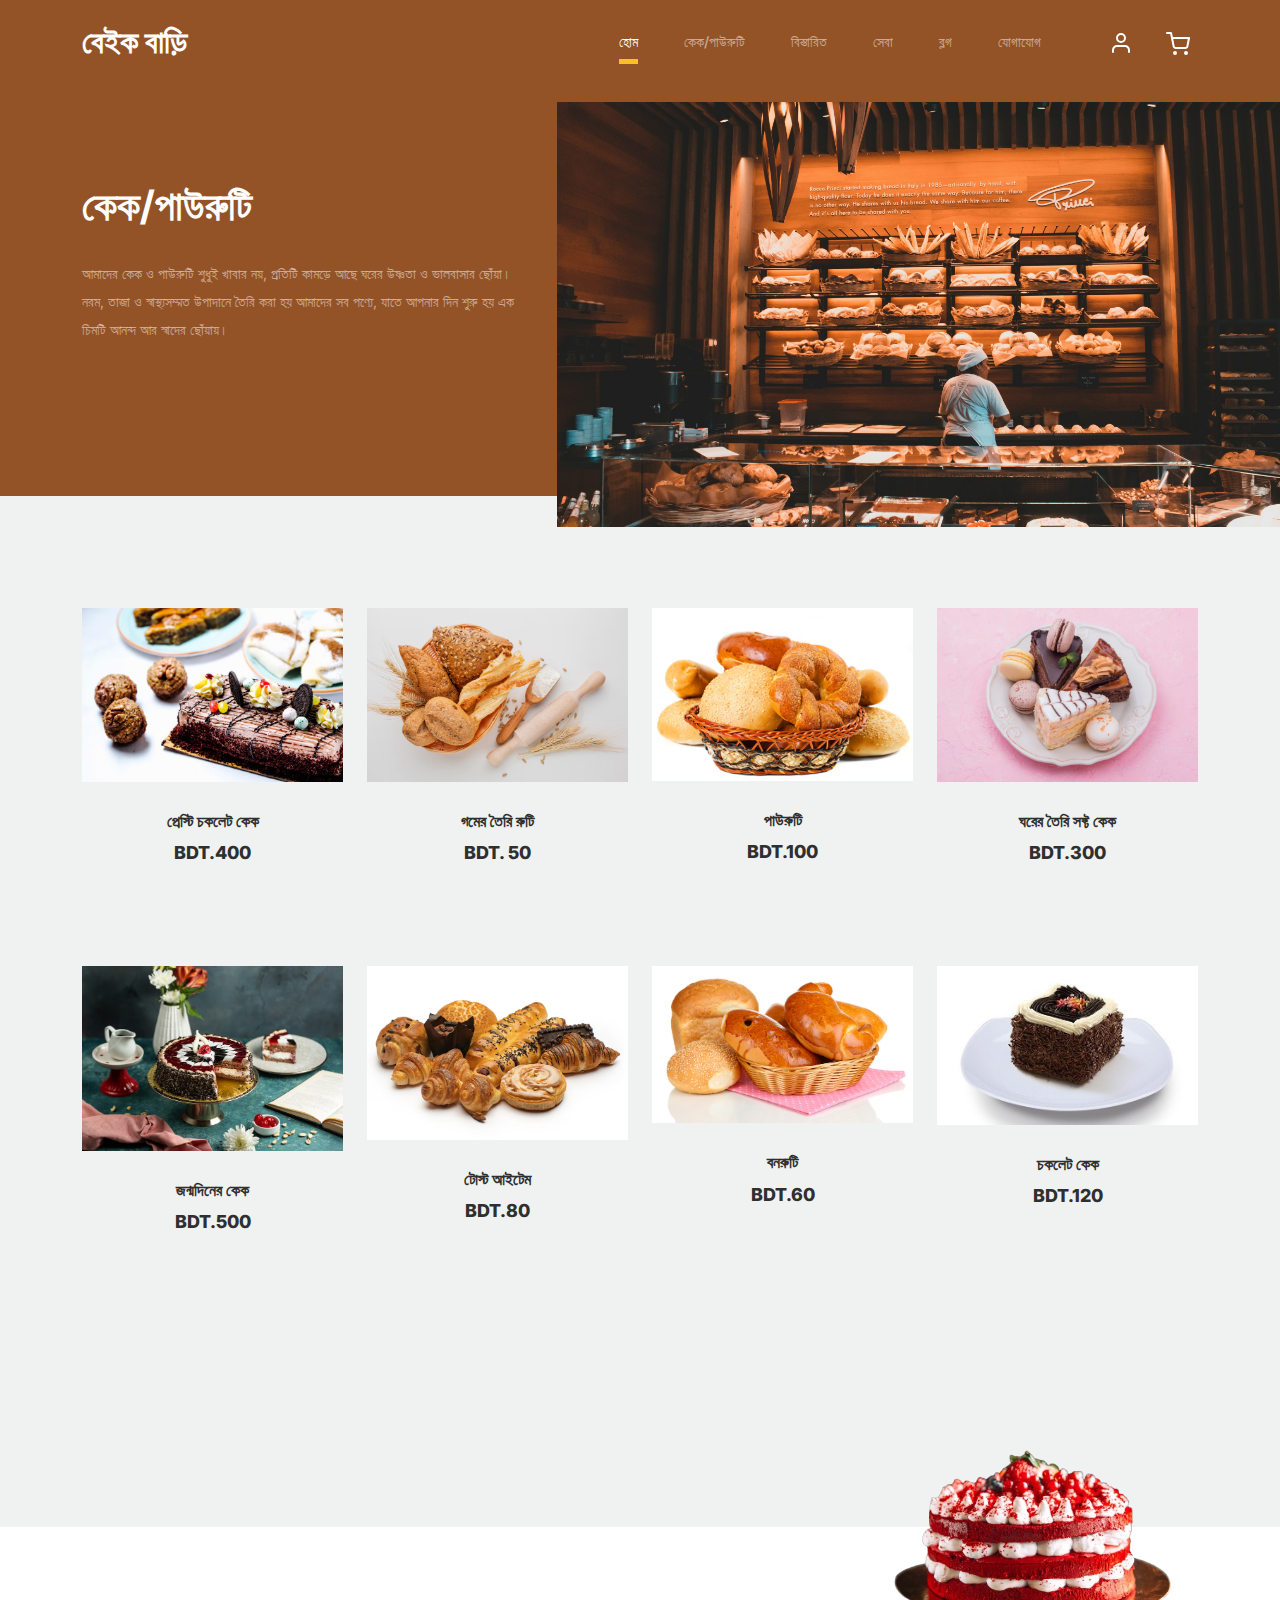
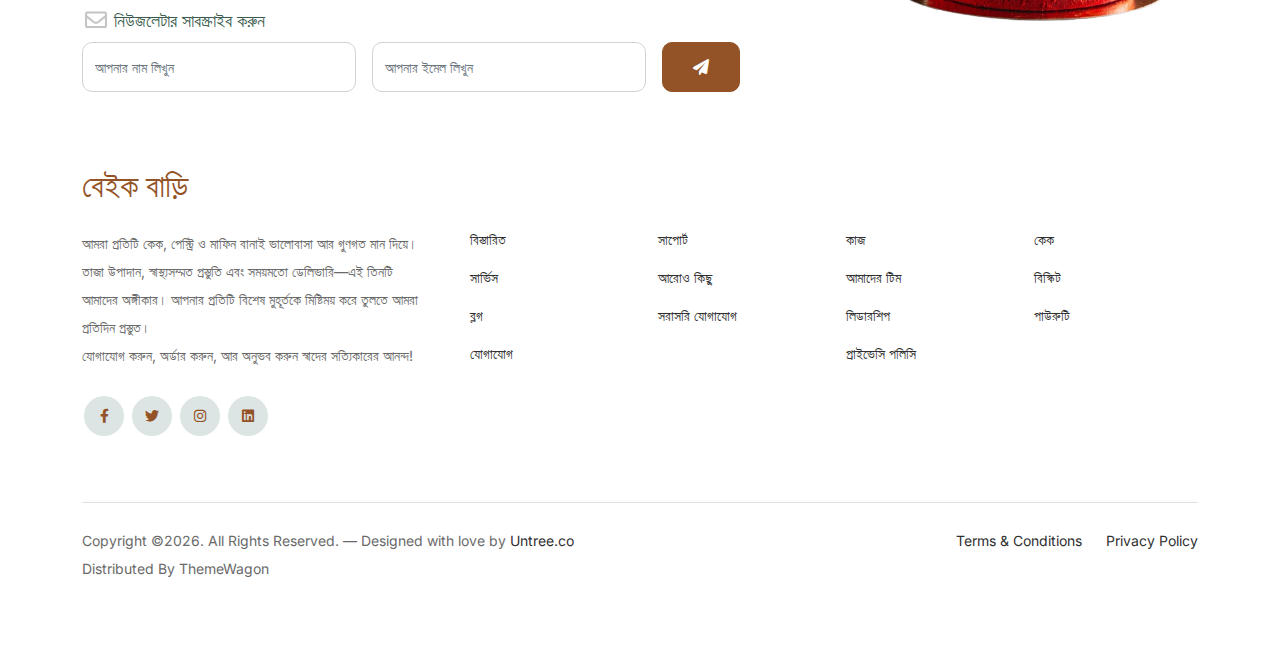
<file: shop.html>
<!-- /*
* Bootstrap 5
* Template Name: Furni
* Template Author: Untree.co
* Template URI: https://untree.co/
* License: https://creativecommons.org/licenses/by/3.0/
*/ -->
<!doctype html>
<html lang="en">
<head>
  <meta charset="utf-8">
  <meta name="viewport" content="width=device-width, initial-scale=1, shrink-to-fit=no">
  <meta name="author" content="Untree.co">
  <link rel="shortcut icon" href="favicon.webp">

  <meta name="description" content="" />
  <meta name="keywords" content="bootstrap, bootstrap4" />

		<!-- Bootstrap CSS -->
		<link href="css/bootstrap.min.css" rel="stylesheet">
		<link href="https://cdnjs.cloudflare.com/ajax/libs/font-awesome/6.0.0-beta3/css/all.min.css" rel="stylesheet">
		<link href="css/tiny-slider.css" rel="stylesheet">
		<link href="css/style.css" rel="stylesheet">
		<title>বেইক বাড়ি </title>
	</head>

	<body>

		<!-- Start Header/Navigation -->
		<nav class="custom-navbar navbar navbar navbar-expand-md navbar-dark bg-dark" arial-label="বেইক বাড়ি navigation bar">

			<div class="container">
				<a class="navbar-brand" href="index.html">বেইক বাড়ি<span></span></a>

				<button class="navbar-toggler" type="button" data-bs-toggle="collapse" data-bs-target="#navbarsFurni" aria-controls="navbarsFurni" aria-expanded="false" aria-label="Toggle navigation">
					<span class="navbar-toggler-icon"></span>
				</button>

				<div class="collapse navbar-collapse" id="navbarsFurni">
					<ul class="custom-navbar-nav navbar-nav ms-auto mb-2 mb-md-0">
						<li class="nav-item active">
							<a class="nav-link" href="index.html">হোম</a>
						</li>
						<li><a class="nav-link" href="shop.html">কেক/পাউরুটি</a></li>
						<li><a class="nav-link" href="about.html">বিস্তারিত</a></li>
						<li><a class="nav-link" href="services.html">সেবা</a></li>
						<li><a class="nav-link" href="blog.html">ব্লগ</a></li>
						<li><a class="nav-link" href="contact.html">যোগাযোগ</a></li>
					</ul>

					<ul class="custom-navbar-cta navbar-nav mb-2 mb-md-0 ms-5">
						<li><a class="nav-link" href="#"><img src="images/user.svg"></a></li>
						<li><a class="nav-link" href="cart.html"><img src="images/cart.svg"></a></li>
					</ul>
				</div>
			</div>
				
		</nav>
		<!-- End Header/Navigation -->

		<!-- Start Hero Section -->
			<div class="hero">
				<div class="container">
					<div class="row justify-content-between">
						<div class="col-lg-5">
							<div class="intro-excerpt">
								<h1>কেক/পাউরুটি  <span clsas="d-block"></span></h1>
								<p class="mb-4">আমাদের কেক ও পাউরুটি শুধুই খাবার নয়, প্রতিটি কামড়ে আছে ঘরের উষ্ণতা ও ভালবাসার ছোঁয়া। নরম, তাজা ও স্বাস্থ্যসম্মত উপাদানে তৈরি করা হয় আমাদের সব পণ্যে, যাতে আপনার দিন শুরু হয় এক চিমটি আনন্দ আর স্বাদের ছোঁয়ায়। </p>
								
							</div>
						</div>
						<div class="col-lg-7">
							<div class="hero-img-wrap">
								<img src="images/image.jpeg" class="img-fluid">
							</div>
						</div>
					</div>
				</div>
			</div>
		<!-- End Hero Section -->

		

		<div class="untree_co-section product-section before-footer-section">
		    <div class="container">
		      	<div class="row">

		      		<!-- Start Column 1 -->
					<div class="col-12 col-md-4 col-lg-3 mb-5">
						<a class="product-item" href="#">
							<img src="images/img-1.avif" class="img-fluid product-thumbnail">
							<h3 class="product-title">প্রেস্টি চকলেট কেক</h3>
							<strong class="product-price">BDT.400</strong>

							<span class="icon-cross">
								<img src="images/cross.svg" class="img-fluid">
							</span>
						</a>
					</div> 
					<!-- End Column 1 -->
						
					<!-- Start Column 2 -->
					<div class="col-12 col-md-4 col-lg-3 mb-5">
						<a class="product-item" href="#">
							<img src="images/img-2.avif" class="img-fluid product-thumbnail">
							<h3 class="product-title">গমের তৈরি রুটি</h3>
							<strong class="product-price">BDT. 50</strong>

							<span class="icon-cross">
								<img src="images/cross.svg" class="img-fluid">
							</span>
						</a>
					</div> 
					<!-- End Column 2 -->

					<!-- Start Column 3 -->
					<div class="col-12 col-md-4 col-lg-3 mb-5">
						<a class="product-item" href="#">
							<img src="images/img-3.avif" class="img-fluid product-thumbnail">
							<h3 class="product-title">পাউরুটি</h3>
							<strong class="product-price">BDT.100</strong>

							<span class="icon-cross">
								<img src="images/cross.svg" class="img-fluid">
							</span>
						</a>
					</div>
					<!-- End Column 3 -->

					<!-- Start Column 4 -->
					<div class="col-12 col-md-4 col-lg-3 mb-5">
						<a class="product-item" href="#">
							<img src="images/img-4.avif" class="img-fluid product-thumbnail">
							<h3 class="product-title">ঘরের তৈরি সফ্ট কেক</h3>
							<strong class="product-price">BDT.300</strong>

							<span class="icon-cross">
								<img src="images/cross.svg" class="img-fluid">
							</span>
						</a>
					</div>
					<!-- End Column 4 -->


					<!-- Start Column 1 -->
					<div class="col-12 col-md-4 col-lg-3 mb-5">
						<a class="product-item" href="#">
							<img src="images/img-5.avif" class="img-fluid product-thumbnail">
							<h3 class="product-title">জন্মদিনের কেক</h3>
							<strong class="product-price">BDT.500</strong>

							<span class="icon-cross">
								<img src="images/cross.svg" class="img-fluid">
							</span>
						</a>
					</div> 
					<!-- End Column 1 -->
						
					<!-- Start Column 2 -->
					<div class="col-12 col-md-4 col-lg-3 mb-5">
						<a class="product-item" href="#">
							<img src="images/img-6.avif" class="img-fluid product-thumbnail">
							<h3 class="product-title">টোস্ট আইটেম</h3>
							<strong class="product-price">BDT.80</strong>

							<span class="icon-cross">
								<img src="images/cross.svg" class="img-fluid">
							</span>
						</a>
					</div> 
					<!-- End Column 2 -->

					<!-- Start Column 3 -->
					<div class="col-12 col-md-4 col-lg-3 mb-5">
						<a class="product-item" href="#">
							<img src="images/img-7.avif" class="img-fluid product-thumbnail">
							<h3 class="product-title">বনরুটি</h3>
							<strong class="product-price">BDT.60</strong>

							<span class="icon-cross">
								<img src="images/cross.svg" class="img-fluid">
							</span>
						</a>
					</div>
					<!-- End Column 3 -->

					<!-- Start Column 4 -->
					<div class="col-12 col-md-4 col-lg-3 mb-5">
						<a class="product-item" href="#">
							<img src="images/img-8.jpeg" class="img-fluid product-thumbnail">
							<h3 class="product-title">চকলেট কেক</h3>
							<strong class="product-price">BDT.120</strong>

							<span class="icon-cross">
								<img src="images/cross.svg" class="img-fluid">
							</span>
						</a>
					</div>
					<!-- End Column 4 -->

		      	</div>
		    </div>
		</div>


		<!-- Start Footer Section -->
		<footer class="footer-section">
			<div class="container relative">

				<div class="sofa-img">
					<img src="images/dyud-listing-removebg-preview.png" alt="Image" class="img-fluid">
				</div>

				<div class="row">
					<div class="col-lg-8">
						<div class="subscription-form">
							<h3 class="d-flex align-items-center"><span class="me-1"><img src="images/envelope-outline.svg" alt="Image" class="img-fluid"></span><span>নিউজলেটার সাবস্ক্রাইব করুন</span></h3>

							<form action="#" class="row g-3">
								<div class="col-auto">
									<input type="text" class="form-control" placeholder="আপনার নাম লিখুন">
								</div>
								<div class="col-auto">
									<input type="email" class="form-control" placeholder="আপনার ইমেল লিখুন">
								</div>
								<div class="col-auto">
									<button class="btn btn-primary">
										<span class="fa fa-paper-plane"></span>
									</button>
								</div>
							</form>

						</div>
					</div>
				</div>

				<div class="row g-5 mb-5">
					<div class="col-lg-4">
						<div class="mb-4 footer-logo-wrap"><a href="#" class="footer-logo">বেইক বাড়ি<span></span></a></div>
						<p class="mb-4">আমরা প্রতিটি কেক, পেস্ট্রি ও মাফিন বানাই ভালোবাসা আর গুণগত মান দিয়ে। তাজা উপাদান, স্বাস্থ্যসম্মত প্রস্তুতি এবং সময়মতো ডেলিভারি—এই তিনটি আমাদের অঙ্গীকার। আপনার প্রতিটি বিশেষ মুহূর্তকে মিষ্টিময় করে তুলতে আমরা প্রতিদিন প্রস্তুত।<br>
যোগাযোগ করুন, অর্ডার করুন, আর অনুভব করুন স্বাদের সত্যিকারের আনন্দ!</p>

						<ul class="list-unstyled custom-social">
							<li><a href="#"><span class="fa fa-brands fa-facebook-f"></span></a></li>
							<li><a href="#"><span class="fa fa-brands fa-twitter"></span></a></li>
							<li><a href="#"><span class="fa fa-brands fa-instagram"></span></a></li>
							<li><a href="#"><span class="fa fa-brands fa-linkedin"></span></a></li>
						</ul>
					</div>

					<div class="col-lg-8">
						<div class="row links-wrap">
							<div class="col-6 col-sm-6 col-md-3">
								<ul class="list-unstyled">
									<li><a href="#">বিস্তারিত</a></li>
									<li><a href="#">সার্ভিস</a></li>
									<li><a href="#">ব্লগ</a></li>
									<li><a href="#">যোগাযোগ</a></li>
								</ul>
							</div>

							<div class="col-6 col-sm-6 col-md-3">
								<ul class="list-unstyled">
									<li><a href="#">সাপোর্ট</a></li>
									<li><a href="#">আরোও কিছু</a></li>
									<li><a href="#">সরাসরি যোগাযোগ</a></li>
								</ul>
							</div>

							<div class="col-6 col-sm-6 col-md-3">
								<ul class="list-unstyled">
									<li><a href="#">কাজ</a></li>
									<li><a href="#">আমাদের টিম</a></li>
									<li><a href="#">লিডারশিপ</a></li>
									<li><a href="#">প্রাইভেসি পলিসি</a></li>
								</ul>
							</div>

							<div class="col-6 col-sm-6 col-md-3">
								<ul class="list-unstyled">
									<li><a href="#">কেক</a></li>
									<li><a href="#">বিস্কিট</a></li>
									<li><a href="#">পাউরুটি</a></li>
								</ul>
							</div>
						</div>
					</div>

				</div>

				<div class="border-top copyright">
					<div class="row pt-4">
						<div class="col-lg-6">
							<p class="mb-2 text-center text-lg-start">Copyright &copy;<script>document.write(new Date().getFullYear());</script>. All Rights Reserved. &mdash; Designed with love by <a href="https://untree.co">Untree.co</a> Distributed By <a hreff="https://themewagon.com">ThemeWagon</a>  <!-- License information: https://untree.co/license/ -->
            </p>
						</div>

						<div class="col-lg-6 text-center text-lg-end">
							<ul class="list-unstyled d-inline-flex ms-auto">
								<li class="me-4"><a href="#">Terms &amp; Conditions</a></li>
								<li><a href="#">Privacy Policy</a></li>
							</ul>
						</div>

					</div>
				</div>

			</div>
		</footer>
		<!-- End Footer Section -->	


		<script src="js/bootstrap.bundle.min.js"></script>
		<script src="js/tiny-slider.js"></script>
		<script src="js/custom.js"></script>
	</body>

</html>
</file>
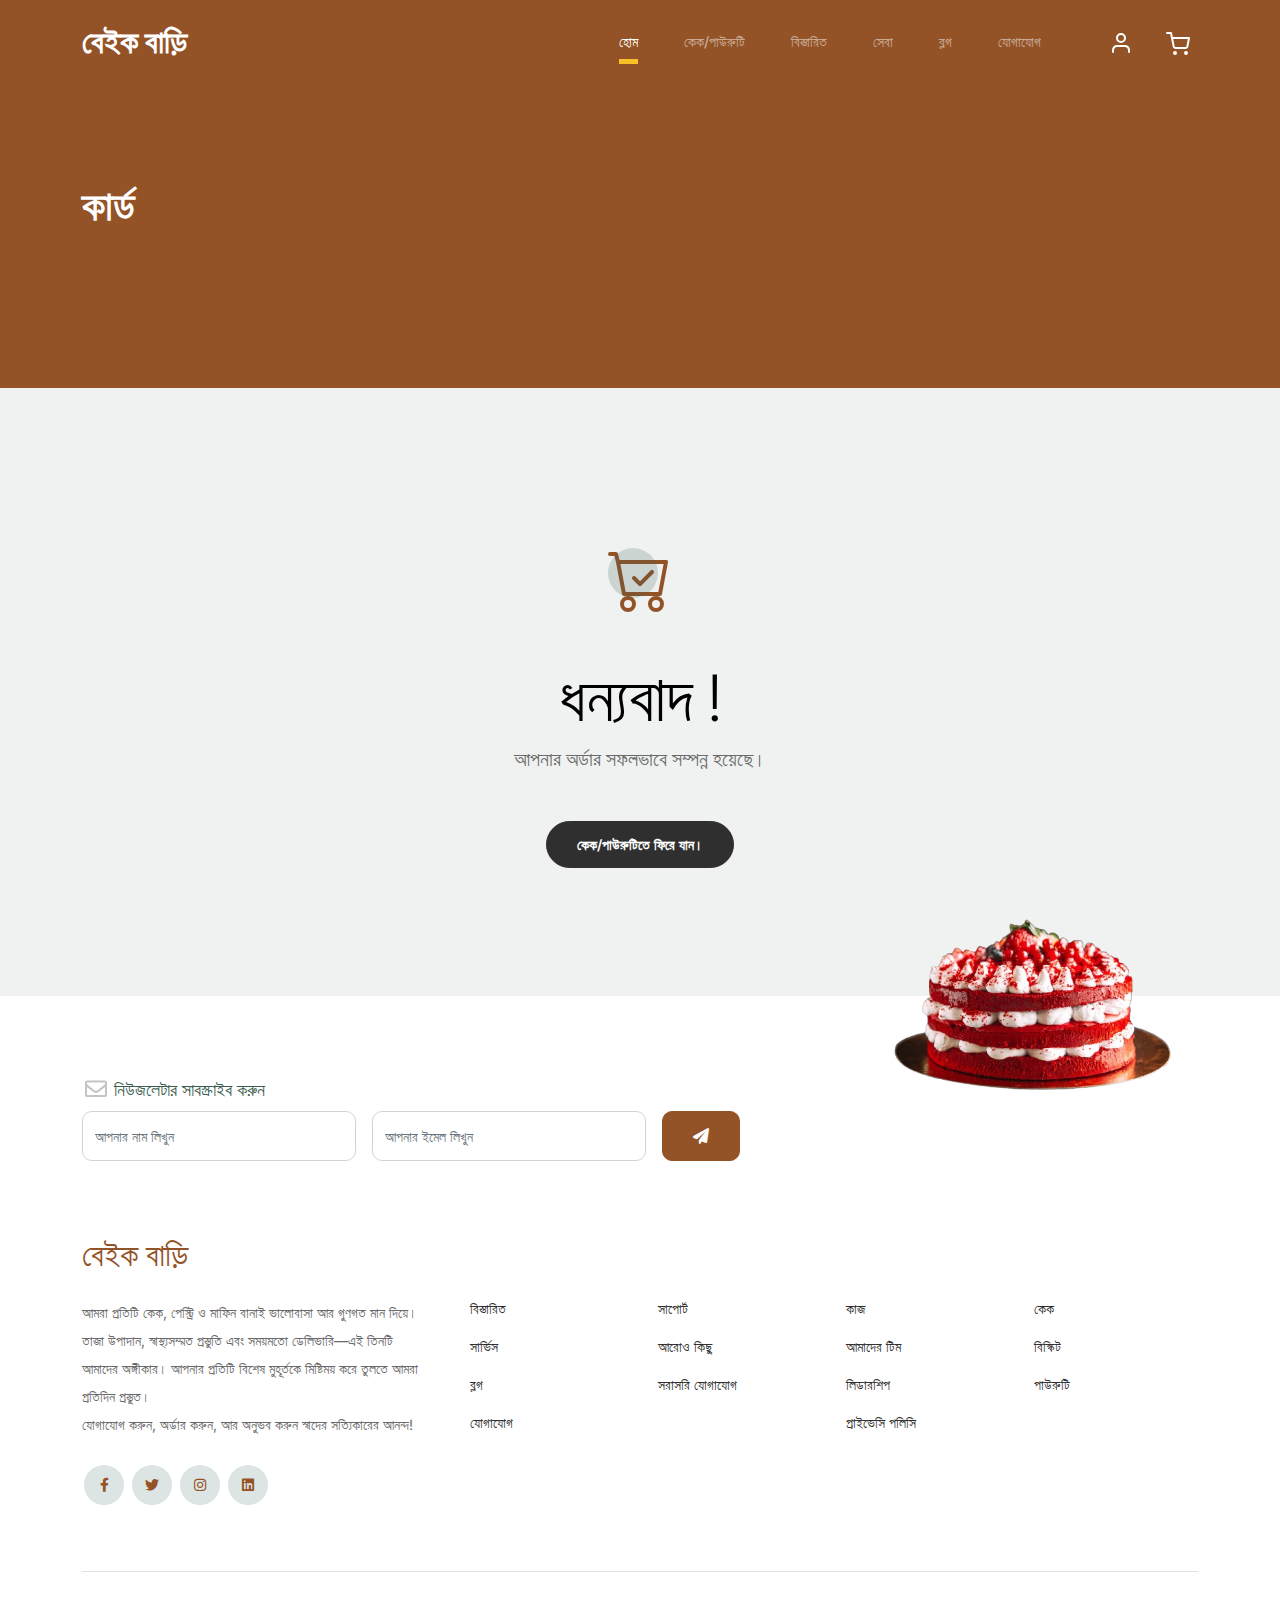
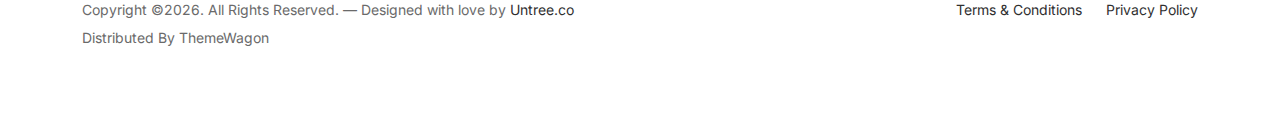
<file: thankyou.html>
<!-- /*
* Bootstrap 5
* Template Name: Furni
* Template Author: Untree.co
* Template URI: https://untree.co/
* License: https://creativecommons.org/licenses/by/3.0/
*/ -->
<!doctype html>
<html lang="en">
<head>
  <meta charset="utf-8">
  <meta name="viewport" content="width=device-width, initial-scale=1, shrink-to-fit=no">
  <meta name="author" content="Untree.co">
  <link rel="shortcut icon" href="favicon.webp">

  <meta name="description" content="" />
  <meta name="keywords" content="bootstrap, bootstrap4" />

		<!-- Bootstrap CSS -->
		<link href="css/bootstrap.min.css" rel="stylesheet">
		<link href="https://cdnjs.cloudflare.com/ajax/libs/font-awesome/6.0.0-beta3/css/all.min.css" rel="stylesheet">
		<link href="css/tiny-slider.css" rel="stylesheet">
		<link href="css/style.css" rel="stylesheet">
		<title>বেইক বাড়ি </title>
	</head>

	<body>

		<!-- Start Header/Navigation -->
		<nav class="custom-navbar navbar navbar navbar-expand-md navbar-dark bg-dark" arial-label="Furni navigation bar">

			<div class="container">
				<a class="navbar-brand" href="index.html">বেইক বাড়ি<span></span></a>

				<button class="navbar-toggler" type="button" data-bs-toggle="collapse" data-bs-target="#navbarsFurni" aria-controls="navbarsFurni" aria-expanded="false" aria-label="Toggle navigation">
					<span class="navbar-toggler-icon"></span>
				</button>

				<div class="collapse navbar-collapse" id="navbarsFurni">
					<ul class="custom-navbar-nav navbar-nav ms-auto mb-2 mb-md-0">
						<li class="nav-item active">
							<a class="nav-link" href="index.html">হোম</a>
						</li>
						<li><a class="nav-link" href="shop.html">কেক/পাউরুটি</a></li>
						<li><a class="nav-link" href="about.html">বিস্তারিত</a></li>
						<li><a class="nav-link" href="services.html">সেবা</a></li>
						<li><a class="nav-link" href="blog.html">ব্লগ</a></li>
						<li><a class="nav-link" href="contact.html">যোগাযোগ</a></li>
					</ul>

					<ul class="custom-navbar-cta navbar-nav mb-2 mb-md-0 ms-5">
						<li><a class="nav-link" href="#"><img src="images/user.svg"></a></li>
						<li><a class="nav-link" href="cart.html"><img src="images/cart.svg"></a></li>
					</ul>
				</div>
			</div>
				
		</nav>
		<!-- End Header/Navigation -->

		<!-- Start Hero Section -->
			<div class="hero">
				<div class="container">
					<div class="row justify-content-between">
						<div class="col-lg-5">
							<div class="intro-excerpt">
								<h1>কার্ড</h1>
							</div>
						</div>
						<div class="col-lg-7">
							
						</div>
					</div>
				</div>
			</div>
		<!-- End Hero Section -->

		

		<div class="untree_co-section">
    <div class="container">
      <div class="row">
        <div class="col-md-12 text-center pt-5">
          <span class="display-3 thankyou-icon text-primary">
            <svg width="1em" height="1em" viewBox="0 0 16 16" class="bi bi-cart-check mb-5" fill="currentColor" xmlns="http://www.w3.org/2000/svg">
              <path fill-rule="evenodd" d="M11.354 5.646a.5.5 0 0 1 0 .708l-3 3a.5.5 0 0 1-.708 0l-1.5-1.5a.5.5 0 1 1 .708-.708L8 8.293l2.646-2.647a.5.5 0 0 1 .708 0z"/>
              <path fill-rule="evenodd" d="M0 1.5A.5.5 0 0 1 .5 1H2a.5.5 0 0 1 .485.379L2.89 3H14.5a.5.5 0 0 1 .491.592l-1.5 8A.5.5 0 0 1 13 12H4a.5.5 0 0 1-.491-.408L2.01 3.607 1.61 2H.5a.5.5 0 0 1-.5-.5zM3.102 4l1.313 7h8.17l1.313-7H3.102zM5 12a2 2 0 1 0 0 4 2 2 0 0 0 0-4zm7 0a2 2 0 1 0 0 4 2 2 0 0 0 0-4zm-7 1a1 1 0 1 0 0 2 1 1 0 0 0 0-2zm7 0a1 1 0 1 0 0 2 1 1 0 0 0 0-2z"/>
            </svg>
          </span>
          <h2 class="display-3 text-black">ধন্যবাদ !</h2>
          <p class="lead mb-5">আপনার অর্ডার সফলভাবে সম্পন্ন হয়েছে।</p>
          <p><a href="shop.html" class="btn btn-sm btn-outline-black">কেক/পাউরুটিতে ফিরে যান।</a></p>
        </div>
      </div>
    </div>
  </div>

		<!-- Start Footer Section -->
	<footer class="footer-section">
			<div class="container relative">

				<div class="sofa-img">
					<img src="images/dyud-listing-removebg-preview.png" alt="Image" class="img-fluid">
				</div>

				<div class="row">
					<div class="col-lg-8">
						<div class="subscription-form">
							<h3 class="d-flex align-items-center"><span class="me-1"><img src="images/envelope-outline.svg" alt="Image" class="img-fluid"></span><span>নিউজলেটার সাবস্ক্রাইব করুন</span></h3>

							<form action="#" class="row g-3">
								<div class="col-auto">
									<input type="text" class="form-control" placeholder="আপনার নাম লিখুন">
								</div>
								<div class="col-auto">
									<input type="email" class="form-control" placeholder="আপনার ইমেল লিখুন">
								</div>
								<div class="col-auto">
									<button class="btn btn-primary">
										<span class="fa fa-paper-plane"></span>
									</button>
								</div>
							</form>

						</div>
					</div>
				</div>

				<div class="row g-5 mb-5">
					<div class="col-lg-4">
						<div class="mb-4 footer-logo-wrap"><a href="#" class="footer-logo">বেইক বাড়ি<span></span></a></div>
						<p class="mb-4">আমরা প্রতিটি কেক, পেস্ট্রি ও মাফিন বানাই ভালোবাসা আর গুণগত মান দিয়ে। তাজা উপাদান, স্বাস্থ্যসম্মত প্রস্তুতি এবং সময়মতো ডেলিভারি—এই তিনটি আমাদের অঙ্গীকার। আপনার প্রতিটি বিশেষ মুহূর্তকে মিষ্টিময় করে তুলতে আমরা প্রতিদিন প্রস্তুত।<br>
যোগাযোগ করুন, অর্ডার করুন, আর অনুভব করুন স্বাদের সত্যিকারের আনন্দ!</p>

						<ul class="list-unstyled custom-social">
							<li><a href="#"><span class="fa fa-brands fa-facebook-f"></span></a></li>
							<li><a href="#"><span class="fa fa-brands fa-twitter"></span></a></li>
							<li><a href="#"><span class="fa fa-brands fa-instagram"></span></a></li>
							<li><a href="#"><span class="fa fa-brands fa-linkedin"></span></a></li>
						</ul>
					</div>

					<div class="col-lg-8">
						<div class="row links-wrap">
							<div class="col-6 col-sm-6 col-md-3">
								<ul class="list-unstyled">
									<li><a href="#">বিস্তারিত</a></li>
									<li><a href="#">সার্ভিস</a></li>
									<li><a href="#">ব্লগ</a></li>
									<li><a href="#">যোগাযোগ</a></li>
								</ul>
							</div>

							<div class="col-6 col-sm-6 col-md-3">
								<ul class="list-unstyled">
									<li><a href="#">সাপোর্ট</a></li>
									<li><a href="#">আরোও কিছু</a></li>
									<li><a href="#">সরাসরি যোগাযোগ</a></li>
								</ul>
							</div>

							<div class="col-6 col-sm-6 col-md-3">
								<ul class="list-unstyled">
									<li><a href="#">কাজ</a></li>
									<li><a href="#">আমাদের টিম</a></li>
									<li><a href="#">লিডারশিপ</a></li>
									<li><a href="#">প্রাইভেসি পলিসি</a></li>
								</ul>
							</div>

							<div class="col-6 col-sm-6 col-md-3">
								<ul class="list-unstyled">
									<li><a href="#">কেক</a></li>
									<li><a href="#">বিস্কিট</a></li>
									<li><a href="#">পাউরুটি</a></li>
								</ul>
							</div>
						</div>
					</div>

				</div>

				<div class="border-top copyright">
					<div class="row pt-4">
						<div class="col-lg-6">
							<p class="mb-2 text-center text-lg-start">Copyright &copy;<script>document.write(new Date().getFullYear());</script>. All Rights Reserved. &mdash; Designed with love by <a href="https://untree.co">Untree.co</a> Distributed By <a hreff="https://themewagon.com">ThemeWagon</a>  <!-- License information: https://untree.co/license/ -->
            </p>
						</div>

						<div class="col-lg-6 text-center text-lg-end">
							<ul class="list-unstyled d-inline-flex ms-auto">
								<li class="me-4"><a href="#">Terms &amp; Conditions</a></li>
								<li><a href="#">Privacy Policy</a></li>
							</ul>
						</div>

					</div>
				</div>

			</div>
		</footer>
		<!-- End Footer Section -->	


		<script src="js/bootstrap.bundle.min.js"></script>
		<script src="js/tiny-slider.js"></script>
		<script src="js/custom.js"></script>
	</body>

</html>
</file>
<file: css/tiny-slider.css>
.tns-outer{padding:0 !important}.tns-outer [hidden]{display:none !important}.tns-outer [aria-controls],.tns-outer [data-action]{cursor:pointer}.tns-slider{-webkit-transition:all 0s;-moz-transition:all 0s;transition:all 0s}.tns-slider>.tns-item{-webkit-box-sizing:border-box;-moz-box-sizing:border-box;box-sizing:border-box}.tns-horizontal.tns-subpixel{white-space:nowrap}.tns-horizontal.tns-subpixel>.tns-item{display:inline-block;vertical-align:top;white-space:normal}.tns-horizontal.tns-no-subpixel:after{content:'';display:table;clear:both}.tns-horizontal.tns-no-subpixel>.tns-item{float:left}.tns-horizontal.tns-carousel.tns-no-subpixel>.tns-item{margin-right:-100%}.tns-no-calc{position:relative;left:0}.tns-gallery{position:relative;left:0;min-height:1px}.tns-gallery>.tns-item{position:absolute;left:-100%;-webkit-transition:transform 0s, opacity 0s;-moz-transition:transform 0s, opacity 0s;transition:transform 0s, opacity 0s}.tns-gallery>.tns-slide-active{position:relative;left:auto !important}.tns-gallery>.tns-moving{-webkit-transition:all 0.25s;-moz-transition:all 0.25s;transition:all 0.25s}.tns-autowidth{display:inline-block}.tns-lazy-img{-webkit-transition:opacity 0.6s;-moz-transition:opacity 0.6s;transition:opacity 0.6s;opacity:0.6}.tns-lazy-img.tns-complete{opacity:1}.tns-ah{-webkit-transition:height 0s;-moz-transition:height 0s;transition:height 0s}.tns-ovh{overflow:hidden}.tns-visually-hidden{position:absolute;left:-10000em}.tns-transparent{opacity:0;visibility:hidden}.tns-fadeIn{opacity:1;filter:alpha(opacity=100);z-index:0}.tns-normal,.tns-fadeOut{opacity:0;filter:alpha(opacity=0);z-index:-1}.tns-vpfix{white-space:nowrap}.tns-vpfix>div,.tns-vpfix>li{display:inline-block}.tns-t-subp2{margin:0 auto;width:310px;position:relative;height:10px;overflow:hidden}.tns-t-ct{width:2333.3333333%;width:-webkit-calc(100% * 70 / 3);width:-moz-calc(100% * 70 / 3);width:calc(100% * 70 / 3);position:absolute;right:0}.tns-t-ct:after{content:'';display:table;clear:both}.tns-t-ct>div{width:1.4285714%;width:-webkit-calc(100% / 70);width:-moz-calc(100% / 70);width:calc(100% / 70);height:10px;float:left}

/*# sourceMappingURL=sourcemaps/tiny-slider.css.map */
</file>
<file: css/style.css>
/*
* Template Name: UntreeStore
* Template Author: Untree.co
* Author URI: https://untree.co/
* License: https://creativecommons.org/licenses/by/3.0/
*/
@import url("https://fonts.googleapis.com/css2?family=Inter:wght@400;500;600;700;800&display=swap");
body {
  overflow-x: hidden;
  position: relative; }

body {
  font-family: "Inter", sans-serif;
  font-weight: 400;
  line-height: 28px;
  color: #6a6a6a;
  font-size: 14px;
  background-color: #eff2f1; }

a {
  text-decoration: none;
  -webkit-transition: .3s all ease;
  -o-transition: .3s all ease;
  transition: .3s all ease;
  color: #2f2f2f;
  text-decoration: underline; }
  a:hover {
    color: #2f2f2f;
    text-decoration: none; }
  a.more {
    font-weight: 600; }

.custom-navbar {
  background: #935327!important;
  padding-top: 20px;
  padding-bottom: 20px; }
  .custom-navbar .navbar-brand {
    font-size: 32px;
    font-weight: 600; }
    .custom-navbar .navbar-brand > span {
      opacity: .4; }
  .custom-navbar .navbar-toggler {
    border-color: transparent; }
    .custom-navbar .navbar-toggler:active, .custom-navbar .navbar-toggler:focus {
      -webkit-box-shadow: none;
      box-shadow: none;
      outline: none; }
  @media (min-width: 992px) {
    .custom-navbar .custom-navbar-nav li {
      margin-left: 15px;
      margin-right: 15px; } }
  .custom-navbar .custom-navbar-nav li a {
    font-weight: 500;
    color: #ffffff !important;
    opacity: .5;
    -webkit-transition: .3s all ease;
    -o-transition: .3s all ease;
    transition: .3s all ease;
    position: relative; }
    @media (min-width: 768px) {
      .custom-navbar .custom-navbar-nav li a:before {
        content: "";
        position: absolute;
        bottom: 0;
        left: 8px;
        right: 8px;
        background: #f9bf29;
        height: 5px;
        opacity: 1;
        visibility: visible;
        width: 0;
        -webkit-transition: .15s all ease-out;
        -o-transition: .15s all ease-out;
        transition: .15s all ease-out; } }
    .custom-navbar .custom-navbar-nav li a:hover {
      opacity: 1; }
      .custom-navbar .custom-navbar-nav li a:hover:before {
        width: calc(100% - 16px); }
  .custom-navbar .custom-navbar-nav li.active a {
    opacity: 1; }
    .custom-navbar .custom-navbar-nav li.active a:before {
      width: calc(100% - 16px); }
  .custom-navbar .custom-navbar-cta {
    margin-left: 0 !important;
    -webkit-box-orient: horizontal;
    -webkit-box-direction: normal;
    -ms-flex-direction: row;
    flex-direction: row; }
    @media (min-width: 768px) {
      .custom-navbar .custom-navbar-cta {
        margin-left: 40px !important; } }
    .custom-navbar .custom-navbar-cta li {
      margin-left: 0px;
      margin-right: 0px; }
      .custom-navbar .custom-navbar-cta li:first-child {
        margin-right: 20px; }

.hero {
  background: #935327;
  padding: calc(4rem - 30px) 0 0rem 0; }
  @media (min-width: 768px) {
    .hero {
      padding: calc(4rem - 30px) 0 4rem 0; } }
  @media (min-width: 992px) {
    .hero {
      padding: calc(8rem - 30px) 0 8rem 0; } }
  .hero .intro-excerpt {
    position: relative;
    z-index: 4; }
    @media (min-width: 992px) {
      .hero .intro-excerpt {
        max-width: 450px; } }
  .hero h1 {
    font-weight: 700;
    color: #ffffff;
    margin-bottom: 30px; }
    @media (min-width: 1400px) {
      .hero h1 {
        font-size: 54px; } }
  .hero p {
    color: rgba(255, 255, 255, 0.5);
    margin-botom: 30px; }
  .hero .hero-img-wrap {
    position: relative; }
    .hero .hero-img-wrap img {
      position: relative;
      top: 0px;
      right: 0px;
      z-index: 2;
      max-width: 780px;
      left: -20px; }
      @media (min-width: 768px) {
        .hero .hero-img-wrap img {
          right: 0px;
          left: -100px; } }
      @media (min-width: 992px) {
        .hero .hero-img-wrap img {
          left: 0px;
          top: -80px;
          position: absolute;
          right: -50px; } }
      @media (min-width: 1200px) {
        .hero .hero-img-wrap img {
          left: 0px;
          top: -80px;
          right: -100px; } }
    .hero .hero-img-wrap:after {
      content: "";
      position: absolute;
      width: 255px;
      height: 217px;
      background-image: url("../images/dots-light.svg");
      background-size: contain;
      background-repeat: no-repeat;
      right: -100px;
      top: -0px; }
      @media (min-width: 1200px) {
        .hero .hero-img-wrap:after {
          top: -40px; } }

.btn {
  font-weight: 600;
  padding: 12px 30px;
  border-radius: 30px;
  color: #ffffff;
  background: #2f2f2f;
  border-color: #2f2f2f; }
  .btn:hover {
    color: #ffffff;
    background: #222222;
    border-color: #222222; }
  .btn:active, .btn:focus {
    outline: none !important;
    -webkit-box-shadow: none;
    box-shadow: none; }
  .btn.btn-primary {
    background: #935327;
    border-color: #935327; }
    .btn.btn-primary:hover {
      background: #314d43;
      border-color: #314d43; }
  .btn.btn-secondary {
    color: #2f2f2f;
    background: #f9bf29;
    border-color: #f9bf29; }
    .btn.btn-secondary:hover {
      background: #f8b810;
      border-color: #f8b810; }
  .btn.btn-white-outline {
    background: transparent;
    border-width: 2px;
    border-color: rgba(255, 255, 255, 0.3); }
    .btn.btn-white-outline:hover {
      border-color: white;
      color: #ffffff; }

.section-title {
  color: #2f2f2f; }

.product-section {
  padding: 7rem 0; }
  .product-section .product-item {
    text-align: center;
    text-decoration: none;
    display: block;
    position: relative;
    padding-bottom: 50px;
    cursor: pointer; }
    .product-section .product-item .product-thumbnail {
      margin-bottom: 30px;
      position: relative;
      top: 0;
      -webkit-transition: .3s all ease;
      -o-transition: .3s all ease;
      transition: .3s all ease; }
    .product-section .product-item h3 {
      font-weight: 600;
      font-size: 16px; }
    .product-section .product-item strong {
      font-weight: 800 !important;
      font-size: 18px !important; }
    .product-section .product-item h3, .product-section .product-item strong {
      color: #2f2f2f;
      text-decoration: none; }
    .product-section .product-item .icon-cross {
      position: absolute;
      width: 35px;
      height: 35px;
      display: inline-block;
      background: #2f2f2f;
      bottom: 15px;
      left: 50%;
      -webkit-transform: translateX(-50%);
      -ms-transform: translateX(-50%);
      transform: translateX(-50%);
      margin-bottom: -17.5px;
      border-radius: 50%;
      opacity: 0;
      visibility: hidden;
      -webkit-transition: .3s all ease;
      -o-transition: .3s all ease;
      transition: .3s all ease; }
      .product-section .product-item .icon-cross img {
        position: absolute;
        left: 50%;
        top: 50%;
        -webkit-transform: translate(-50%, -50%);
        -ms-transform: translate(-50%, -50%);
        transform: translate(-50%, -50%); }
    .product-section .product-item:before {
      bottom: 0;
      left: 0;
      right: 0;
      position: absolute;
      content: "";
      background: #dce5e4;
      height: 0%;
      z-index: -1;
      border-radius: 10px;
      -webkit-transition: .3s all ease;
      -o-transition: .3s all ease;
      transition: .3s all ease; }
    .product-section .product-item:hover .product-thumbnail {
      top: -25px; }
    .product-section .product-item:hover .icon-cross {
      bottom: 0;
      opacity: 1;
      visibility: visible; }
    .product-section .product-item:hover:before {
      height: 70%; }

.why-choose-section {
  padding: 7rem 0; }
  .why-choose-section .img-wrap {
    position: relative; }
    .why-choose-section .img-wrap:before {
      position: absolute;
      content: "";
      width: 255px;
      height: 217px;
      background-image: url("../images/dots-yellow.svg");
      background-repeat: no-repeat;
      background-size: contain;
      -webkit-transform: translate(-40%, -40%);
      -ms-transform: translate(-40%, -40%);
      transform: translate(-40%, -40%);
      z-index: -1; }
    .why-choose-section .img-wrap img {
      border-radius: 20px; }

.feature {
  margin-bottom: 30px; }
  .feature .icon {
    display: inline-block;
    position: relative;
    margin-bottom: 20px; }
    .feature .icon:before {
      content: "";
      width: 33px;
      height: 33px;
      position: absolute;
      background: rgba(59, 93, 80, 0.2);
      border-radius: 50%;
      right: -8px;
      bottom: 0; }
  .feature h3 {
    font-size: 14px;
    color: #2f2f2f; }
  .feature p {
    font-size: 14px;
    line-height: 22px;
    color: #6a6a6a; }

.we-help-section {
  padding: 7rem 0; }
  .we-help-section .imgs-grid {
    display: -ms-grid;
    display: grid;
    -ms-grid-columns: (1fr)[27];
    grid-template-columns: repeat(27, 1fr);
    position: relative; }
    .we-help-section .imgs-grid:before {
      position: absolute;
      content: "";
      width: 255px;
      height: 217px;
      background-image: url("../images/dots-green.svg");
      background-size: contain;
      background-repeat: no-repeat;
      -webkit-transform: translate(-40%, -40%);
      -ms-transform: translate(-40%, -40%);
      transform: translate(-40%, -40%);
      z-index: -1; }
    .we-help-section .imgs-grid .grid {
      position: relative; }
      .we-help-section .imgs-grid .grid img {
        border-radius: 20px;
        max-width: 100%; }
      .we-help-section .imgs-grid .grid.grid-1 {
        -ms-grid-column: 1;
        -ms-grid-column-span: 18;
        grid-column: 1 / span 18;
        -ms-grid-row: 1;
        -ms-grid-row-span: 27;
        grid-row: 1 / span 27; }
      .we-help-section .imgs-grid .grid.grid-2 {
        -ms-grid-column: 19;
        -ms-grid-column-span: 27;
        grid-column: 19 / span 27;
        -ms-grid-row: 1;
        -ms-grid-row-span: 5;
        grid-row: 1 / span 5;
        padding-left: 20px; }
      .we-help-section .imgs-grid .grid.grid-3 {
        -ms-grid-column: 14;
        -ms-grid-column-span: 16;
        grid-column: 14 / span 16;
        -ms-grid-row: 6;
        -ms-grid-row-span: 27;
        grid-row: 6 / span 27;
        padding-top: 20px; }

.custom-list {
  width: 100%; }
  .custom-list li {
    display: inline-block;
    width: calc(50% - 20px);
    margin-bottom: 12px;
    line-height: 1.5;
    position: relative;
    padding-left: 20px; }
    .custom-list li:before {
      content: "";
      width: 8px;
      height: 8px;
      border-radius: 50%;
      border: 2px solid #3b5d50;
      position: absolute;
      left: 0;
      top: 8px; }

.popular-product {
  padding: 0 0 7rem 0; }
  .popular-product .product-item-sm h3 {
    font-size: 14px;
    font-weight: 700;
    color: #2f2f2f; }
  .popular-product .product-item-sm a {
    text-decoration: none;
    color: #2f2f2f;
    -webkit-transition: .3s all ease;
    -o-transition: .3s all ease;
    transition: .3s all ease; }
    .popular-product .product-item-sm a:hover {
      color: rgba(47, 47, 47, 0.5); }
  .popular-product .product-item-sm p {
    line-height: 1.4;
    margin-bottom: 10px;
    font-size: 14px; }
  .popular-product .product-item-sm .thumbnail {
    margin-right: 10px;
    -webkit-box-flex: 0;
    -ms-flex: 0 0 120px;
    flex: 0 0 120px;
    position: relative; }
    .popular-product .product-item-sm .thumbnail:before {
      content: "";
      position: absolute;
      border-radius: 20px;
      background: #dce5e4;
      width: 98px;
      height: 98px;
      top: 50%;
      left: 50%;
      -webkit-transform: translate(-50%, -50%);
      -ms-transform: translate(-50%, -50%);
      transform: translate(-50%, -50%);
      z-index: -1; }

.testimonial-section {
  padding: 3rem 0 7rem 0; }

.testimonial-slider-wrap {
  position: relative; }
  .testimonial-slider-wrap .tns-inner {
    padding-top: 30px; }
  .testimonial-slider-wrap .item .testimonial-block blockquote {
    font-size: 16px; }
    @media (min-width: 768px) {
      .testimonial-slider-wrap .item .testimonial-block blockquote {
        line-height: 32px;
        font-size: 18px; } }
  .testimonial-slider-wrap .item .testimonial-block .author-info .author-pic {
    margin-bottom: 20px; }
    .testimonial-slider-wrap .item .testimonial-block .author-info .author-pic img {
      max-width: 80px;
      border-radius: 50%; }
  .testimonial-slider-wrap .item .testimonial-block .author-info h3 {
    font-size: 14px;
    font-weight: 700;
    color: #2f2f2f;
    margin-bottom: 0; }
  .testimonial-slider-wrap #testimonial-nav {
    position: absolute;
    top: 50%;
    z-index: 99;
    width: 100%;
    display: none; }
    @media (min-width: 768px) {
      .testimonial-slider-wrap #testimonial-nav {
        display: block; } }
    .testimonial-slider-wrap #testimonial-nav > span {
      cursor: pointer;
      position: absolute;
      width: 58px;
      height: 58px;
      line-height: 58px;
      border-radius: 50%;
      background: rgba(59, 93, 80, 0.1);
      color: #2f2f2f;
      -webkit-transition: .3s all ease;
      -o-transition: .3s all ease;
      transition: .3s all ease; }
      .testimonial-slider-wrap #testimonial-nav > span:hover {
        background: #3b5d50;
        color: #ffffff; }
    .testimonial-slider-wrap #testimonial-nav .prev {
      left: -10px; }
    .testimonial-slider-wrap #testimonial-nav .next {
      right: 0; }
  .testimonial-slider-wrap .tns-nav {
    position: absolute;
    bottom: -50px;
    left: 50%;
    -webkit-transform: translateX(-50%);
    -ms-transform: translateX(-50%);
    transform: translateX(-50%); }
    .testimonial-slider-wrap .tns-nav button {
      background: none;
      border: none;
      display: inline-block;
      position: relative;
      width: 0 !important;
      height: 7px !important;
      margin: 2px; }
      .testimonial-slider-wrap .tns-nav button:active, .testimonial-slider-wrap .tns-nav button:focus, .testimonial-slider-wrap .tns-nav button:hover {
        outline: none;
        -webkit-box-shadow: none;
        box-shadow: none;
        background: none; }
      .testimonial-slider-wrap .tns-nav button:before {
        display: block;
        width: 7px;
        height: 7px;
        left: 0;
        top: 0;
        position: absolute;
        content: "";
        border-radius: 50%;
        -webkit-transition: .3s all ease;
        -o-transition: .3s all ease;
        transition: .3s all ease;
        background-color: #d6d6d6; }
      .testimonial-slider-wrap .tns-nav button:hover:before, .testimonial-slider-wrap .tns-nav button.tns-nav-active:before {
        background-color: #935327; }
  


.before-footer-section {
  padding: 7rem 0 12rem 0 !important; }

.blog-section {
  padding: 7rem 0 12rem 0; }
  .blog-section .post-entry a {
    text-decoration: none; }
  .blog-section .post-entry .post-thumbnail {
    display: block;
    margin-bottom: 20px; }
    .blog-section .post-entry .post-thumbnail img {
      border-radius: 20px;
      -webkit-transition: .3s all ease;
      -o-transition: .3s all ease;
      transition: .3s all ease; }
  .blog-section .post-entry .post-content-entry {
    padding-left: 15px;
    padding-right: 15px; }
    .blog-section .post-entry .post-content-entry h3 {
      font-size: 16px;
      margin-bottom: 0;
      font-weight: 600;
      margin-bottom: 7px; }
    .blog-section .post-entry .post-content-entry .meta {
      font-size: 14px; }
      .blog-section .post-entry .post-content-entry .meta a {
        font-weight: 600; }
  .blog-section .post-entry:hover .post-thumbnail img, .blog-section .post-entry:focus .post-thumbnail img {
    opacity: .7; }

.footer-section {
  padding: 80px 0;
  background: #ffffff; }
  .footer-section .relative {
    position: relative; }
  .footer-section a {
    text-decoration: none;
    color: #2f2f2f;
    -webkit-transition: .3s all ease;
    -o-transition: .3s all ease;
    transition: .3s all ease; }
    .footer-section a:hover {
      color: rgba(47, 47, 47, 0.5); }
  .footer-section .subscription-form {
    margin-bottom: 40px;
    position: relative;
    z-index: 2;
    margin-top: 100px; }
    @media (min-width: 992px) {
      .footer-section .subscription-form {
        margin-top: 0px;
        margin-bottom: 80px; } }
    .footer-section .subscription-form h3 {
      font-size: 18px;
      font-weight: 500;
      color: #3b5d50; }
    .footer-section .subscription-form .form-control {
      height: 50px;
      border-radius: 10px;
      font-family: "Inter", sans-serif; }
      .footer-section .subscription-form .form-control:active, .footer-section .subscription-form .form-control:focus {
        outline: none;
        -webkit-box-shadow: none;
        box-shadow: none;
        border-color: #935327;
        -webkit-box-shadow: 0 1px 4px 0 rgba(0, 0, 0, 0.2);
        box-shadow: 0 1px 4px 0 rgba(0, 0, 0, 0.2); }
      .footer-section .subscription-form .form-control::-webkit-input-placeholder {
        font-size: 14px; }
      .footer-section .subscription-form .form-control::-moz-placeholder {
        font-size: 14px; }
      .footer-section .subscription-form .form-control:-ms-input-placeholder {
        font-size: 14px; }
      .footer-section .subscription-form .form-control:-moz-placeholder {
        font-size: 14px; }
    .footer-section .subscription-form .btn {
      border-radius: 10px !important; }
  .footer-section .sofa-img {
    position: absolute;
    top: -200px;
    z-index: 1;
    right: 0; }
    .footer-section .sofa-img img {
      max-width: 380px; }
  .footer-section .links-wrap {
    margin-top: 0px; }
    @media (min-width: 992px) {
      .footer-section .links-wrap {
        margin-top: 54px; } }
    .footer-section .links-wrap ul li {
      margin-bottom: 10px; }
  .footer-section .footer-logo-wrap .footer-logo {
    font-size: 32px;
    font-weight: 500;
    text-decoration: none;
    color: #935327; }
  .footer-section .custom-social li {
    margin: 2px;
    display: inline-block; }
    .footer-section .custom-social li a {
      width: 40px;
      height: 40px;
      text-align: center;
      line-height: 40px;
      display: inline-block;
      background: #dce5e4;
      color: #935327;
      border-radius: 50%; }
      .footer-section .custom-social li a:hover {
        background: #935327;
        color: #ffffff; }
  .footer-section .border-top {
    border-color: #dce5e4; }
    .footer-section .border-top.copyright {
      font-size: 14px !important; }

.untree_co-section {
  padding: 7rem 0; }

.form-control {
  height: 50px;
  border-radius: 10px;
  font-family: "Inter", sans-serif; }
  .form-control:active, .form-control:focus {
    outline: none;
    -webkit-box-shadow: none;
    box-shadow: none;
    border-color: #935327;
    -webkit-box-shadow: 0 1px 4px 0 rgba(0, 0, 0, 0.2);
    box-shadow: 0 1px 4px 0 rgba(0, 0, 0, 0.2); }
  .form-control::-webkit-input-placeholder {
    font-size: 14px; }
  .form-control::-moz-placeholder {
    font-size: 14px; }
  .form-control:-ms-input-placeholder {
    font-size: 14px; }
  .form-control:-moz-placeholder {
    font-size: 14px; }

.service {
  line-height: 1.5; }
  .service .service-icon {
    border-radius: 10px;
    -webkit-box-flex: 0;
    -ms-flex: 0 0 50px;
    flex: 0 0 50px;
    height: 50px;
    line-height: 50px;
    text-align: center;
    background: #935327;
    margin-right: 20px;
    color: #ffffff; }

textarea {
  height: auto !important; }

.site-blocks-table {
  overflow: auto; }
  .site-blocks-table .product-thumbnail {
    width: 200px; }
  .site-blocks-table .btn {
    padding: 2px 10px; }
  .site-blocks-table thead th {
    padding: 30px;
    text-align: center;
    border-width: 0px !important;
    vertical-align: middle;
    color: rgba(0, 0, 0, 0.8);
    font-size: 18px; }
  .site-blocks-table td {
    padding: 20px;
    text-align: center;
    vertical-align: middle;
    color: rgba(0, 0, 0, 0.8); }
  .site-blocks-table tbody tr:first-child td {
    border-top: 1px solid #935327 !important; }
  .site-blocks-table .btn {
    background: none !important;
    color: #000000;
    border: none;
    height: auto !important; }

.site-block-order-table th {
  border-top: none !important;
  border-bottom-width: 1px !important; }

.site-block-order-table td, .site-block-order-table th {
  color: #000000; }

.couponcode-wrap input {
  border-radius: 10px !important; }

.text-primary {
  color: #935327 !important; }

.thankyou-icon {
  position: relative;
  color: #935327; }
  .thankyou-icon:before {
    position: absolute;
    content: "";
    width: 50px;
    height: 50px;
    border-radius: 50%;
    background: rgba(59, 93, 80, 0.2); }
</file>
